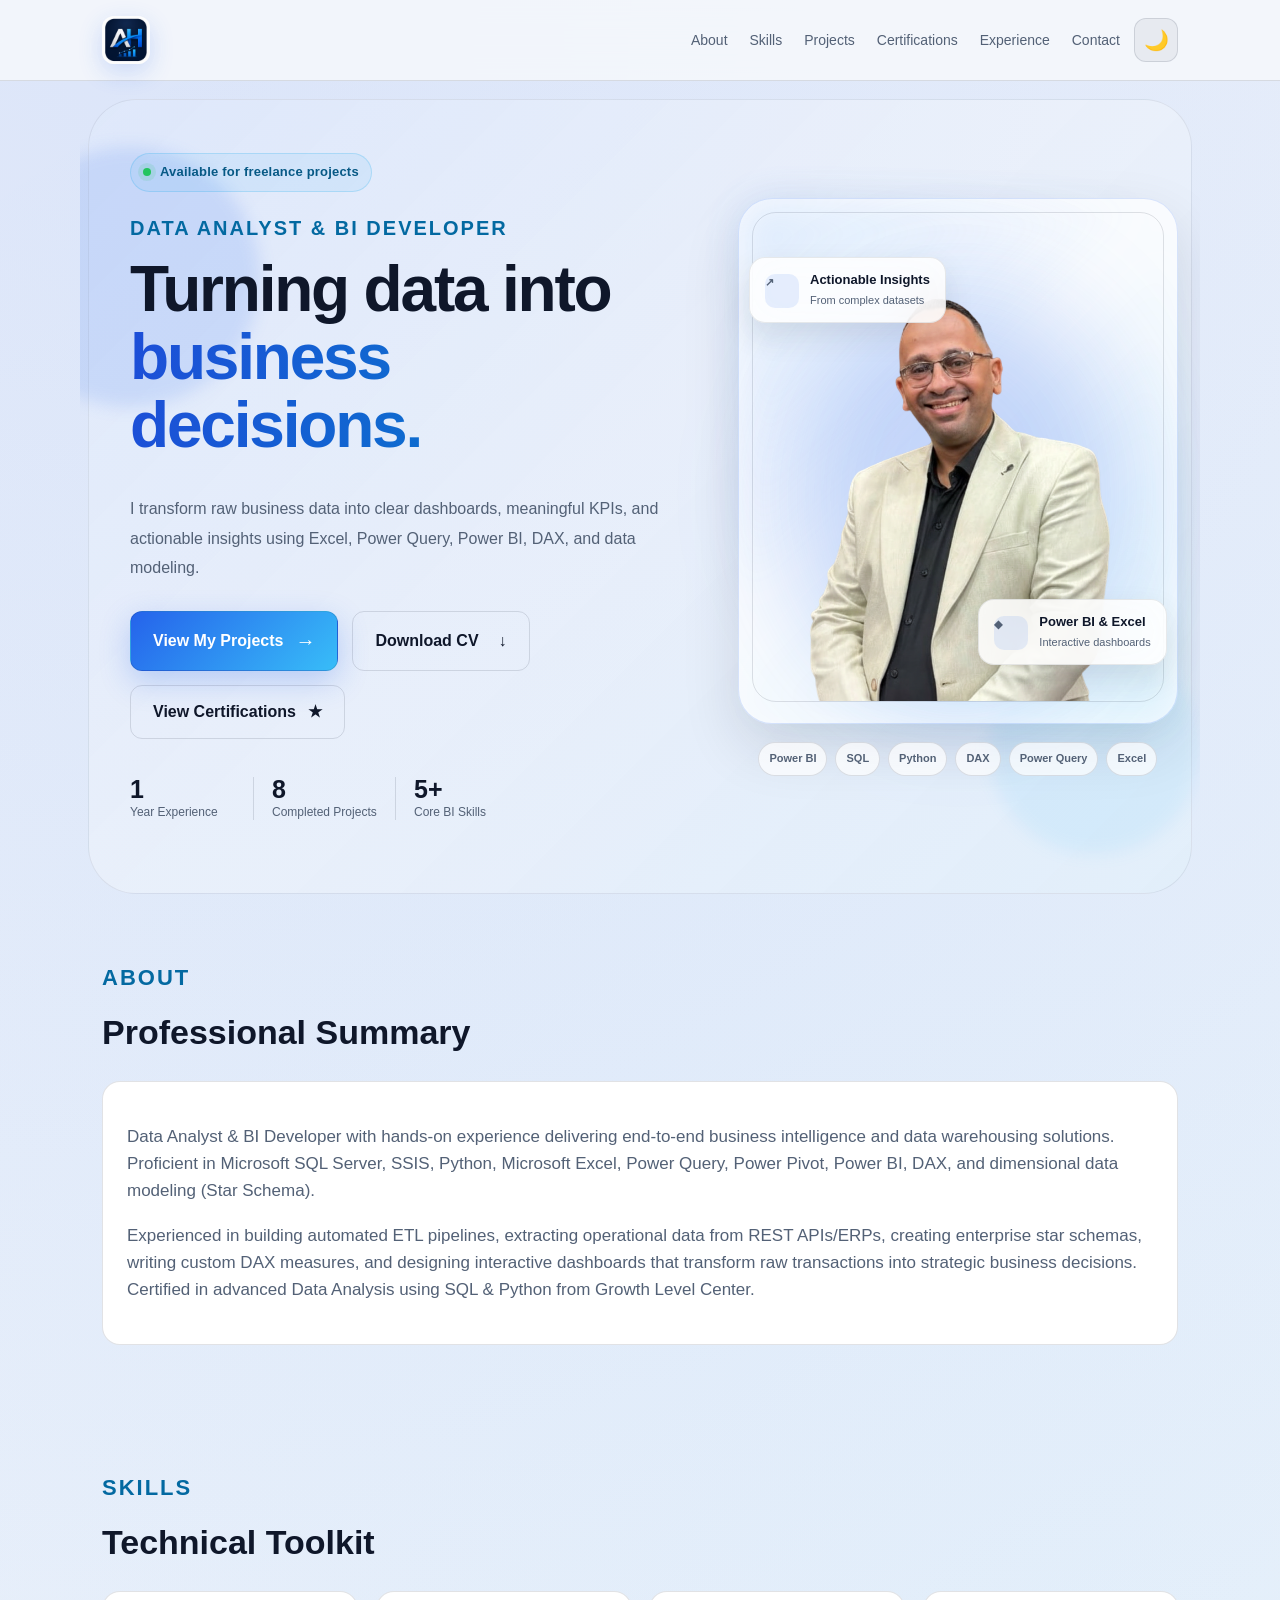
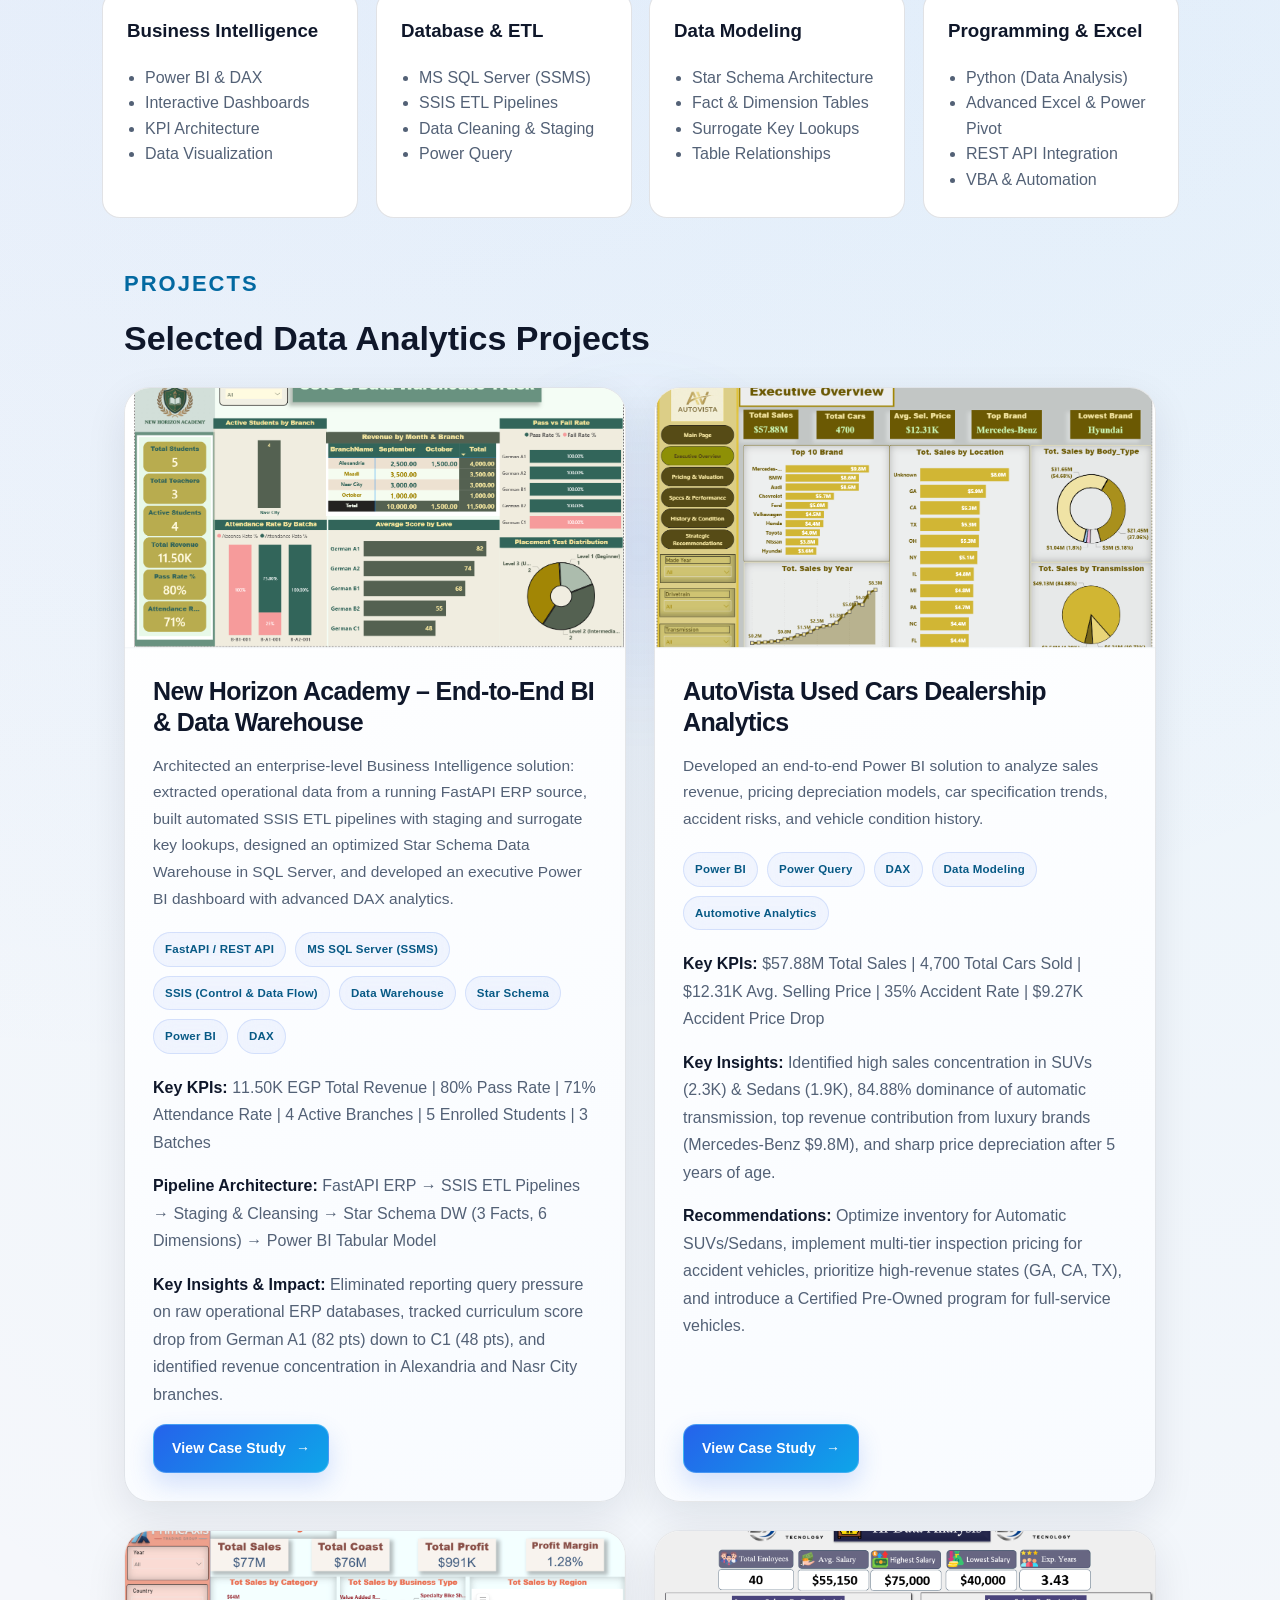
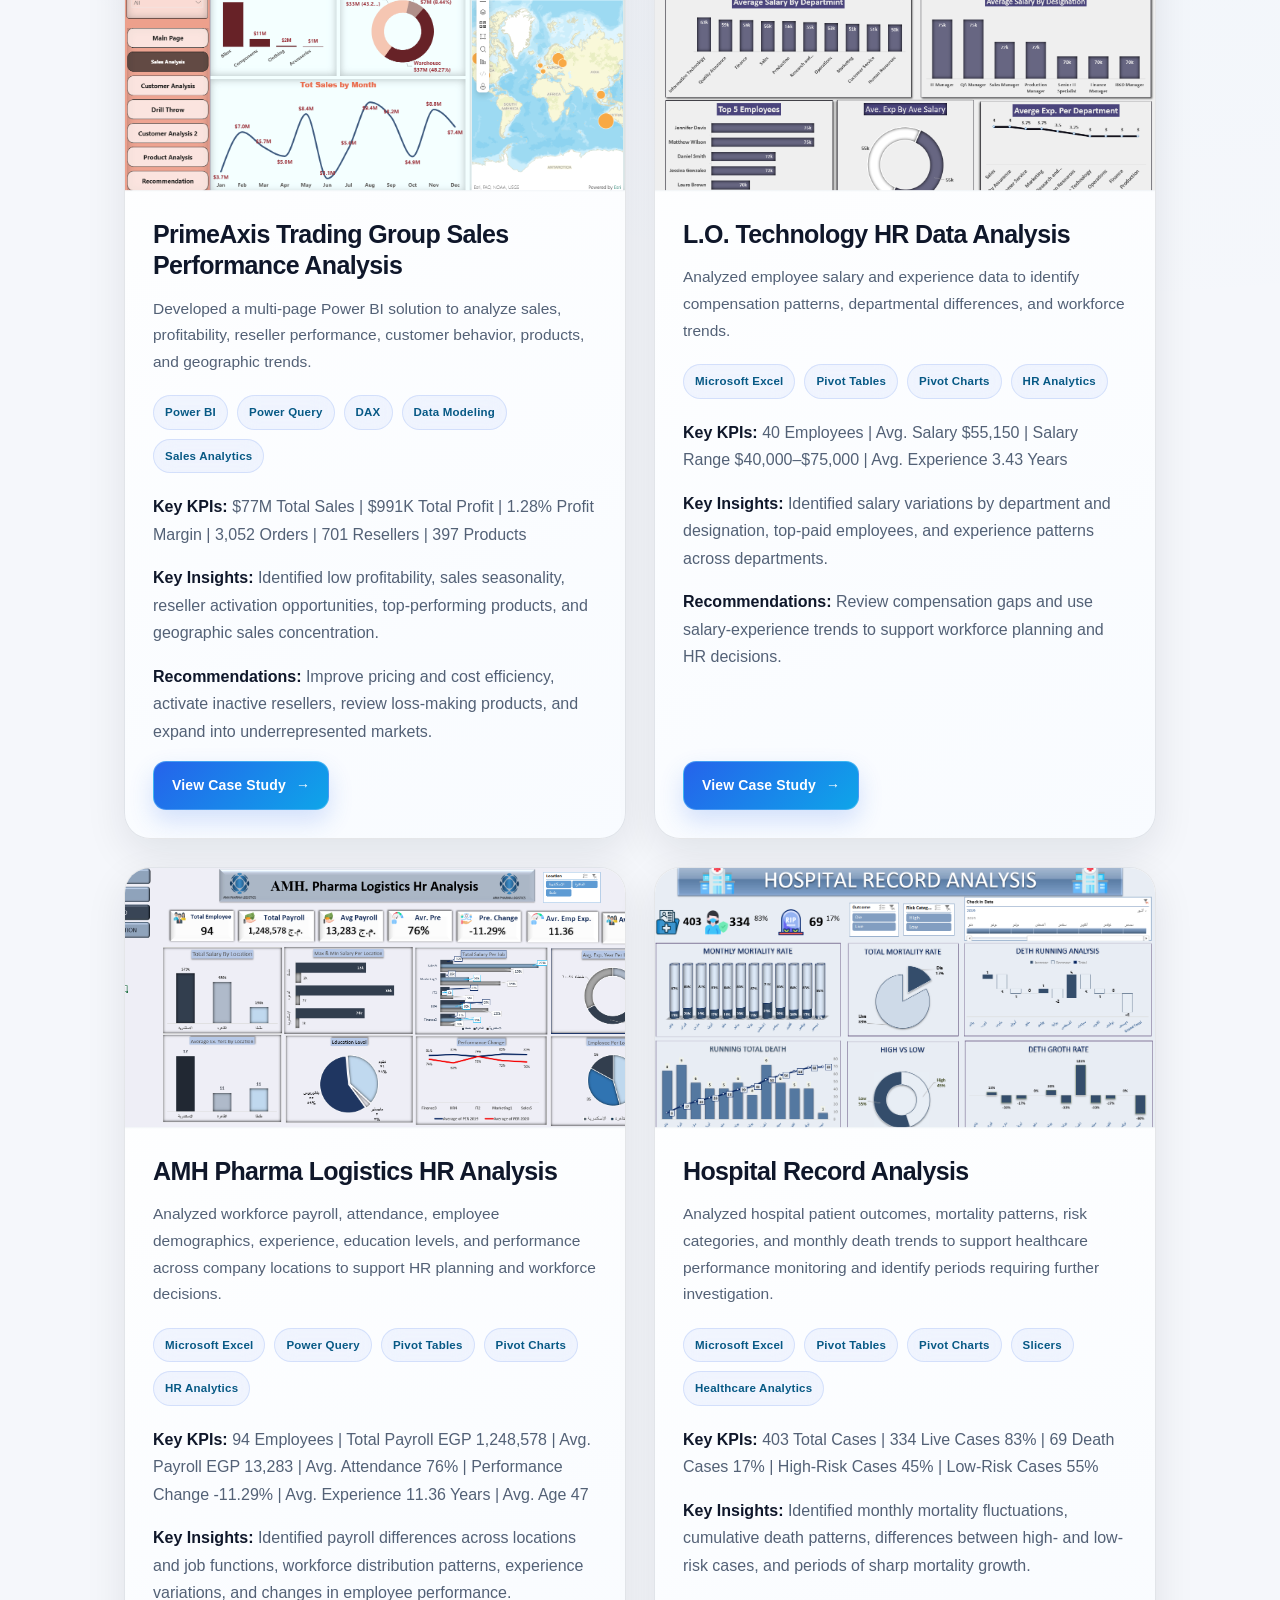
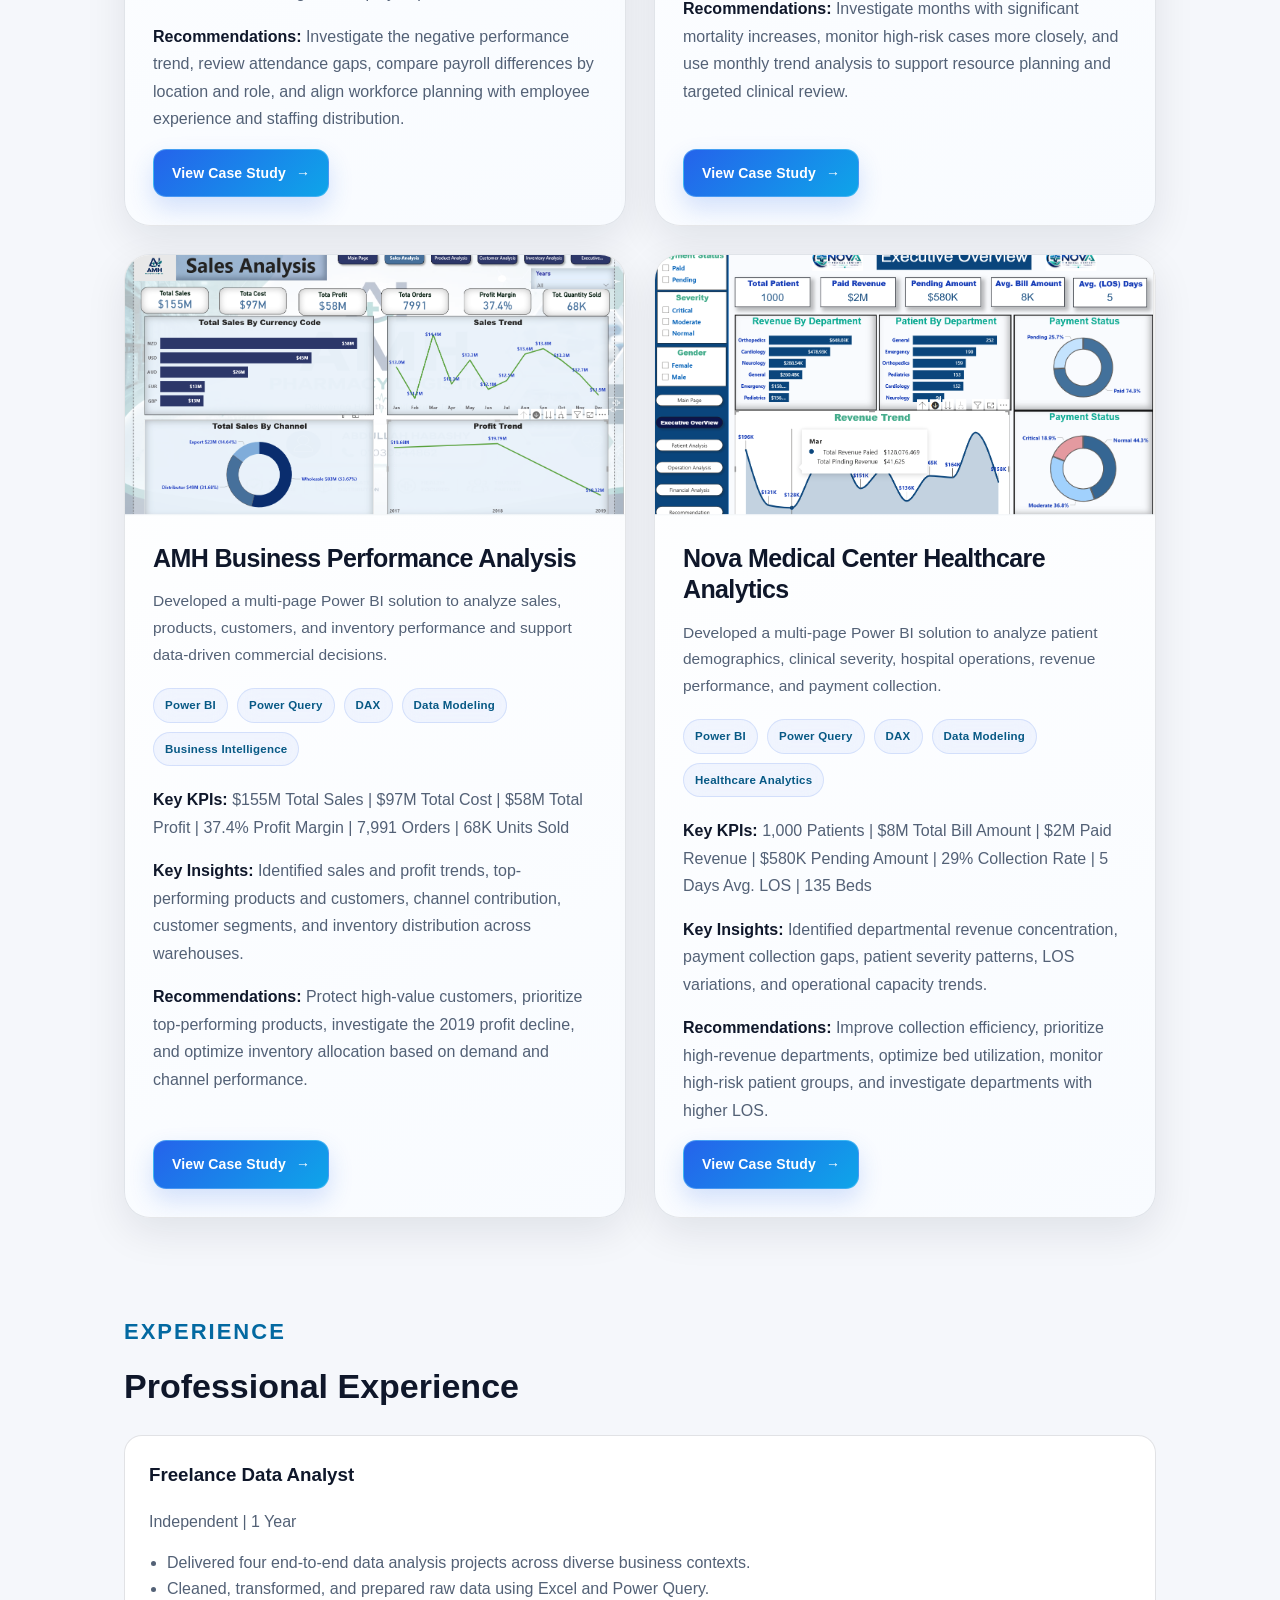
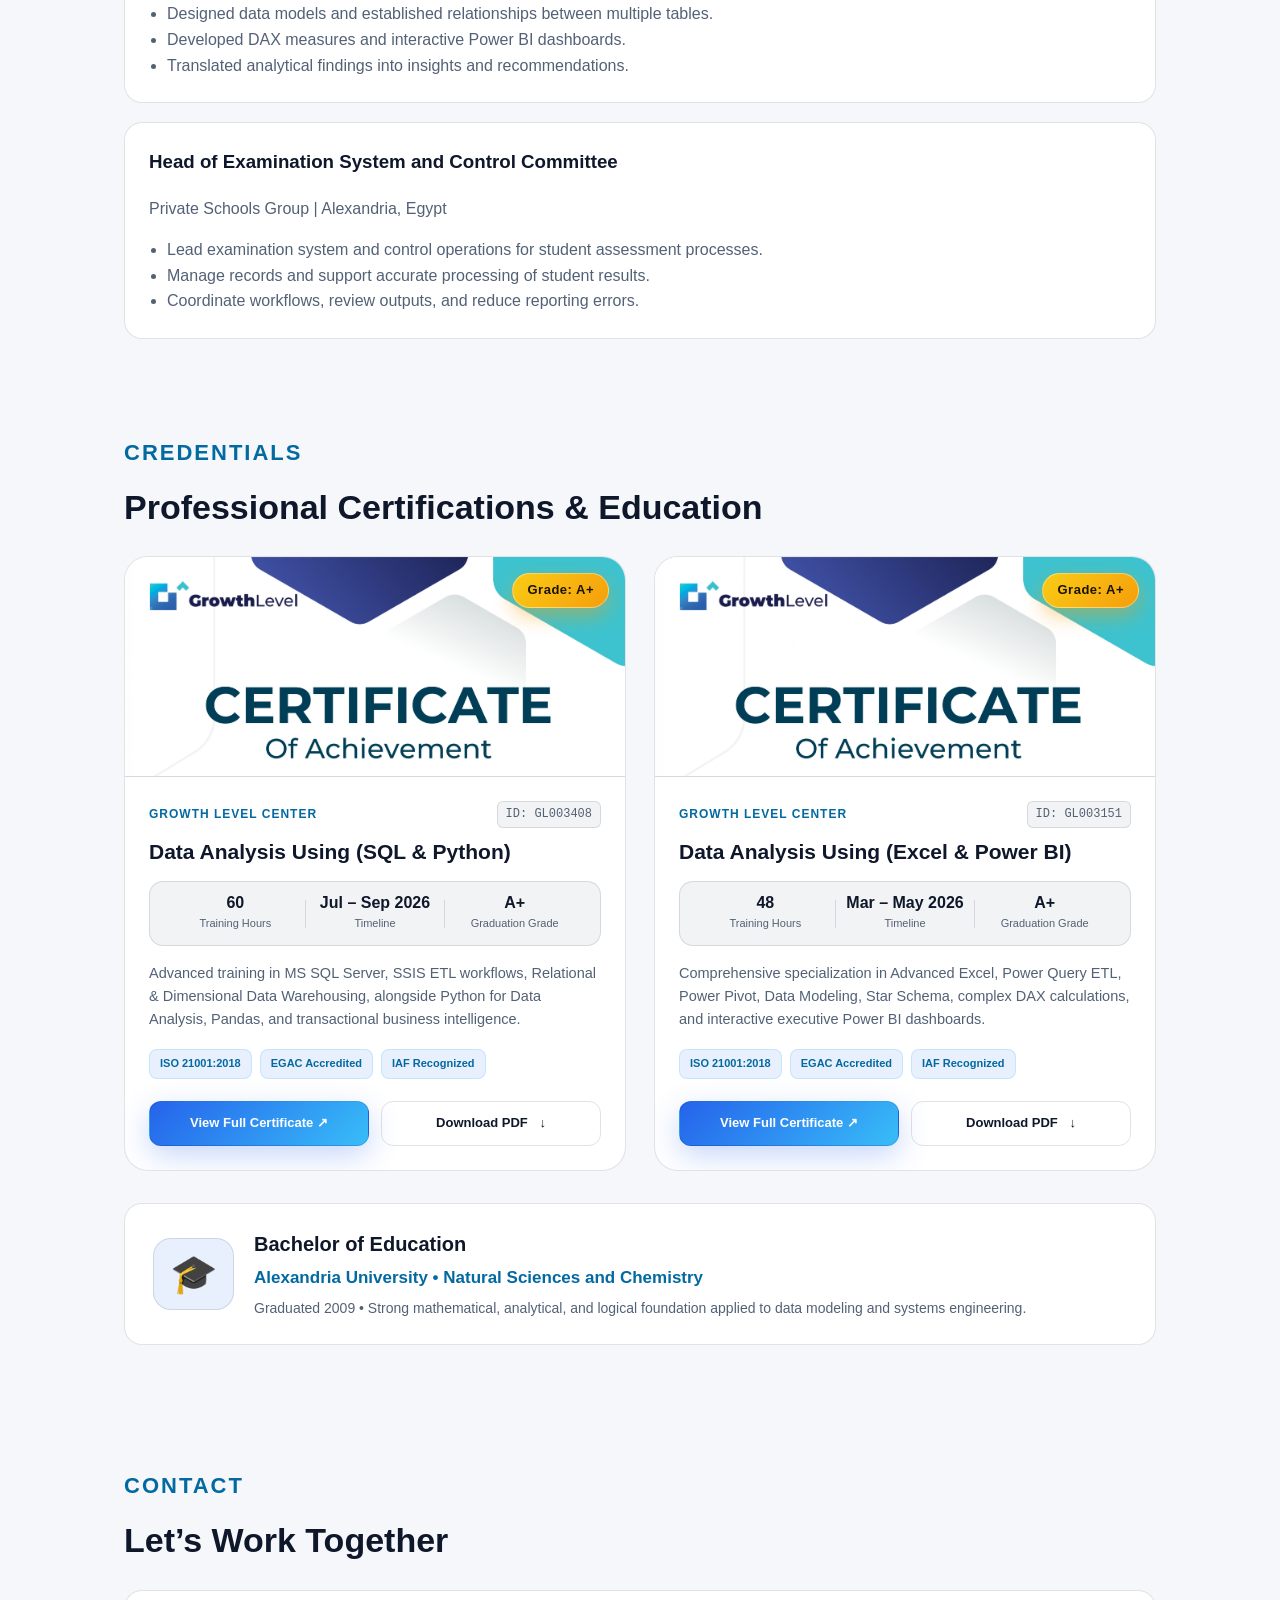
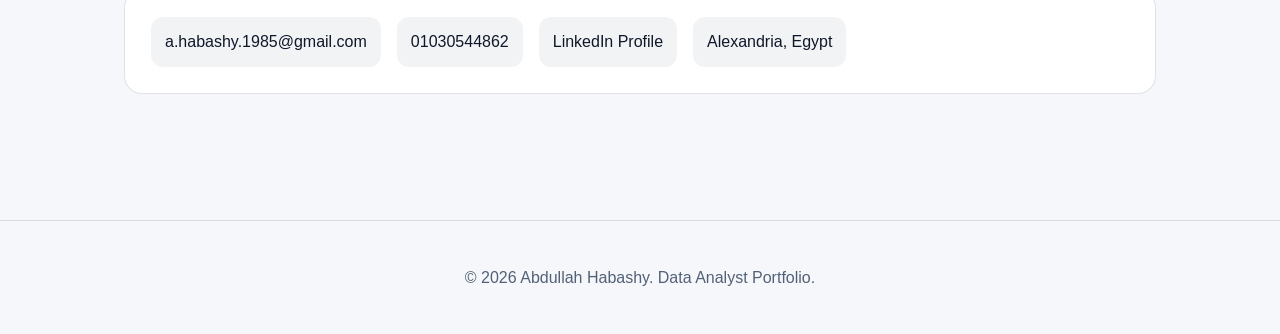
<file: index.html>
<!DOCTYPE html>
<html lang="en">
<head>
    <meta charset="UTF-8" />
    <meta name="viewport" content="width=device-width, initial-scale=1.0" />
    <!-- SEO & Metadata -->
    <title>Abdullah Habashy | Data Analyst &amp; BI Developer</title>
    <meta name="title" content="Abdullah Habashy | Data Analyst &amp; BI Developer" />
    <meta name="description" content="Explore end-to-end Power BI dashboards, SQL Server Data Warehouses, and Excel analytics solutions by Abdullah Habashy." />

    <!-- Open Graph / WhatsApp / LinkedIn / Facebook -->
    <meta property="og:type" content="website" />
    <meta property="og:url" content="https://abdullahhabashy85-creator.github.io/abdullah-portfolio/" />
    <meta property="og:title" content="Abdullah Habashy | Data Analyst &amp; BI Developer" />
    <meta property="og:description" content="Explore end-to-end Power BI dashboards, SQL Server Data Warehouses, and Excel analytics solutions." />
    <meta property="og:image" content="https://abdullahhabashy85-creator.github.io/abdullah-portfolio/profile.png" />
    <meta property="og:image:width" content="1200" />
    <meta property="og:image:height" content="630" />

    <!-- Twitter / X Cards -->
    <meta name="twitter:card" content="summary_large_image" />
    <meta name="twitter:url" content="https://abdullahhabashy85-creator.github.io/abdullah-portfolio/" />
    <meta name="twitter:title" content="Abdullah Habashy | Data Analyst &amp; BI Developer" />
    <meta name="twitter:description" content="Explore end-to-end Power BI dashboards, SQL Server Data Warehouses, and Excel analytics solutions." />
    <meta name="twitter:image" content="https://abdullahhabashy85-creator.github.io/abdullah-portfolio/profile.png" />

    <link rel="stylesheet" href="style.css" />
    <link rel="icon" type="image/png" href="favicon.png">
  </head>
<body>
  <header class="site-header">
    <nav class="nav">
      <a class="logo" href="#home" aria-label="Home">
  <img src="favicon.png" alt="Abdullah Habashy Logo">
</a>
  <div class="nav-links">
        <a href="#about">About</a>
        <a href="#skills">Skills</a>
        <a href="#projects">Projects</a>
        <a href="#certifications">Certifications</a>
        <a href="#experience">Experience</a>
        <a href="#contact">Contact</a>
      </div>
    </nav>
  </header>

  <main>
    <section id="home" class="hero hero-premium">
      <div class="hero-orb hero-orb-one" aria-hidden="true"></div>
      <div class="hero-orb hero-orb-two" aria-hidden="true"></div>

      <div class="hero-content">
        <div class="hero-status">
          <span class="status-dot" aria-hidden="true"></span>
          Available for freelance projects
        </div>

        <p class="eyebrow">Data Analyst &amp; BI Developer</p>
        <h1>
          Turning data into
          <span class="hero-gradient-text">business decisions.</span>
        </h1>

        <p class="hero-text">
          I transform raw business data into clear dashboards, meaningful KPIs,
          and actionable insights using Excel, Power Query, Power BI, DAX,
          and data modeling.
        </p>

        <div class="hero-actions">
          <a class="btn primary hero-primary-btn" href="#projects">
            View My Projects
            <span aria-hidden="true">→</span>
          </a>
          <a class="btn secondary hero-secondary-btn" href="Abdullah_Habashy_Data_Analyst_CV.pdf" download="Abdullah_Habashy_Data_Analyst_CV.pdf">
            Download CV
          </a>
          <a class="btn secondary hero-secondary-btn" href="#certifications">
            View Certifications
            <span aria-hidden="true">★</span>
          </a>
        </div>

        <div class="hero-proof" aria-label="Portfolio highlights">
          <div class="hero-proof-item">
            <strong>1</strong>
            <span>Year Experience</span>
          </div>
          <div class="hero-proof-divider" aria-hidden="true"></div>
          <div class="hero-proof-item">
            <strong id="projects-count">0</strong>
            <span>Completed Projects</span>
          </div>
          <div class="hero-proof-divider" aria-hidden="true"></div>
          <div class="hero-proof-item">
            <strong>5+</strong>
            <span>Core BI Skills</span>
          </div>
        </div>
      </div>

      <div class="hero-card hero-visual">
        <div class="hero-image-shell">
          <div class="hero-image-glow" aria-hidden="true"></div>
          <img src="profile.png" alt="Abdullah Habashy, Data Analyst" class="profile-img" />

          <div class="hero-floating-card hero-floating-card-top">
            <span class="floating-icon" aria-hidden="true">↗</span>
            <div>
              <strong>Actionable Insights</strong>
              <span>From complex datasets</span>
            </div>
          </div>

          <div class="hero-floating-card hero-floating-card-bottom">
            <span class="floating-icon" aria-hidden="true">◆</span>
            <div>
              <strong>Power BI &amp; Excel</strong>
              <span>Interactive dashboards</span>
            </div>
          </div>
        </div>

       <div class="hero-tool-strip" aria-label="Main tools">
          <span>Power BI</span>
          <span>SQL</span>
          <span>Python</span>
          <span>DAX</span>
          <span>Power Query</span>
          <span>Excel</span>
        </div>
      </div>
    </section>

    <section id="about" class="section">
      <div class="section-title">
        <p>About</p>
        <h2>Professional Summary</h2>
      </div>
      <div class="card wide">
        <p>
          Data Analyst &amp; BI Developer with hands-on experience delivering end-to-end business intelligence and data warehousing solutions. Proficient in Microsoft SQL Server, SSIS, Python, Microsoft Excel, Power Query, Power Pivot, Power BI, DAX, and dimensional data modeling (Star Schema).
        </p>
        <p>
          Experienced in building automated ETL pipelines, extracting operational data from REST APIs/ERPs, creating enterprise star schemas, writing custom DAX measures, and designing interactive dashboards that transform raw transactions into strategic business decisions. Certified in advanced Data Analysis using SQL &amp; Python from Growth Level Center.
        </p>
      </div>
    </section>
    
    <section id="skills" class="section">
      <div class="section-title">
        <p>Skills</p>
        <h2>Technical Toolkit</h2>
      </div>

    <div class="grid skills-grid">
        <div class="card">
          <h3>Business Intelligence</h3>
          <ul>
            <li>Power BI &amp; DAX</li>
            <li>Interactive Dashboards</li>
            <li>KPI Architecture</li>
            <li>Data Visualization</li>
          </ul>
        </div>
        <div class="card">
          <h3>Database &amp; ETL</h3>
          <ul>
            <li>MS SQL Server (SSMS)</li>
            <li>SSIS ETL Pipelines</li>
            <li>Data Cleaning &amp; Staging</li>
            <li>Power Query</li>
          </ul>
        </div>
        <div class="card">
          <h3>Data Modeling</h3>
          <ul>
            <li>Star Schema Architecture</li>
            <li>Fact &amp; Dimension Tables</li>
            <li>Surrogate Key Lookups</li>
            <li>Table Relationships</li>
          </ul>
        </div>
        <div class="card">
          <h3>Programming &amp; Excel</h3>
          <ul>
            <li>Python (Data Analysis)</li>
            <li>Advanced Excel &amp; Power Pivot</li>
            <li>REST API Integration</li>
            <li>VBA &amp; Automation</li>
          </ul>
        </div>
      </div>

    <section id="projects" class="section">
      <div class="section-title">
        <p>Projects</p>
        <h2>Selected Data Analytics Projects</h2>
      </div>

      <div class="grid projects-grid">

        <!-- Project 1: New Horizon Academy - End-to-End BI Solution -->
<article class="project-card">
  <img
    class="project-image"
    src="step10-main-dashboard.png"
    alt="New Horizon Academy SSIS & Data Warehouse Analytics Dashboard"
  />

  <div class="project-body">
    <h3>New Horizon Academy – End-to-End BI &amp; Data Warehouse</h3>

    <p>
      Architected an enterprise-level Business Intelligence solution: extracted operational data from a running FastAPI ERP source, built automated SSIS ETL pipelines with staging and surrogate key lookups, designed an optimized Star Schema Data Warehouse in SQL Server, and developed an executive Power BI dashboard with advanced DAX analytics.
    </p>

    <div class="tags">
      <span>FastAPI / REST API</span>
      <span>MS SQL Server (SSMS)</span>
      <span>SSIS (Control &amp; Data Flow)</span>
      <span>Data Warehouse</span>
      <span>Star Schema</span>
      <span>Power BI</span>
      <span>DAX</span>
    </div>

    <p>
      <strong>Key KPIs:</strong>
      11.50K EGP Total Revenue | 80% Pass Rate | 71% Attendance Rate | 4 Active Branches | 5 Enrolled Students | 3 Batches
    </p>

    <p>
      <strong>Pipeline Architecture:</strong>
      FastAPI ERP &rarr; SSIS ETL Pipelines &rarr; Staging &amp; Cleansing &rarr; Star Schema DW (3 Facts, 6 Dimensions) &rarr; Power BI Tabular Model
    </p>

    <p>
      <strong>Key Insights &amp; Impact:</strong>
      Eliminated reporting query pressure on raw operational ERP databases, tracked curriculum score drop from German A1 (82 pts) down to C1 (48 pts), and identified revenue concentration in Alexandria and Nasr City branches.
    </p>

    <a href="project-new-horizon-bi.html" class="project-link">
      View Case Study
    </a>
  </div>
</article>
        <!-- Project 1: AutoVista Dealership Analytics -->
        <article class="project-card">
          <img
            class="project-image"
            src="autovista-executive.png"
            alt="AutoVista Used Cars Dealership Analytics Executive Overview Dashboard"
          />

          <div class="project-body">
            <h3>AutoVista Used Cars Dealership Analytics</h3>

            <p>
              Developed an end-to-end Power BI solution to analyze sales revenue, 
              pricing depreciation models, car specification trends, accident risks, and vehicle condition history.
            </p>

            <div class="tags">
              <span>Power BI</span>
              <span>Power Query</span>
              <span>DAX</span>
              <span>Data Modeling</span>
              <span>Automotive Analytics</span>
            </div>

            <p>
              <strong>Key KPIs:</strong>
              $57.88M Total Sales | 4,700 Total Cars Sold |
              $12.31K Avg. Selling Price | 35% Accident Rate |
              $9.27K Accident Price Drop
            </p>

            <p>
              <strong>Key Insights:</strong>
              Identified high sales concentration in SUVs (2.3K) &amp; Sedans (1.9K), 84.88% dominance of automatic transmission, top revenue contribution from luxury brands (Mercedes-Benz $9.8M), and sharp price depreciation after 5 years of age.
            </p>

            <p>
              <strong>Recommendations:</strong>
              Optimize inventory for Automatic SUVs/Sedans, implement multi-tier inspection pricing for accident vehicles, prioritize high-revenue states (GA, CA, TX), and introduce a Certified Pre-Owned program for full-service vehicles.
            </p>

            <a href="project-autovista-analysis.html" class="project-link">
              View Case Study
            </a>
          </div>
        </article>        <article class="project-card">

  <img
    class="project-image"
    src="primeaxis-sales-analysis.png"
    alt="PrimeAxis Trading Group Sales Performance Dashboard"
  />

  <div class="project-body">

    <h3>PrimeAxis Trading Group Sales Performance Analysis</h3>

    <p>
      Developed a multi-page Power BI solution to analyze
      sales, profitability, reseller performance,
      customer behavior, products, and geographic trends.
    </p>

    <div class="tags">
      <span>Power BI</span>
      <span>Power Query</span>
      <span>DAX</span>
      <span>Data Modeling</span>
      <span>Sales Analytics</span>
    </div>

    <p>
      <strong>Key KPIs:</strong>
      $77M Total Sales | $991K Total Profit |
      1.28% Profit Margin | 3,052 Orders |
      701 Resellers | 397 Products
    </p>

    <p>
      <strong>Key Insights:</strong>
      Identified low profitability, sales seasonality,
      reseller activation opportunities, top-performing products,
      and geographic sales concentration.
    </p>

    <p>
      <strong>Recommendations:</strong>
      Improve pricing and cost efficiency,
      activate inactive resellers,
      review loss-making products,
      and expand into underrepresented markets.
    </p>

    <a
      href="project-primeaxis-sales-performance.html"
      class="project-link"
    >
      View Case Study
    </a>

  </div>

</article>
       <article class="project-card">
  <img
    class="project-image"
    src="lo-technology-hr-dashboard.png"
    alt="L.O. Technology HR Data Analysis Dashboard"
  />

  <div class="project-body">
    <h3>L.O. Technology HR Data Analysis</h3>

    <p>
      Analyzed employee salary and experience data to identify
      compensation patterns, departmental differences, and workforce trends.
    </p>

    <div class="tags">
      <span>Microsoft Excel</span>
      <span>Pivot Tables</span>
      <span>Pivot Charts</span>
      <span>HR Analytics</span>
    </div>

    <p>
      <strong>Key KPIs:</strong>
      40 Employees | Avg. Salary $55,150 |
      Salary Range $40,000–$75,000 |
      Avg. Experience 3.43 Years
    </p>

    <p>
      <strong>Key Insights:</strong>
      Identified salary variations by department and designation,
      top-paid employees, and experience patterns across departments.
    </p>

    <p>
      <strong>Recommendations:</strong>
      Review compensation gaps and use salary-experience trends
      to support workforce planning and HR decisions.
    </p>

    <a href="#" class="project-link">View Case Study</a>
  </div>
</article>

       <article class="project-card">
  <img
    class="project-image"
    src="amh-pharma-hr-dashboard.png"
    alt="AMH Pharma Logistics HR Analysis Dashboard"
  />

  <div class="project-body">
    <h3>AMH Pharma Logistics HR Analysis</h3>

    <p>
      Analyzed workforce payroll, attendance, employee demographics,
      experience, education levels, and performance across company locations
      to support HR planning and workforce decisions.
    </p>

    <div class="tags">
      <span>Microsoft Excel</span>
      <span>Power Query</span>
      <span>Pivot Tables</span>
      <span>Pivot Charts</span>
      <span>HR Analytics</span>
    </div>

    <p>
      <strong>Key KPIs:</strong>
      94 Employees | Total Payroll EGP 1,248,578 |
      Avg. Payroll EGP 13,283 | Avg. Attendance 76% |
      Performance Change -11.29% |
      Avg. Experience 11.36 Years | Avg. Age 47
    </p>

    <p>
      <strong>Key Insights:</strong>
      Identified payroll differences across locations and job functions,
      workforce distribution patterns, experience variations,
      and changes in employee performance.
    </p>

    <p>
      <strong>Recommendations:</strong>
      Investigate the negative performance trend, review attendance gaps,
      compare payroll differences by location and role,
      and align workforce planning with employee experience
      and staffing distribution.
    </p>

    <a href="#" class="project-link">View Case Study</a>
  </div>
</article>

       <article class="project-card">
  <img
    class="project-image"
    src="hospital-record-analysis-dashboard.png"
    alt="Hospital Record Analysis Dashboard"
  />

  <div class="project-body">
    <h3>Hospital Record Analysis</h3>

    <p>
      Analyzed hospital patient outcomes, mortality patterns,
      risk categories, and monthly death trends to support
      healthcare performance monitoring and identify periods
      requiring further investigation.
    </p>

    <div class="tags">
      <span>Microsoft Excel</span>
      <span>Pivot Tables</span>
      <span>Pivot Charts</span>
      <span>Slicers</span>
      <span>Healthcare Analytics</span>
    </div>

    <p>
      <strong>Key KPIs:</strong>
      403 Total Cases | 334 Live Cases 83% |
      69 Death Cases 17% |
      High-Risk Cases 45% |
      Low-Risk Cases 55%
    </p>

    <p>
      <strong>Key Insights:</strong>
      Identified monthly mortality fluctuations,
      cumulative death patterns, differences between
      high- and low-risk cases, and periods of sharp
      mortality growth.
    </p>

    <p>
      <strong>Recommendations:</strong>
      Investigate months with significant mortality increases,
      monitor high-risk cases more closely,
      and use monthly trend analysis to support
      resource planning and targeted clinical review.
    </p>

    <a href="project-hospital-record-analysis.html" class="project-link">
  View Case Study
</a>
  </div>
</article>

        <article class="project-card">
  <img
    class="project-image"
    src="amh-business-sales-dashboard.png"
    alt="AMH Business Performance Analysis Power BI Dashboard"
  />

  <div class="project-body">
    <h3>AMH Business Performance Analysis</h3>

    <p>
      Developed a multi-page Power BI solution to analyze
      sales, products, customers, and inventory performance
      and support data-driven commercial decisions.
    </p>

    <div class="tags">
      <span>Power BI</span>
      <span>Power Query</span>
      <span>DAX</span>
      <span>Data Modeling</span>
      <span>Business Intelligence</span>
    </div>

    <p>
      <strong>Key KPIs:</strong>
      $155M Total Sales | $97M Total Cost |
      $58M Total Profit | 37.4% Profit Margin |
      7,991 Orders | 68K Units Sold
    </p>

    <p>
      <strong>Key Insights:</strong>
      Identified sales and profit trends, top-performing products
      and customers, channel contribution, customer segments,
      and inventory distribution across warehouses.
    </p>

    <p>
      <strong>Recommendations:</strong>
      Protect high-value customers, prioritize top-performing products,
      investigate the 2019 profit decline, and optimize inventory
      allocation based on demand and channel performance.
    </p>

    <a href="project-amh-business-performance.html" class="project-link">
  View Case Study
</a>
  </div>
</article>
        <article class="project-card">
  <img
    class="project-image"
    src="nova-medical-center-dashboard.png"
    alt="Nova Medical Center Healthcare Analytics Power BI Dashboard"
  />

  <div class="project-body">
    <h3>Nova Medical Center Healthcare Analytics</h3>

    <p>
      Developed a multi-page Power BI solution to analyze
      patient demographics, clinical severity, hospital operations,
      revenue performance, and payment collection.
    </p>

    <div class="tags">
      <span>Power BI</span>
      <span>Power Query</span>
      <span>DAX</span>
      <span>Data Modeling</span>
      <span>Healthcare Analytics</span>
    </div>

    <p>
      <strong>Key KPIs:</strong>
      1,000 Patients | $8M Total Bill Amount |
      $2M Paid Revenue | $580K Pending Amount |
      29% Collection Rate | 5 Days Avg. LOS |
      135 Beds
    </p>

    <p>
      <strong>Key Insights:</strong>
      Identified departmental revenue concentration,
      payment collection gaps, patient severity patterns,
      LOS variations, and operational capacity trends.
    </p>

    <p>
      <strong>Recommendations:</strong>
      Improve collection efficiency, prioritize high-revenue departments,
      optimize bed utilization, monitor high-risk patient groups,
      and investigate departments with higher LOS.
    </p>

   <a href="project-nova-medical.html" class="project-link">
  View Case Study
</a>
  </div>
</article>
        
      </div>
    </section>

    <section id="experience" class="section">
      <div class="section-title">
        <p>Experience</p>
        <h2>Professional Experience</h2>
      </div>

      <div class="timeline">
        <div class="timeline-item">
          <h3>Freelance Data Analyst</h3>
          <p class="muted">Independent | 1 Year</p>
          <ul>
            <li>Delivered four end-to-end data analysis projects across diverse business contexts.</li>
            <li>Cleaned, transformed, and prepared raw data using Excel and Power Query.</li>
            <li>Designed data models and established relationships between multiple tables.</li>
            <li>Developed DAX measures and interactive Power BI dashboards.</li>
            <li>Translated analytical findings into insights and recommendations.</li>
          </ul>
        </div>

        <div class="timeline-item">
          <h3>Head of Examination System and Control Committee</h3>
          <p class="muted">Private Schools Group | Alexandria, Egypt</p>
          <ul>
            <li>Lead examination system and control operations for student assessment processes.</li>
            <li>Manage records and support accurate processing of student results.</li>
            <li>Coordinate workflows, review outputs, and reduce reporting errors.</li>
          </ul>
        </div>
      </div>
    </section>

   <!-- Certifications & Education Section -->
    <section id="certifications" class="section">
      <div class="section-title">
        <p>Credentials</p>
        <h2>Professional Certifications &amp; Education</h2>
      </div>

      <!-- Diplomas Grid -->
      <div class="grid two-col cert-grid">
        <!-- Certification 1: SQL & Python -->
        <article class="card cert-card">
          <div class="cert-badge">Grade: A+</div>
          
          <div class="cert-image-shell">
            <img 
              src="cert-sql-python.png" 
              alt="Data Analysis Using SQL &amp; Python Certificate" 
              class="cert-preview-img"
            />
          </div>

          <div class="cert-body">
            <div class="cert-meta">
              <span class="cert-issuer">Growth Level Center</span>
              <span class="cert-id">ID: GL003408</span>
            </div>

            <h3 class="cert-title">Data Analysis Using (SQL &amp; Python)</h3>

            <div class="cert-specs">
              <div class="spec-item">
                <strong>60</strong>
                <span>Training Hours</span>
              </div>
              <div class="spec-divider"></div>
              <div class="spec-item">
                <strong>Jul &ndash; Sep 2026</strong>
                <span>Timeline</span>
              </div>
              <div class="spec-divider"></div>
              <div class="spec-item">
                <strong>A+</strong>
                <span>Graduation Grade</span>
              </div>
            </div>

            <p class="cert-desc">
              Advanced training in MS SQL Server, SSIS ETL workflows, Relational &amp; Dimensional Data Warehousing, alongside Python for Data Analysis, Pandas, and transactional business intelligence.
            </p>

            <div class="cert-accreditations">
              <span>ISO 21001:2018</span>
              <span>EGAC Accredited</span>
              <span>IAF Recognized</span>
            </div>

            <div class="cert-actions">
              <a href="cert-sql-python.png" target="_blank" class="btn primary cert-btn">
                <span>View Full Certificate</span>
                <span aria-hidden="true">&nearr;</span>
              </a>
              <a href="Abdullah Mohamad Habashy - SQL - PYTHON.pdf" download class="btn secondary cert-btn">
                <span>Download PDF</span>
              </a>
            </div>
          </div>
        </article>

        <!-- Certification 2: Excel & Power BI -->
        <article class="card cert-card">
          <div class="cert-badge">Grade: A+</div>

          <div class="cert-image-shell">
            <img 
              src="cert-excel-powerbi.png" 
              alt="Data Analysis Using Excel &amp; Power BI Certificate" 
              class="cert-preview-img"
            />
          </div>

          <div class="cert-body">
            <div class="cert-meta">
              <span class="cert-issuer">Growth Level Center</span>
              <span class="cert-id">ID: GL003151</span>
            </div>

            <h3 class="cert-title">Data Analysis Using (Excel &amp; Power BI)</h3>

            <div class="cert-specs">
              <div class="spec-item">
                <strong>48</strong>
                <span>Training Hours</span>
              </div>
              <div class="spec-divider"></div>
              <div class="spec-item">
                <strong>Mar &ndash; May 2026</strong>
                <span>Timeline</span>
              </div>
              <div class="spec-divider"></div>
              <div class="spec-item">
                <strong>A+</strong>
                <span>Graduation Grade</span>
              </div>
            </div>

            <p class="cert-desc">
              Comprehensive specialization in Advanced Excel, Power Query ETL, Power Pivot, Data Modeling, Star Schema, complex DAX calculations, and interactive executive Power BI dashboards.
            </p>

            <div class="cert-accreditations">
              <span>ISO 21001:2018</span>
              <span>EGAC Accredited</span>
              <span>IAF Recognized</span>
            </div>

            <div class="cert-actions">
              <a href="cert-excel-powerbi.png" target="_blank" class="btn primary cert-btn">
                <span>View Full Certificate</span>
                <span aria-hidden="true">&nearr;</span>
              </a>
              <a href="Abdullah Mohamed Habashy Zaki Excel - Power bi.pdf" download class="btn secondary cert-btn">
                <span>Download PDF</span>
              </a>
            </div>
          </div>
        </article>
      </div>

      <!-- Formal Academic Education Row -->
      <div class="card wide academic-card" style="margin-top: 32px;">
        <div class="academic-icon" aria-hidden="true">&#127891;</div>
        <div>
          <h3 style="margin: 0 0 4px; font-size: 20px;">Bachelor of Education</h3>
          <p style="margin: 0; color: var(--accent-2); font-weight: 700;">Alexandria University &bull; Natural Sciences and Chemistry</p>
          <p style="margin: 6px 0 0; color: var(--muted); font-size: 14px;">Graduated 2009 &bull; Strong mathematical, analytical, and logical foundation applied to data modeling and systems engineering.</p>
        </div>
      </div>
    </section>

    <section id="contact" class="section contact-section">
      <div class="section-title">
        <p>Contact</p>
        <h2>Let’s Work Together</h2>
      </div>

      <div class="contact-card">
        <a href="mailto:a.habashy.1985@gmail.com">a.habashy.1985@gmail.com</a>
        <a href="tel:01030544862">01030544862</a>
        <a href="https://www.linkedin.com/in/abdullah-habashy-0a3ab7418/" target="_blank">LinkedIn Profile</a>
        <p>Alexandria, Egypt</p>
      </div>
    </section>
  </main>

  <footer>
    <p>© 2026 Abdullah Habashy. Data Analyst Portfolio.</p>
  </footer>

  <script src="script.js"></script>
    <script>
      const shareBtn = document.getElementById('share-portfolio-btn');
      if (shareBtn) {
        shareBtn.addEventListener('click', async () => {
          const shareData = {
            title: 'Abdullah Habashy | Data Analyst & BI Developer',
            text: 'Check out the data analytics and BI portfolio of Abdullah Habashy:',
            url: window.location.href,
          };

          if (navigator.share) {
            try {
              await navigator.share(shareData);
            } catch (err) {
              // إلغاء المشاركة
            }
          } else {
            navigator.clipboard.writeText(window.location.href).then(() => {
              const originalText = shareBtn.innerHTML;
              shareBtn.innerHTML = '<span>Link Copied! &#10003;</span>';
              setTimeout(() => {
                shareBtn.innerHTML = originalText;
              }, 2000);
            });
          }
        });
      }
    </script>
  </body>
</html>
    
</body>
</html>
</file>
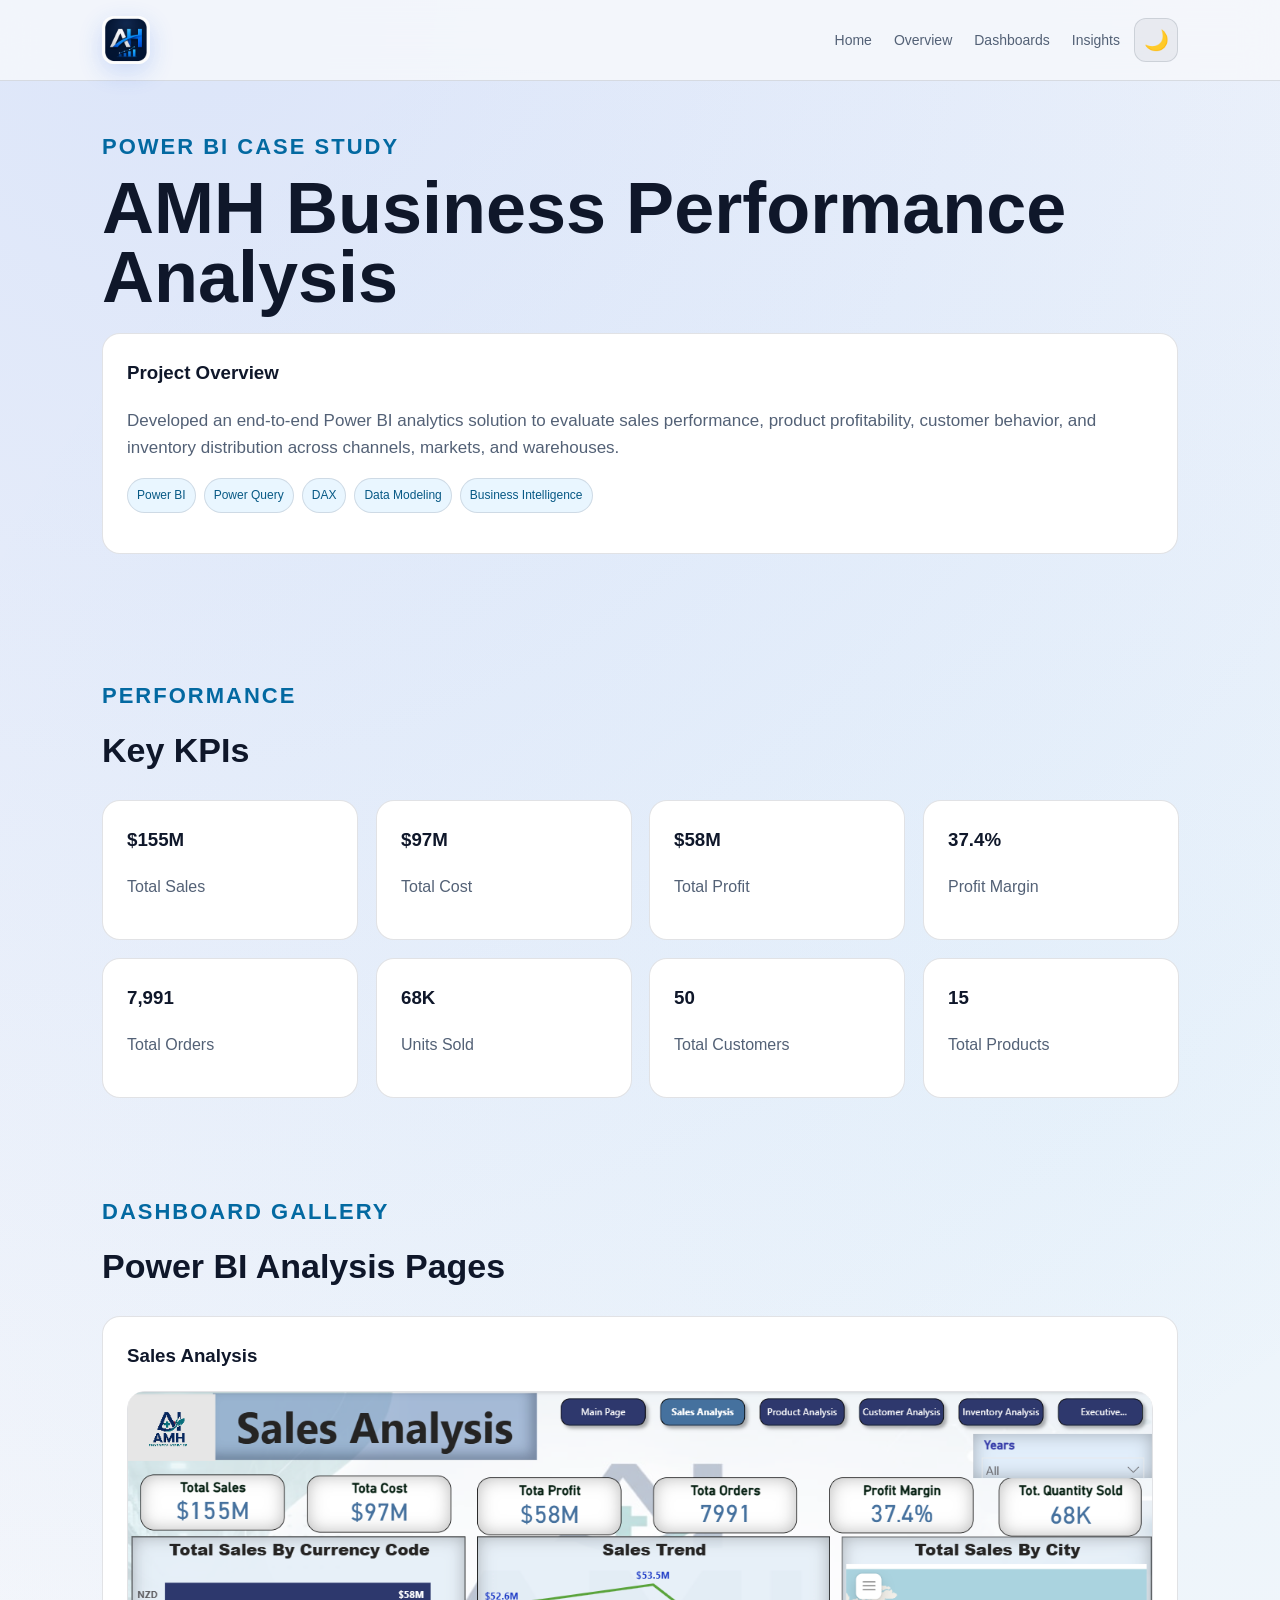
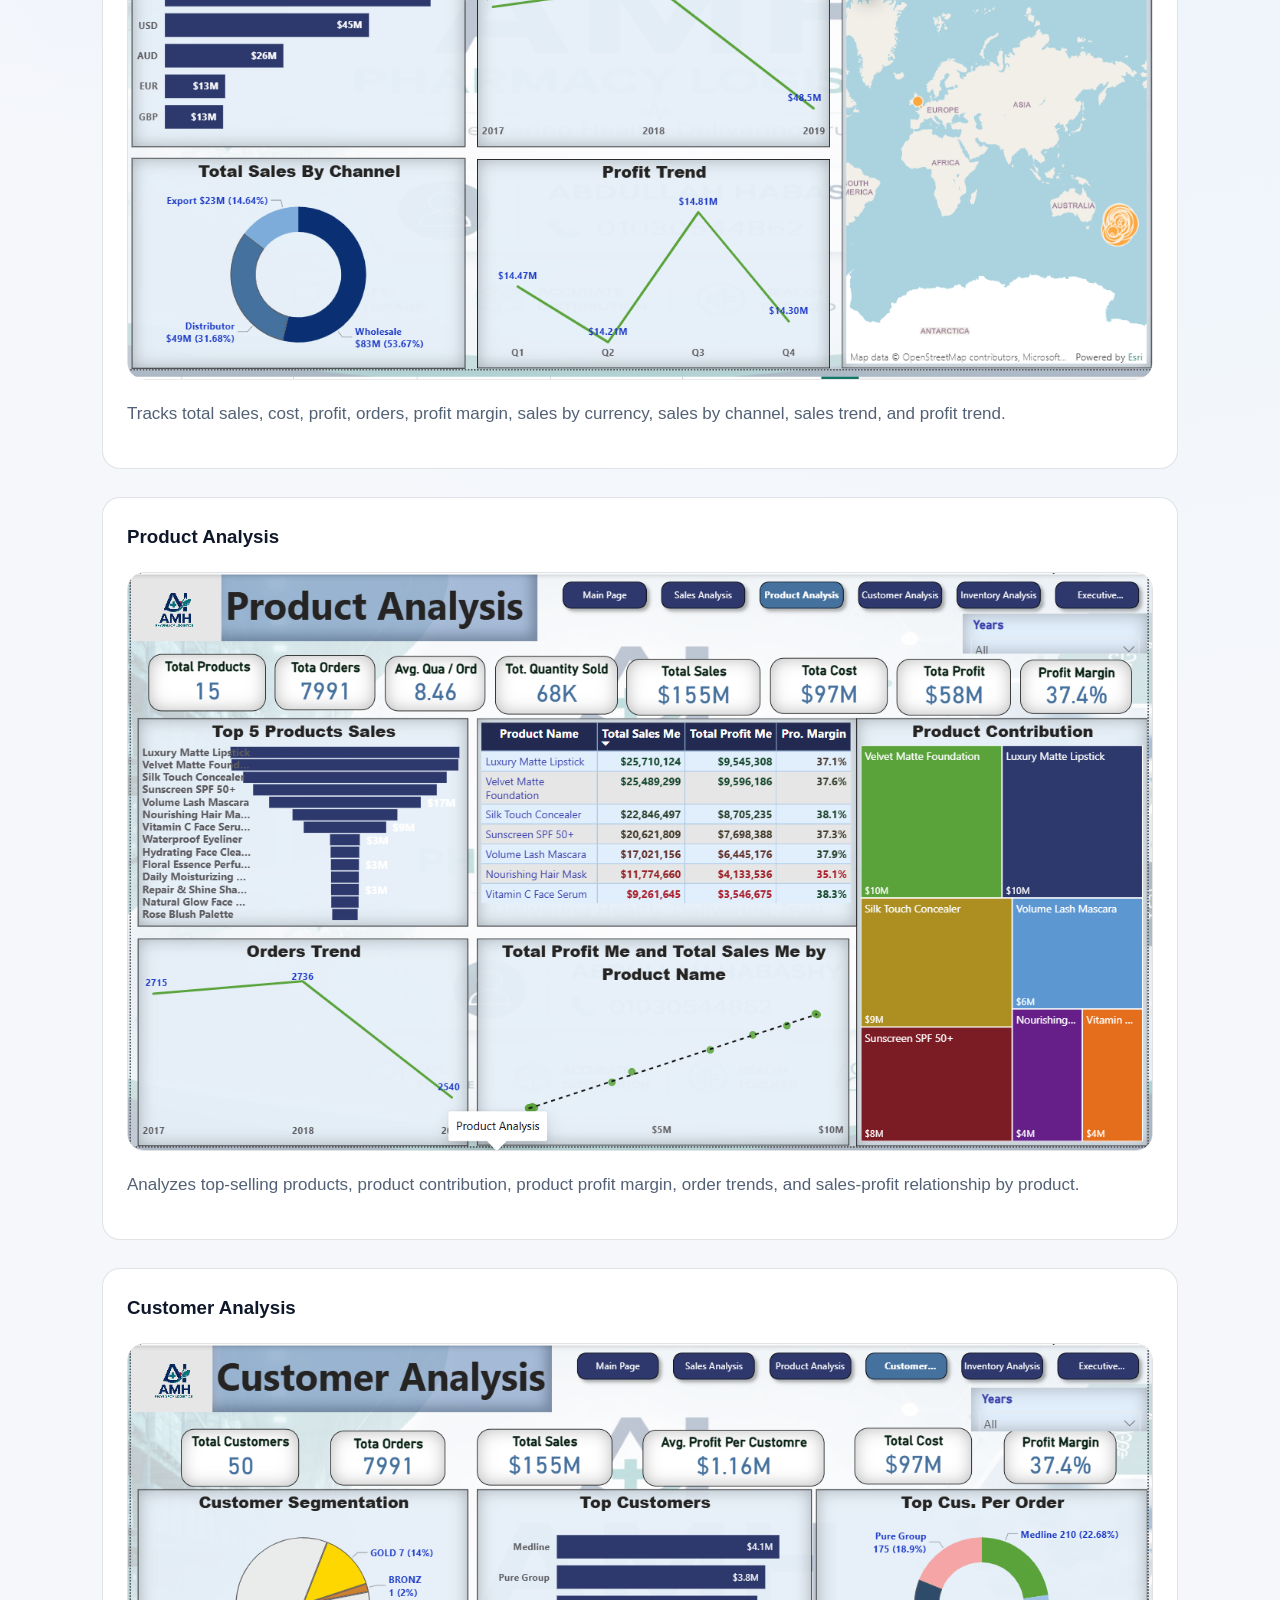
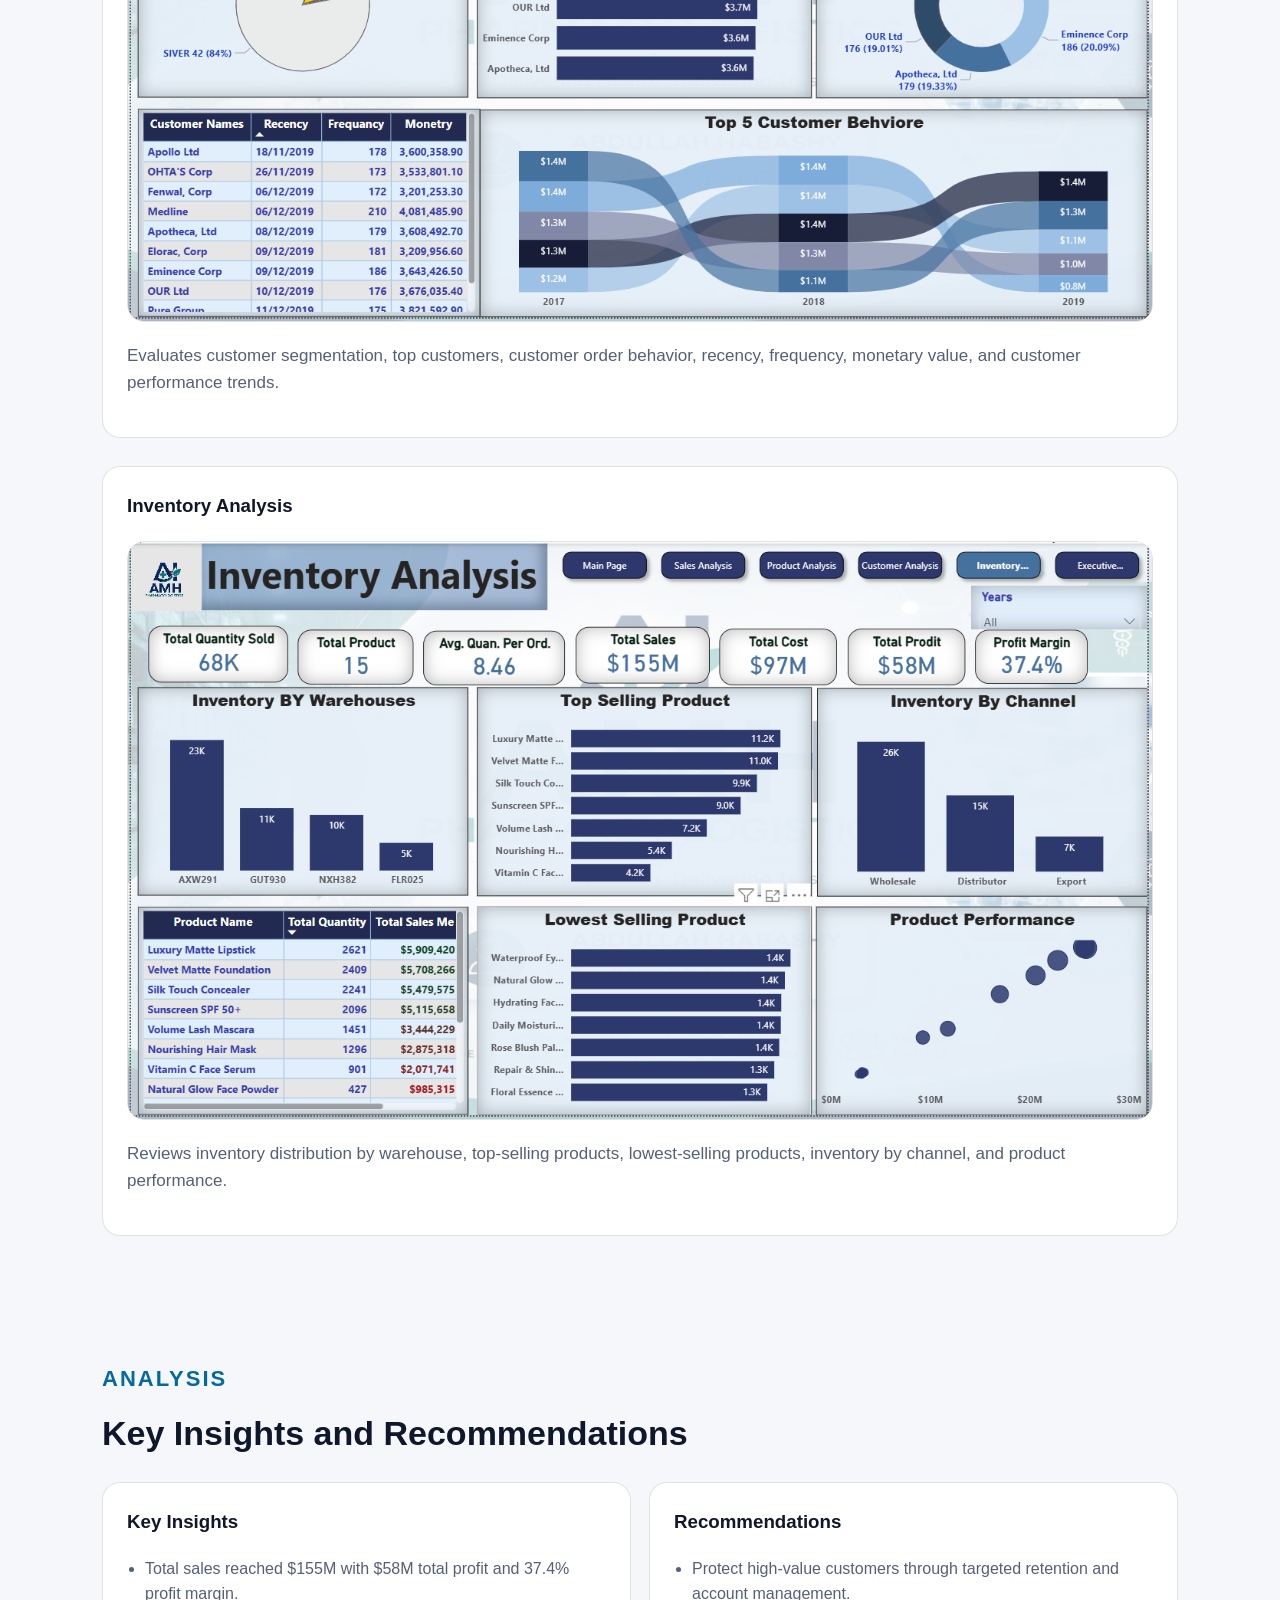
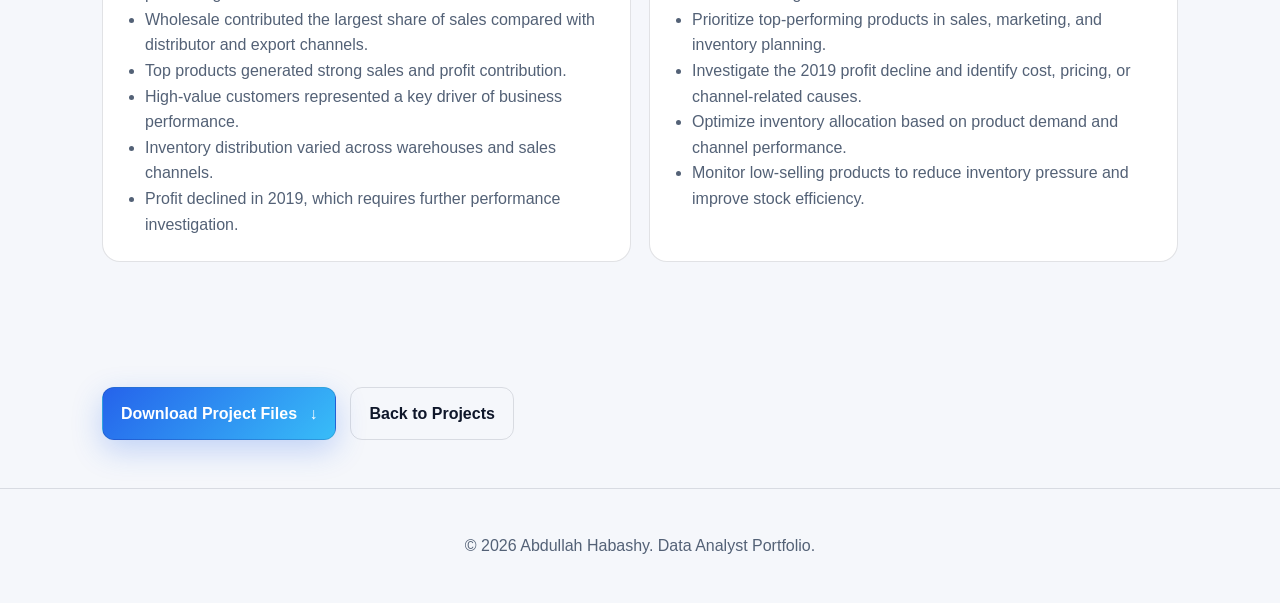
<file: project-amh-business-performance.html>
<!DOCTYPE html>
<html lang="en">
<head>
  <meta charset="UTF-8" />
  <meta name="viewport" content="width=device-width, initial-scale=1.0" />

  <title>AMH Business Performance Analysis | Abdullah Habashy</title>

  <meta
    name="description"
    content="AMH Business Performance Analysis Power BI case study by Abdullah Habashy."
  />

  <link rel="icon" type="image/png" href="favicon.png" />
  <link rel="stylesheet" href="style.css" />
</head>

<body>

  <header class="site-header">
    <nav class="nav">

      <a class="logo" href="index.html" aria-label="Home">
        <img src="favicon.png" alt="Abdullah Habashy Logo" />
      </a>

      <div class="nav-links">
        <a href="index.html">Home</a>
        <a href="#overview">Overview</a>
        <a href="#dashboards">Dashboards</a>
        <a href="#insights">Insights</a>
      </div>

    </nav>
  </header>


  <main>

    <section class="section" id="overview">
      <div class="section-title">
        <p>Power BI Case Study</p>
        <h1>AMH Business Performance Analysis</h1>
      </div>

      <div class="card wide">
        <h3>Project Overview</h3>

        <p>
          Developed an end-to-end Power BI analytics solution
          to evaluate sales performance, product profitability,
          customer behavior, and inventory distribution across
          channels, markets, and warehouses.
        </p>

        <div class="tags">
          <span>Power BI</span>
          <span>Power Query</span>
          <span>DAX</span>
          <span>Data Modeling</span>
          <span>Business Intelligence</span>
        </div>
      </div>
    </section>


    <section class="section">
      <div class="section-title">
        <p>Performance</p>
        <h2>Key KPIs</h2>
      </div>

      <div class="grid skills-grid">
        <div class="card">
          <h3>$155M</h3>
          <p>Total Sales</p>
        </div>

        <div class="card">
          <h3>$97M</h3>
          <p>Total Cost</p>
        </div>

        <div class="card">
          <h3>$58M</h3>
          <p>Total Profit</p>
        </div>

        <div class="card">
          <h3>37.4%</h3>
          <p>Profit Margin</p>
        </div>

        <div class="card">
          <h3>7,991</h3>
          <p>Total Orders</p>
        </div>

        <div class="card">
          <h3>68K</h3>
          <p>Units Sold</p>
        </div>

        <div class="card">
          <h3>50</h3>
          <p>Total Customers</p>
        </div>

        <div class="card">
          <h3>15</h3>
          <p>Total Products</p>
        </div>
      </div>
    </section>


    <section class="section" id="dashboards">
      <div class="section-title">
        <p>Dashboard Gallery</p>
        <h2>Power BI Analysis Pages</h2>
      </div>

      <div class="card wide">
        <h3>Sales Analysis</h3>

        <img
          class="case-study-image"
          src="amh-sales-analysis.png"
          alt="AMH Sales Analysis Dashboard"
        />

        <p>
          Tracks total sales, cost, profit, orders, profit margin,
          sales by currency, sales by channel, sales trend,
          and profit trend.
        </p>
      </div>


      <div class="card wide">
        <h3>Product Analysis</h3>

        <img
          class="case-study-image"
          src="amh-product-analysis.png"
          alt="AMH Product Analysis Dashboard"
        />

        <p>
          Analyzes top-selling products, product contribution,
          product profit margin, order trends, and sales-profit
          relationship by product.
        </p>
      </div>


      <div class="card wide">
        <h3>Customer Analysis</h3>

        <img
          class="case-study-image"
          src="amh-customer-analysis.png"
          alt="AMH Customer Analysis Dashboard"
        />

        <p>
          Evaluates customer segmentation, top customers,
          customer order behavior, recency, frequency,
          monetary value, and customer performance trends.
        </p>
      </div>


      <div class="card wide">
        <h3>Inventory Analysis</h3>

        <img
          class="case-study-image"
          src="amh-inventory-analysis.png"
          alt="AMH Inventory Analysis Dashboard"
        />

        <p>
          Reviews inventory distribution by warehouse,
          top-selling products, lowest-selling products,
          inventory by channel, and product performance.
        </p>
      </div>
    </section>


    <section class="section" id="insights">
      <div class="section-title">
        <p>Analysis</p>
        <h2>Key Insights and Recommendations</h2>
      </div>

      <div class="grid two-col">

        <div class="card">
          <h3>Key Insights</h3>

          <ul>
            <li>
              Total sales reached $155M with $58M total profit
              and 37.4% profit margin.
            </li>

            <li>
              Wholesale contributed the largest share of sales
              compared with distributor and export channels.
            </li>

            <li>
              Top products generated strong sales and profit
              contribution.
            </li>

            <li>
              High-value customers represented a key driver
              of business performance.
            </li>

            <li>
              Inventory distribution varied across warehouses
              and sales channels.
            </li>

            <li>
              Profit declined in 2019, which requires further
              performance investigation.
            </li>
          </ul>
        </div>


        <div class="card">
          <h3>Recommendations</h3>

          <ul>
            <li>
              Protect high-value customers through targeted
              retention and account management.
            </li>

            <li>
              Prioritize top-performing products in sales,
              marketing, and inventory planning.
            </li>

            <li>
              Investigate the 2019 profit decline and identify
              cost, pricing, or channel-related causes.
            </li>

            <li>
              Optimize inventory allocation based on product
              demand and channel performance.
            </li>

            <li>
              Monitor low-selling products to reduce inventory
              pressure and improve stock efficiency.
            </li>
          </ul>
        </div>

      </div>
    </section>


    <section class="section">
      <div class="hero-actions">

        <a
          class="btn primary"
          href="projects/amh-business/AMH-Business-Performance-Project.zip"
          download
        >
          Download Project Files
        </a>

        <a
          class="btn secondary"
          href="index.html#projects"
        >
          Back to Projects
        </a>

      </div>
    </section>

  </main>


  <footer>
    <p>
      © 2026 Abdullah Habashy. Data Analyst Portfolio.
    </p>
  </footer>

   <script src="script.js"></script>
</body>
</html>
</file>
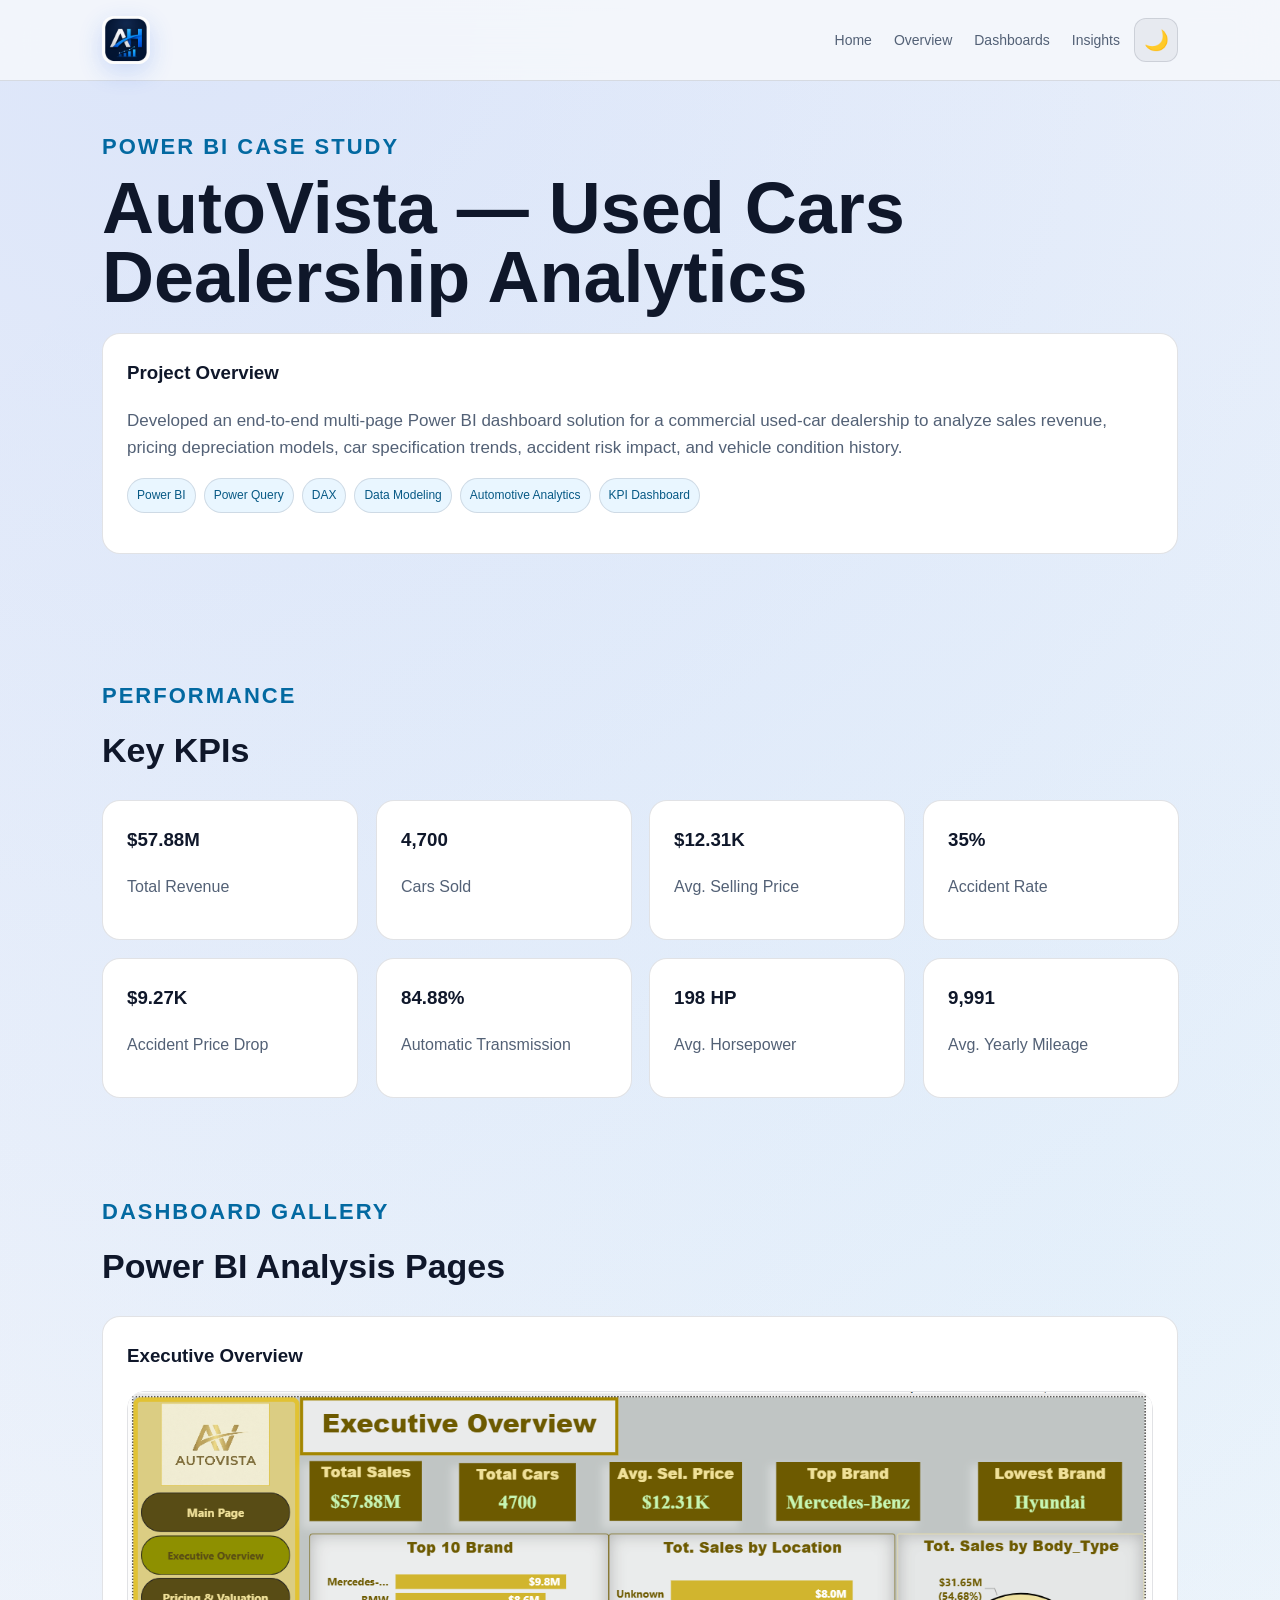
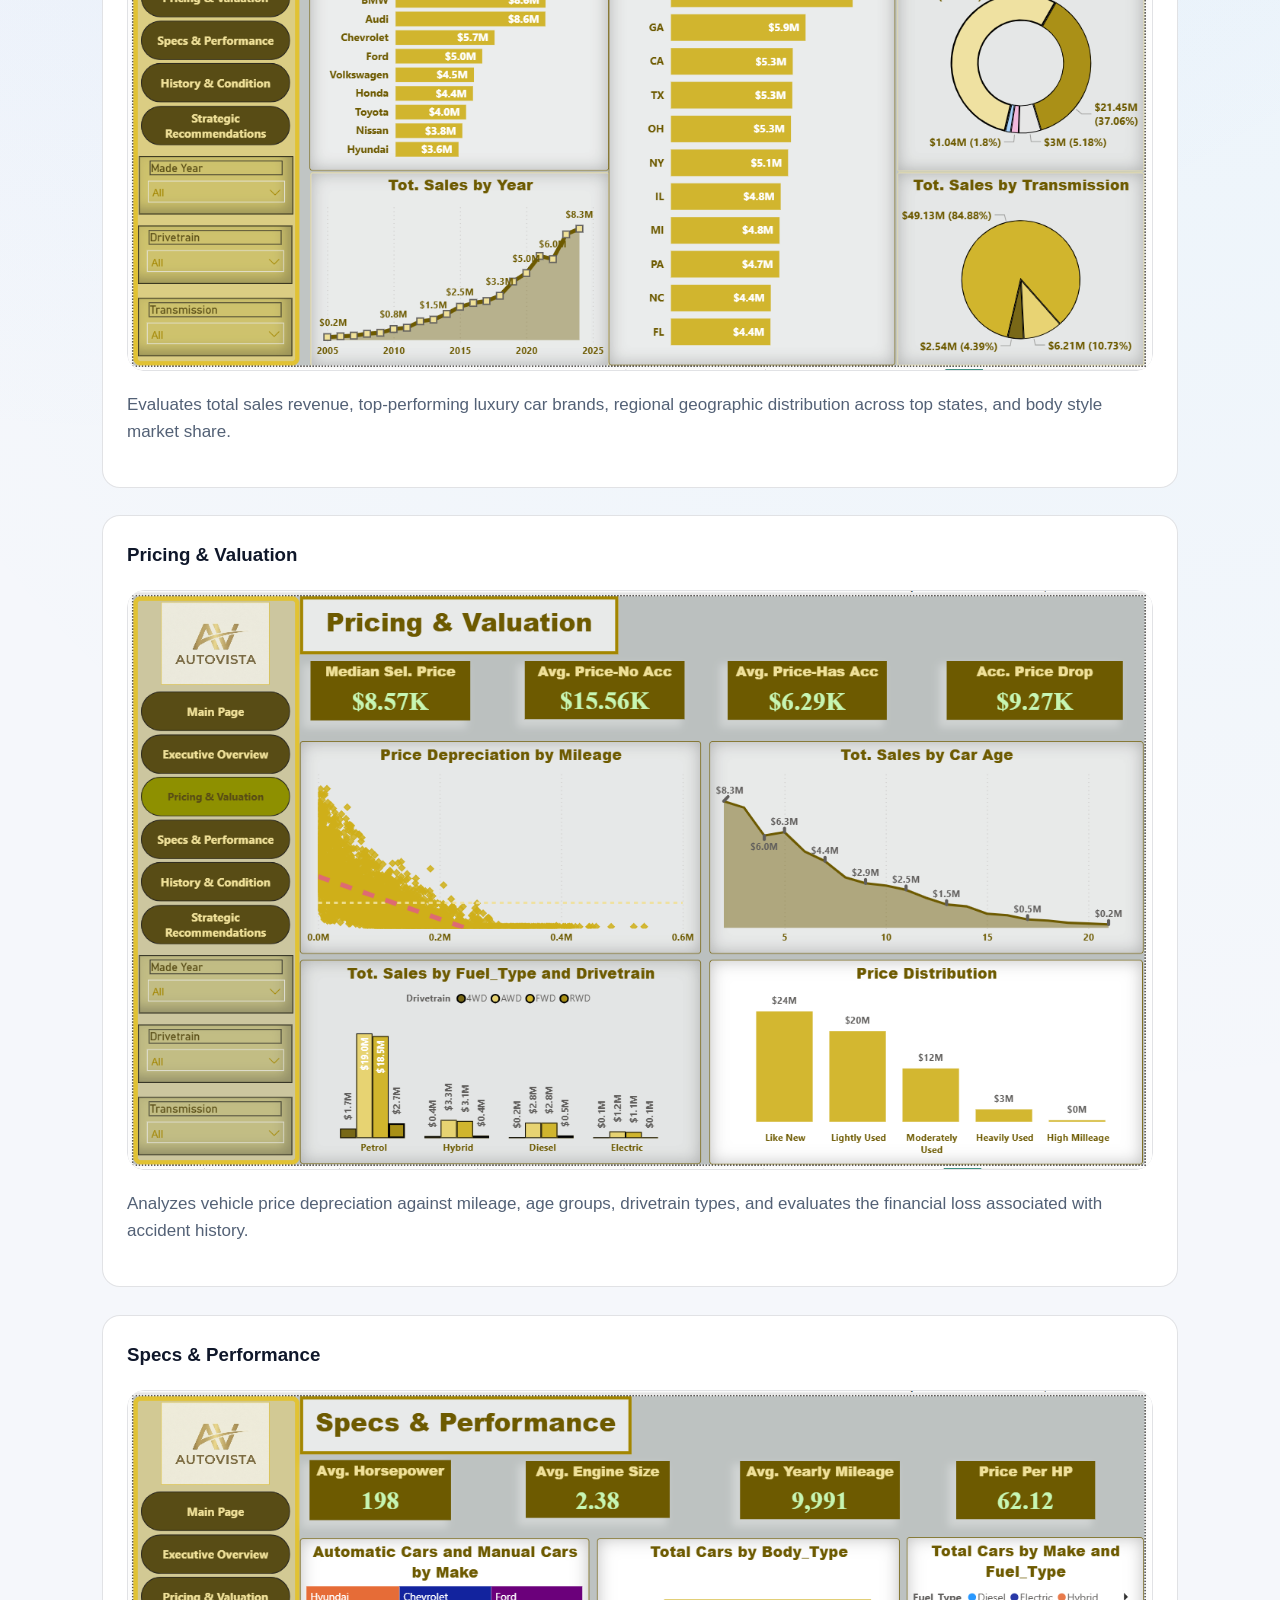
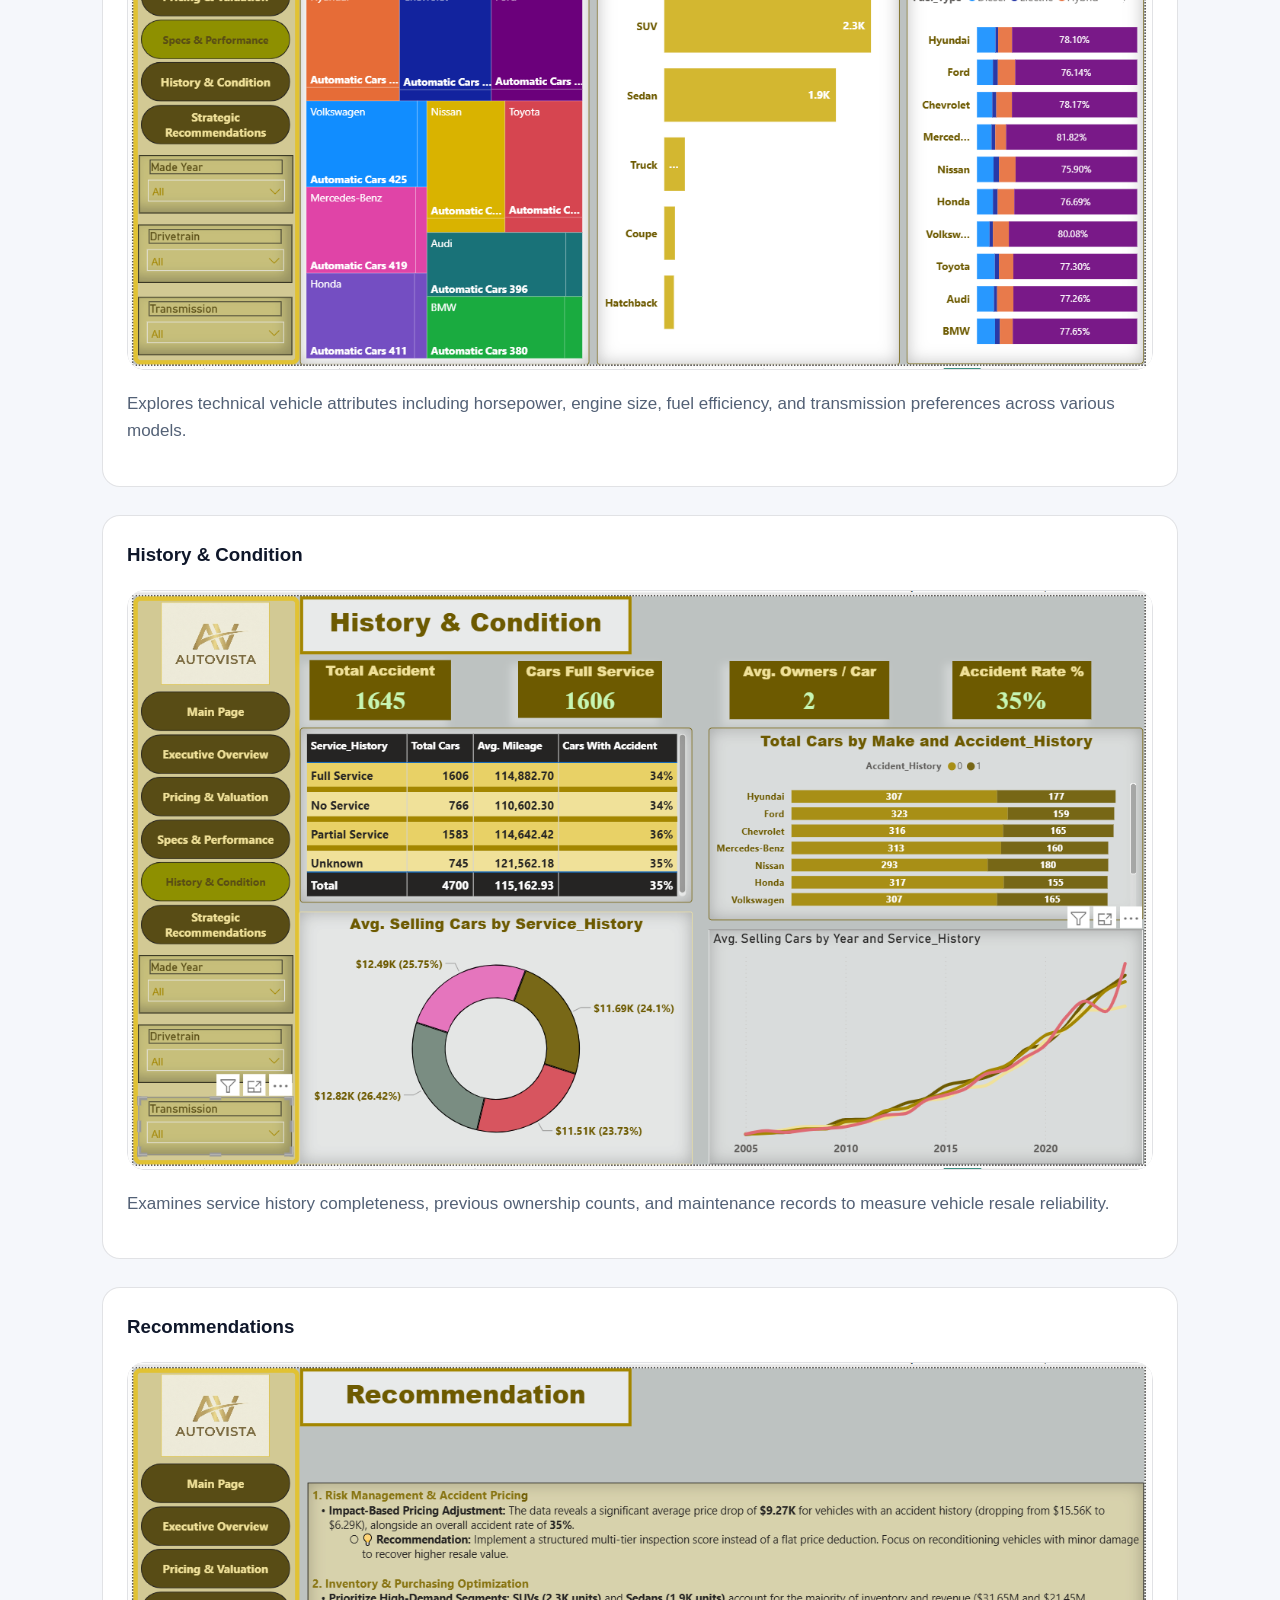
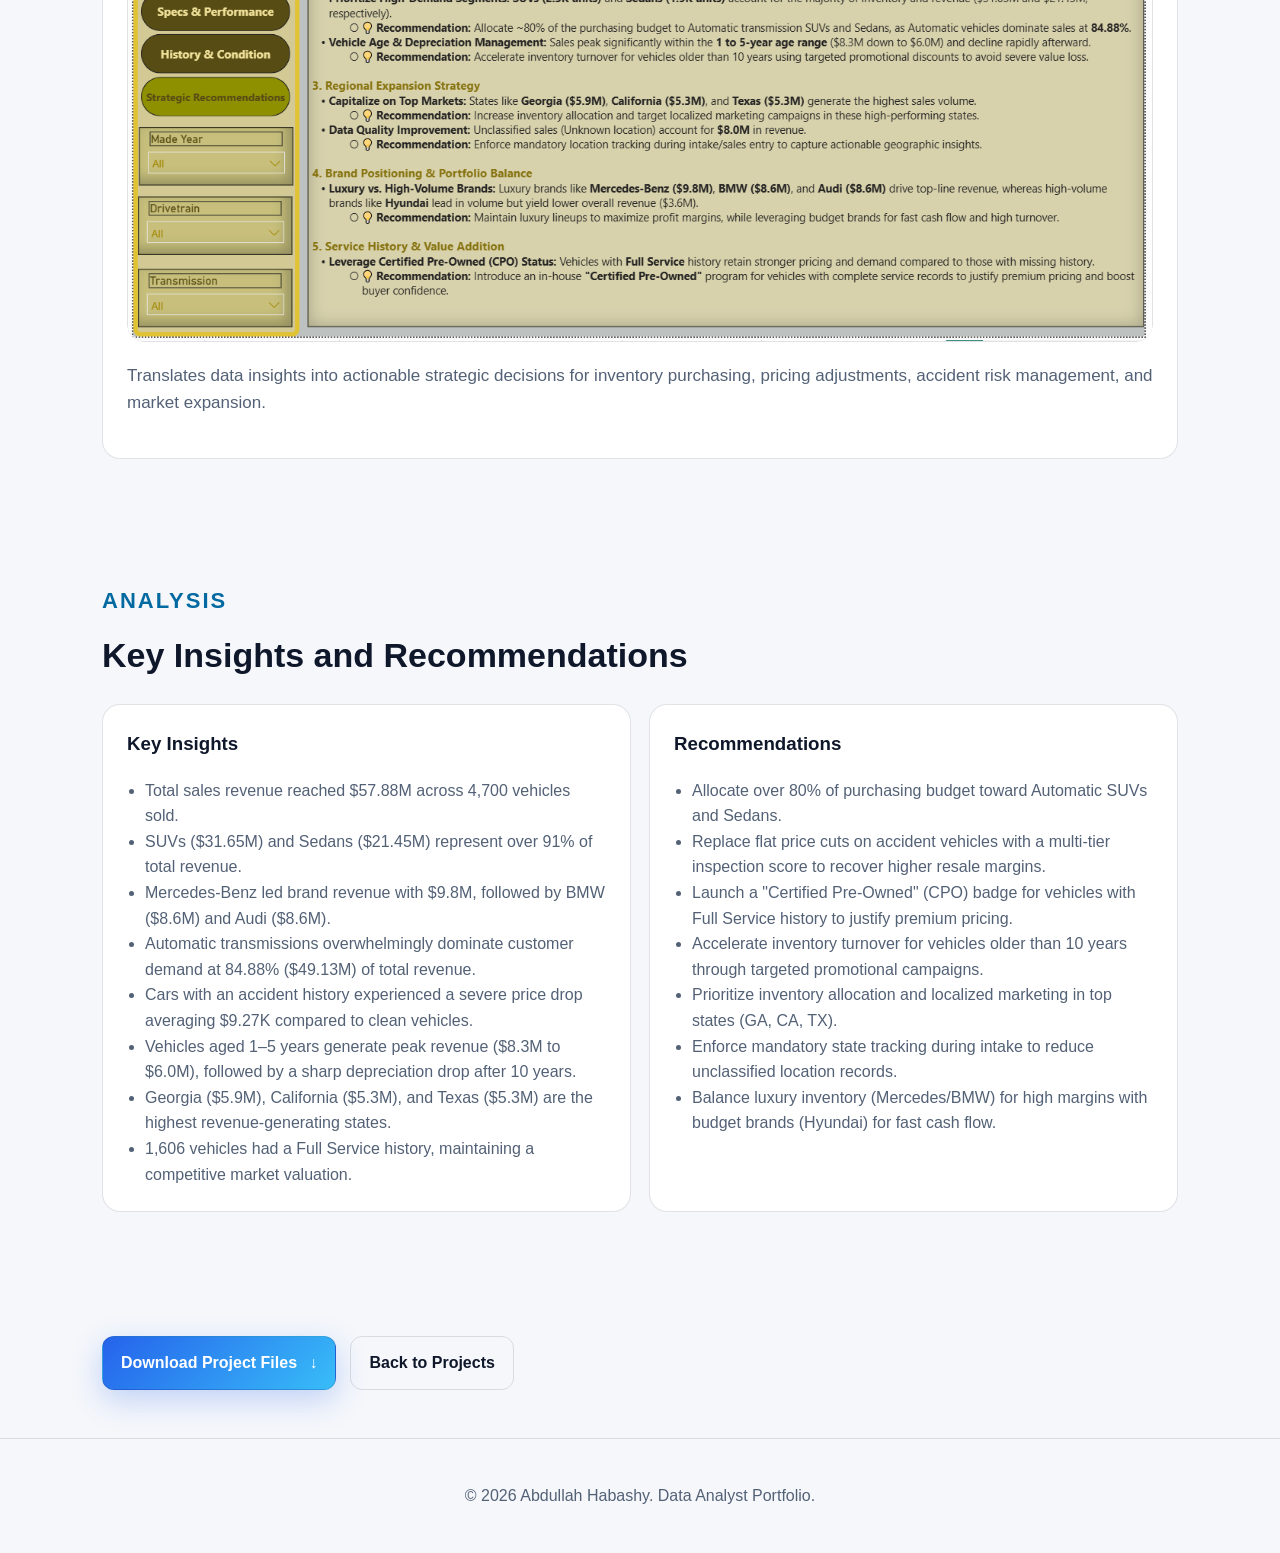
<file: project-autovista-analysis.html>
<!DOCTYPE html>
<html lang="en">
<head>
  <meta charset="UTF-8" />
  <meta name="viewport" content="width=device-width, initial-scale=1.0" />

  <title>AutoVista Dealership Analytics | Abdullah Habashy</title>

  <meta
    name="description"
    content="AutoVista Used Cars Dealership Analytics Power BI case study by Abdullah Habashy."
  />

  <link rel="icon" type="image/png" href="favicon.png" />
  <link rel="stylesheet" href="style.css" />
</head>

<body>

  <header class="site-header">
    <nav class="nav">

      <a class="logo" href="index.html" aria-label="Home">
        <img src="favicon.png" alt="Abdullah Habashy Logo" />
      </a>

      <div class="nav-links">
        <a href="index.html">Home</a>
        <a href="#overview">Overview</a>
        <a href="#dashboards">Dashboards</a>
        <a href="#insights">Insights</a>
      </div>

    </nav>
  </header>


  <main>

    <section class="section" id="overview">

      <div class="section-title">
        <p>Power BI Case Study</p>
        <h1>AutoVista — Used Cars Dealership Analytics</h1>
      </div>

      <div class="card wide">

        <h3>Project Overview</h3>

        <p>
          Developed an end-to-end multi-page Power BI dashboard solution for a commercial 
          used-car dealership to analyze sales revenue, pricing depreciation models, 
          car specification trends, accident risk impact, and vehicle condition history.
        </p>

        <div class="tags">
          <span>Power BI</span>
          <span>Power Query</span>
          <span>DAX</span>
          <span>Data Modeling</span>
          <span>Automotive Analytics</span>
          <span>KPI Dashboard</span>
        </div>

      </div>

    </section>


    <section class="section">

      <div class="section-title">
        <p>Performance</p>
        <h2>Key KPIs</h2>
      </div>

      <div class="grid skills-grid">

        <div class="card">
          <h3>$57.88M</h3>
          <p>Total Revenue</p>
        </div>

        <div class="card">
          <h3>4,700</h3>
          <p>Cars Sold</p>
        </div>

        <div class="card">
          <h3>$12.31K</h3>
          <p>Avg. Selling Price</p>
        </div>

        <div class="card">
          <h3>35%</h3>
          <p>Accident Rate</p>
        </div>

        <div class="card">
          <h3>$9.27K</h3>
          <p>Accident Price Drop</p>
        </div>

        <div class="card">
          <h3>84.88%</h3>
          <p>Automatic Transmission</p>
        </div>

        <div class="card">
          <h3>198 HP</h3>
          <p>Avg. Horsepower</p>
        </div>

        <div class="card">
          <h3>9,991</h3>
          <p>Avg. Yearly Mileage</p>
        </div>

      </div>

    </section>


    <section class="section" id="dashboards">

      <div class="section-title">
        <p>Dashboard Gallery</p>
        <h2>Power BI Analysis Pages</h2>
      </div>


      <div class="card wide">

        <h3>Executive Overview</h3>

        <img
        class="case-study-image"
          src="autovista-executive.png"
          alt="AutoVista Executive Overview Dashboard"
        />

        <p>
          Evaluates total sales revenue, top-performing luxury car brands, 
          regional geographic distribution across top states, and body style market share.
        </p>

      </div>


      <div class="card wide">

        <h3>Pricing & Valuation</h3>

        <img
          class="case-study-image"
          src="autovista-pricing.png"
          alt="AutoVista Pricing & Valuation Dashboard"
        />

        <p>
          Analyzes vehicle price depreciation against mileage, age groups, 
          drivetrain types, and evaluates the financial loss associated with accident history.
        </p>

      </div>


      <div class="card wide">

        <h3>Specs & Performance</h3>

        <img
          class="case-study-image"
          src="autovista-specs.png"
          alt="AutoVista Specs & Performance Dashboard"
        />

        <p>
          Explores technical vehicle attributes including horsepower, engine size, 
          fuel efficiency, and transmission preferences across various models.
        </p>

      </div>


      <div class="card wide">

        <h3>History & Condition</h3>

        <img
          class="case-study-image"
          src="autovista-history.png"
          alt="AutoVista History & Condition Dashboard"
        />

        <p>
          Examines service history completeness, previous ownership counts, 
          and maintenance records to measure vehicle resale reliability.
        </p>

      </div>


      <div class="card wide">

        <h3>Recommendations</h3>

        <img
          class="case-study-image"
          src="autovista-recommendations.png"
          alt="AutoVista Recommendations Dashboard"
        />

        <p>
          Translates data insights into actionable strategic decisions for inventory purchasing, 
          pricing adjustments, accident risk management, and market expansion.
        </p>

      </div>

    </section>


    <section class="section" id="insights">

      <div class="section-title">
        <p>Analysis</p>
        <h2>Key Insights and Recommendations</h2>
      </div>

      <div class="grid two-col">

        <div class="card">

          <h3>Key Insights</h3>

          <ul>
            <li>
              Total sales revenue reached $57.88M across 4,700 vehicles sold.
            </li>

            <li>
              SUVs ($31.65M) and Sedans ($21.45M) represent over 91% of total revenue.
            </li>

            <li>
              Mercedes-Benz led brand revenue with $9.8M, followed by BMW ($8.6M) and Audi ($8.6M).
            </li>

            <li>
              Automatic transmissions overwhelmingly dominate customer demand at 84.88% ($49.13M) of total revenue.
            </li>

            <li>
              Cars with an accident history experienced a severe price drop averaging $9.27K compared to clean vehicles.
            </li>

            <li>
              Vehicles aged 1–5 years generate peak revenue ($8.3M to $6.0M), followed by a sharp depreciation drop after 10 years.
            </li>

            <li>
              Georgia ($5.9M), California ($5.3M), and Texas ($5.3M) are the highest revenue-generating states.
            </li>

            <li>
              1,606 vehicles had a Full Service history, maintaining a competitive market valuation.
            </li>
          </ul>

        </div>


        <div class="card">

          <h3>Recommendations</h3>

          <ul>
            <li>
              Allocate over 80% of purchasing budget toward Automatic SUVs and Sedans.
            </li>

            <li>
              Replace flat price cuts on accident vehicles with a multi-tier inspection score to recover higher resale margins.
            </li>

            <li>
              Launch a "Certified Pre-Owned" (CPO) badge for vehicles with Full Service history to justify premium pricing.
            </li>

            <li>
              Accelerate inventory turnover for vehicles older than 10 years through targeted promotional campaigns.
            </li>

            <li>
              Prioritize inventory allocation and localized marketing in top states (GA, CA, TX).
            </li>

            <li>
              Enforce mandatory state tracking during intake to reduce unclassified location records.
            </li>

            <li>
              Balance luxury inventory (Mercedes/BMW) for high margins with budget brands (Hyundai) for fast cash flow.
            </li>
          </ul>

        </div>

      </div>

    </section>


    <section class="section">

      <div class="hero-actions">

        <a
          class="btn primary"
          href="projects/autovista/AutoVista-Project.zip"
          download
        >
          Download Project Files
        </a>

        <a
          class="btn secondary"
          href="index.html#projects"
        >
          Back to Projects
        </a>

      </div>

    </section>

  </main>


  <footer>
    <p>
      © 2026 Abdullah Habashy. Data Analyst Portfolio.
    </p>
  </footer>
  
 <script src="script.js"></script>
</body>
</html>
</file>
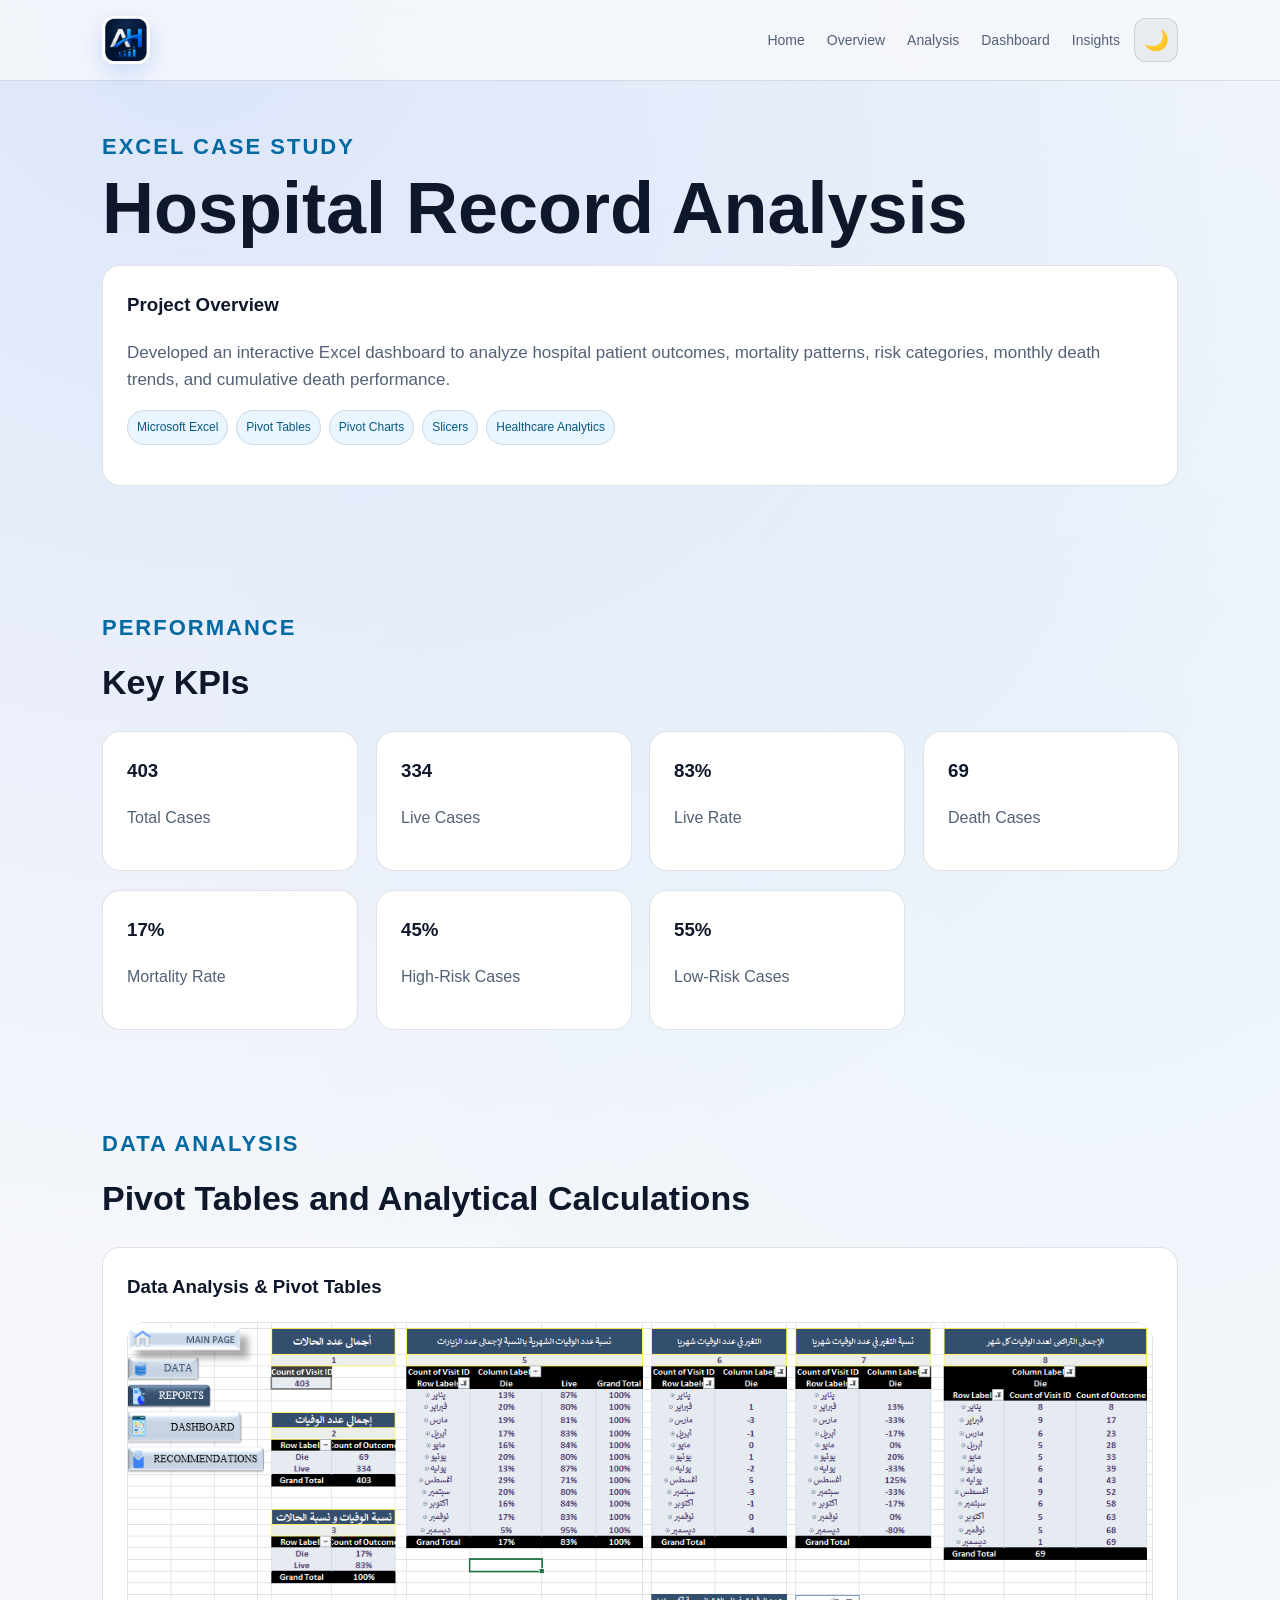
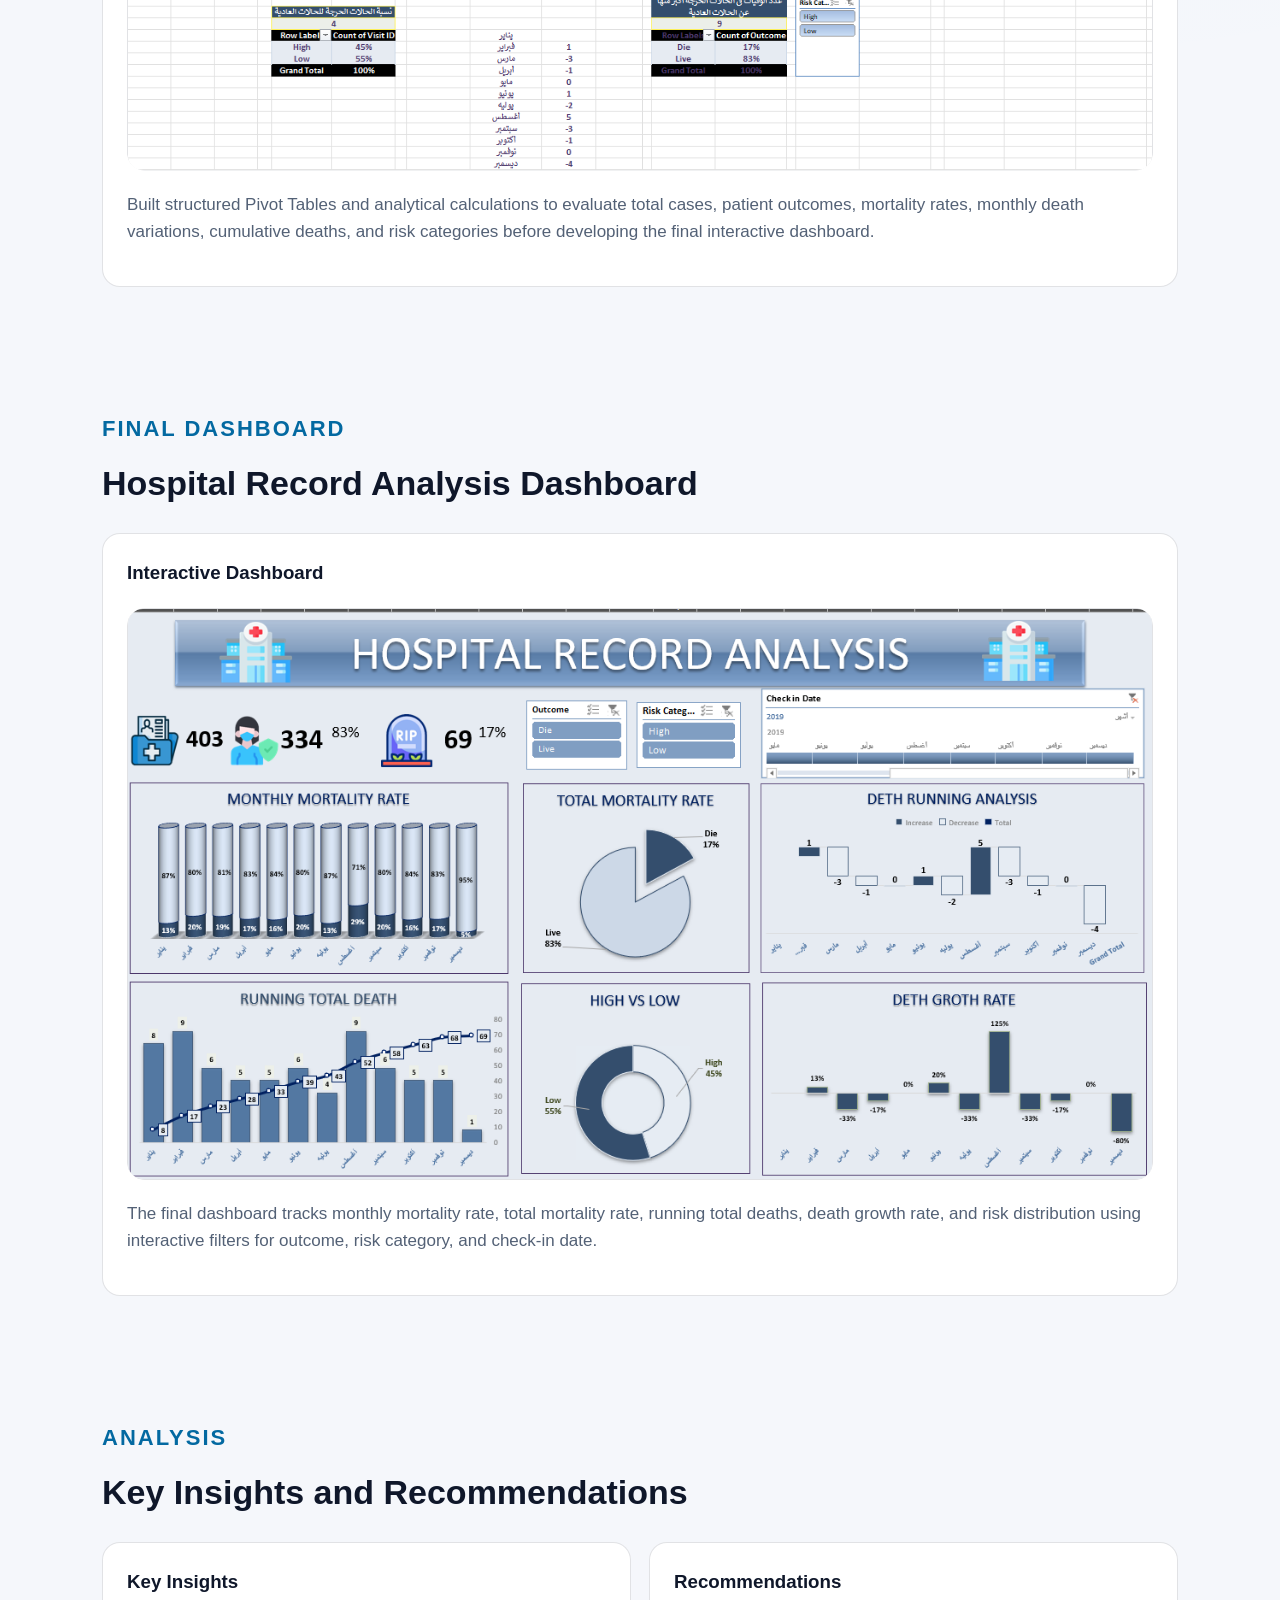
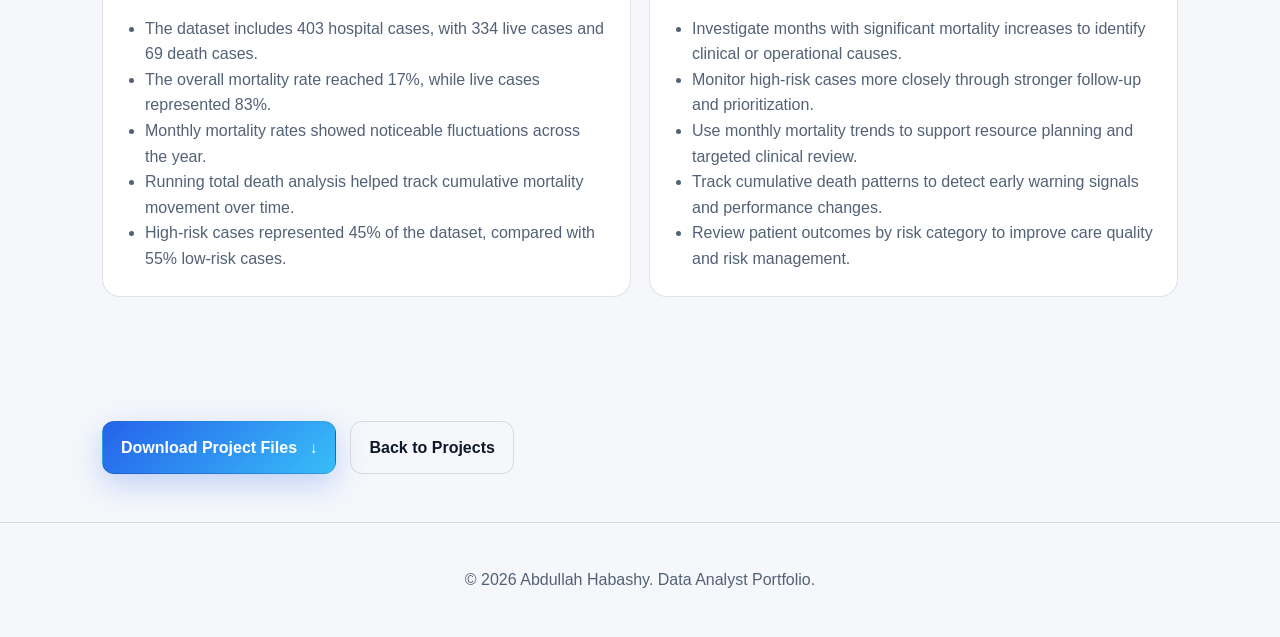
<file: project-hospital-record-analysis.html>
<!DOCTYPE html>
<html lang="en">
<head>
  <meta charset="UTF-8" />
  <meta name="viewport" content="width=device-width, initial-scale=1.0" />

  <title>Hospital Record Analysis | Abdullah Habashy</title>

  <meta
    name="description"
    content="Hospital Record Analysis Excel dashboard case study by Abdullah Habashy."
  />

  <link rel="icon" type="image/png" href="favicon.png" />
  <link rel="stylesheet" href="style.css" />
</head>

<body>

  <header class="site-header">
    <nav class="nav">

      <a class="logo" href="index.html" aria-label="Home">
        <img src="favicon.png" alt="Abdullah Habashy Logo" />
      </a>

      <div class="nav-links">
        <a href="index.html">Home</a>
        <a href="#overview">Overview</a>
        <a href="#analysis">Analysis</a>
        <a href="#dashboard">Dashboard</a>
        <a href="#insights">Insights</a>
      </div>

    </nav>
  </header>


  <main>

    <section class="section" id="overview">
      <div class="section-title">
        <p>Excel Case Study</p>
        <h1>Hospital Record Analysis</h1>
      </div>

      <div class="card wide">
        <h3>Project Overview</h3>

        <p>
          Developed an interactive Excel dashboard to analyze
          hospital patient outcomes, mortality patterns, risk categories,
          monthly death trends, and cumulative death performance.
        </p>

        <div class="tags">
          <span>Microsoft Excel</span>
          <span>Pivot Tables</span>
          <span>Pivot Charts</span>
          <span>Slicers</span>
          <span>Healthcare Analytics</span>
        </div>
      </div>
    </section>


    <section class="section">
      <div class="section-title">
        <p>Performance</p>
        <h2>Key KPIs</h2>
      </div>

      <div class="grid skills-grid">
        <div class="card">
          <h3>403</h3>
          <p>Total Cases</p>
        </div>

        <div class="card">
          <h3>334</h3>
          <p>Live Cases</p>
        </div>

        <div class="card">
          <h3>83%</h3>
          <p>Live Rate</p>
        </div>

        <div class="card">
          <h3>69</h3>
          <p>Death Cases</p>
        </div>

        <div class="card">
          <h3>17%</h3>
          <p>Mortality Rate</p>
        </div>

        <div class="card">
          <h3>45%</h3>
          <p>High-Risk Cases</p>
        </div>

        <div class="card">
          <h3>55%</h3>
          <p>Low-Risk Cases</p>
        </div>
      </div>
    </section>


    <section class="section" id="analysis">
      <div class="section-title">
        <p>Data Analysis</p>
        <h2>Pivot Tables and Analytical Calculations</h2>
      </div>

      <div class="card wide">
        <h3>Data Analysis & Pivot Tables</h3>

        <img
          class="case-study-image"
          src="hospital-pivot-analysis.png"
          alt="Hospital Record Analysis Pivot Tables"
        />

        <p>
          Built structured Pivot Tables and analytical calculations
          to evaluate total cases, patient outcomes, mortality rates,
          monthly death variations, cumulative deaths, and risk categories
          before developing the final interactive dashboard.
        </p>
      </div>
    </section>


    <section class="section" id="dashboard">
      <div class="section-title">
        <p>Final Dashboard</p>
        <h2>Hospital Record Analysis Dashboard</h2>
      </div>

      <div class="card wide">
        <h3>Interactive Dashboard</h3>

        <img
          class="case-study-image"
          src="hospital-record-analysis-dashboard.png"
          alt="Hospital Record Analysis Dashboard"
        />

        <p>
          The final dashboard tracks monthly mortality rate,
          total mortality rate, running total deaths,
          death growth rate, and risk distribution
          using interactive filters for outcome, risk category,
          and check-in date.
        </p>
      </div>
    </section>


    <section class="section" id="insights">
      <div class="section-title">
        <p>Analysis</p>
        <h2>Key Insights and Recommendations</h2>
      </div>

      <div class="grid two-col">

        <div class="card">
          <h3>Key Insights</h3>

          <ul>
            <li>
              The dataset includes 403 hospital cases,
              with 334 live cases and 69 death cases.
            </li>

            <li>
              The overall mortality rate reached 17%,
              while live cases represented 83%.
            </li>

            <li>
              Monthly mortality rates showed noticeable fluctuations
              across the year.
            </li>

            <li>
              Running total death analysis helped track cumulative
              mortality movement over time.
            </li>

            <li>
              High-risk cases represented 45% of the dataset,
              compared with 55% low-risk cases.
            </li>
          </ul>
        </div>


        <div class="card">
          <h3>Recommendations</h3>

          <ul>
            <li>
              Investigate months with significant mortality increases
              to identify clinical or operational causes.
            </li>

            <li>
              Monitor high-risk cases more closely through
              stronger follow-up and prioritization.
            </li>

            <li>
              Use monthly mortality trends to support resource planning
              and targeted clinical review.
            </li>

            <li>
              Track cumulative death patterns to detect early warning
              signals and performance changes.
            </li>

            <li>
              Review patient outcomes by risk category
              to improve care quality and risk management.
            </li>
          </ul>
        </div>

      </div>
    </section>


    <section class="section">
      <div class="hero-actions">

        <a
          class="btn primary"
          href="projects/hospital-record/Hospital-Record-Analysis-Project.zip"
          download
        >
          Download Project Files
        </a>

        <a
          class="btn secondary"
          href="index.html#projects"
        >
          Back to Projects
        </a>

      </div>
    </section>

  </main>


  <footer>
    <p>
      © 2026 Abdullah Habashy. Data Analyst Portfolio.
    </p>
  </footer>
  
 <script src="script.js"></script>
</body>
</html>
</file>
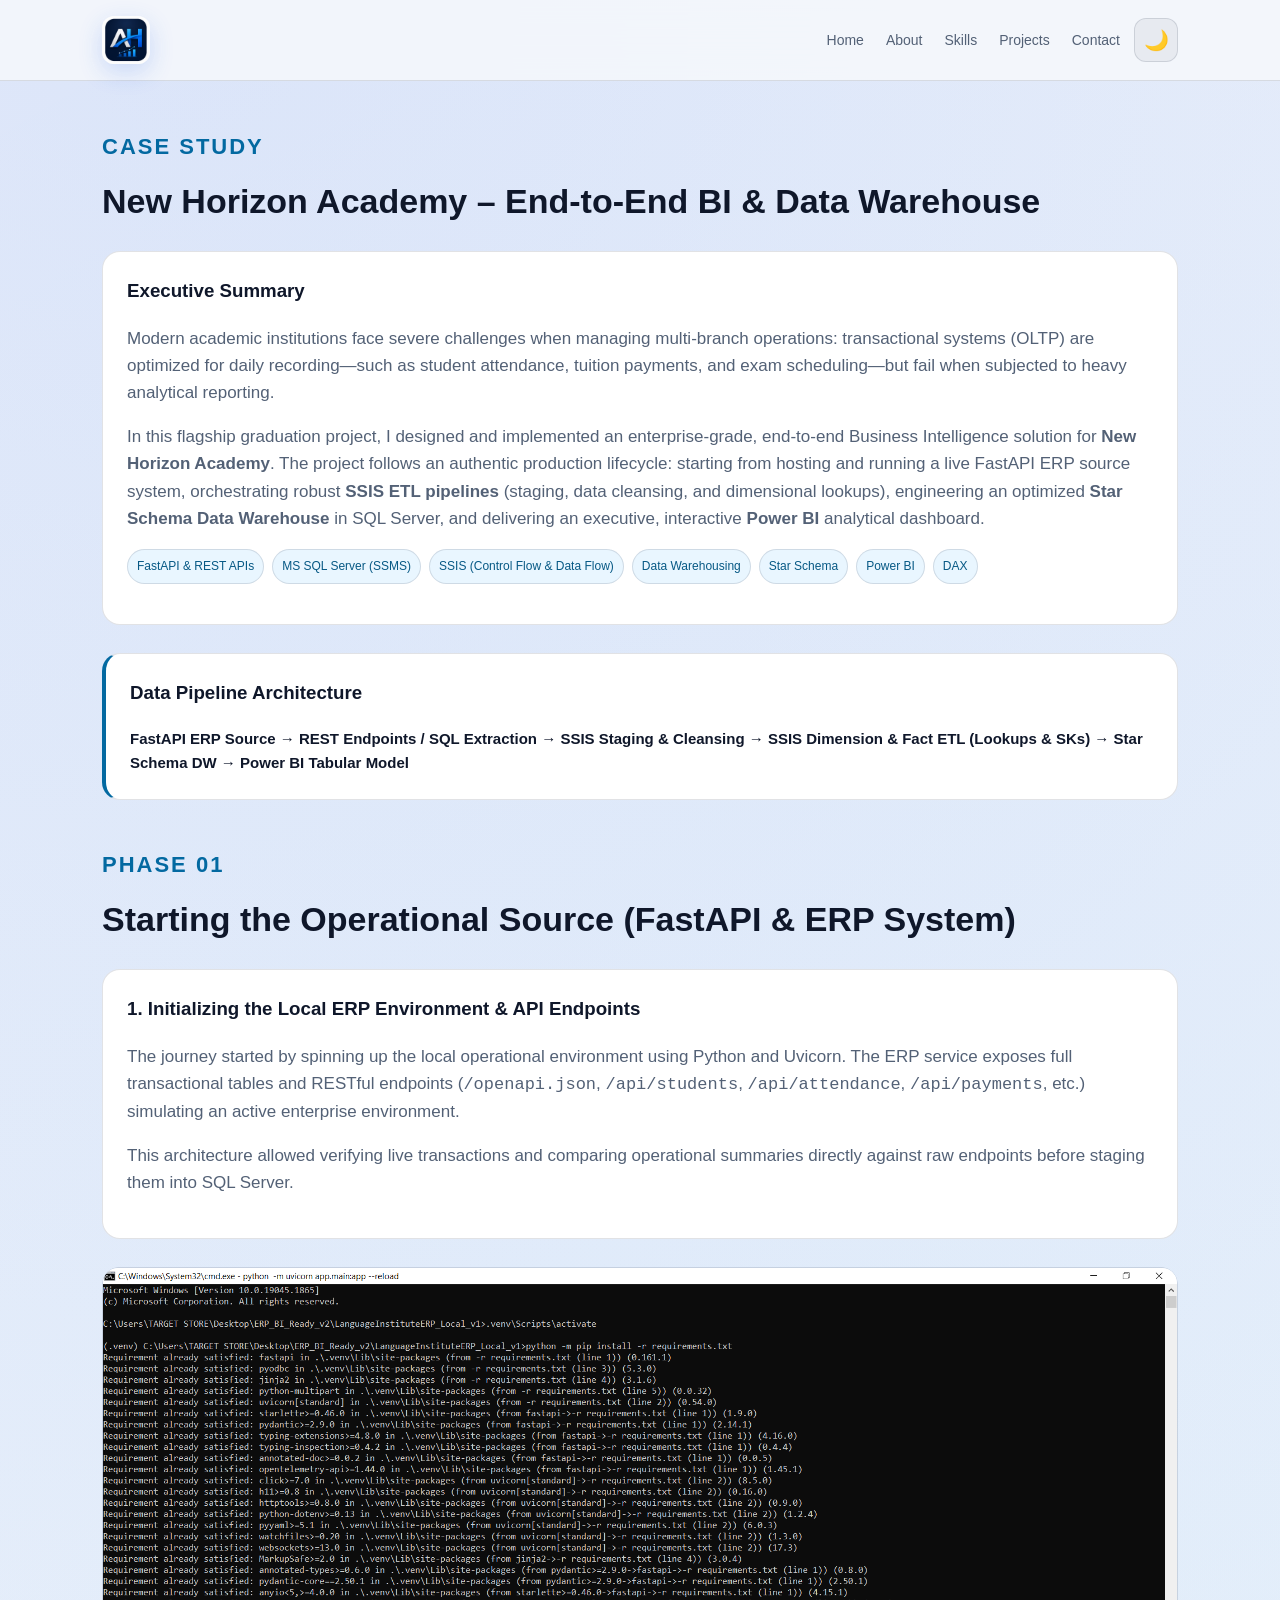
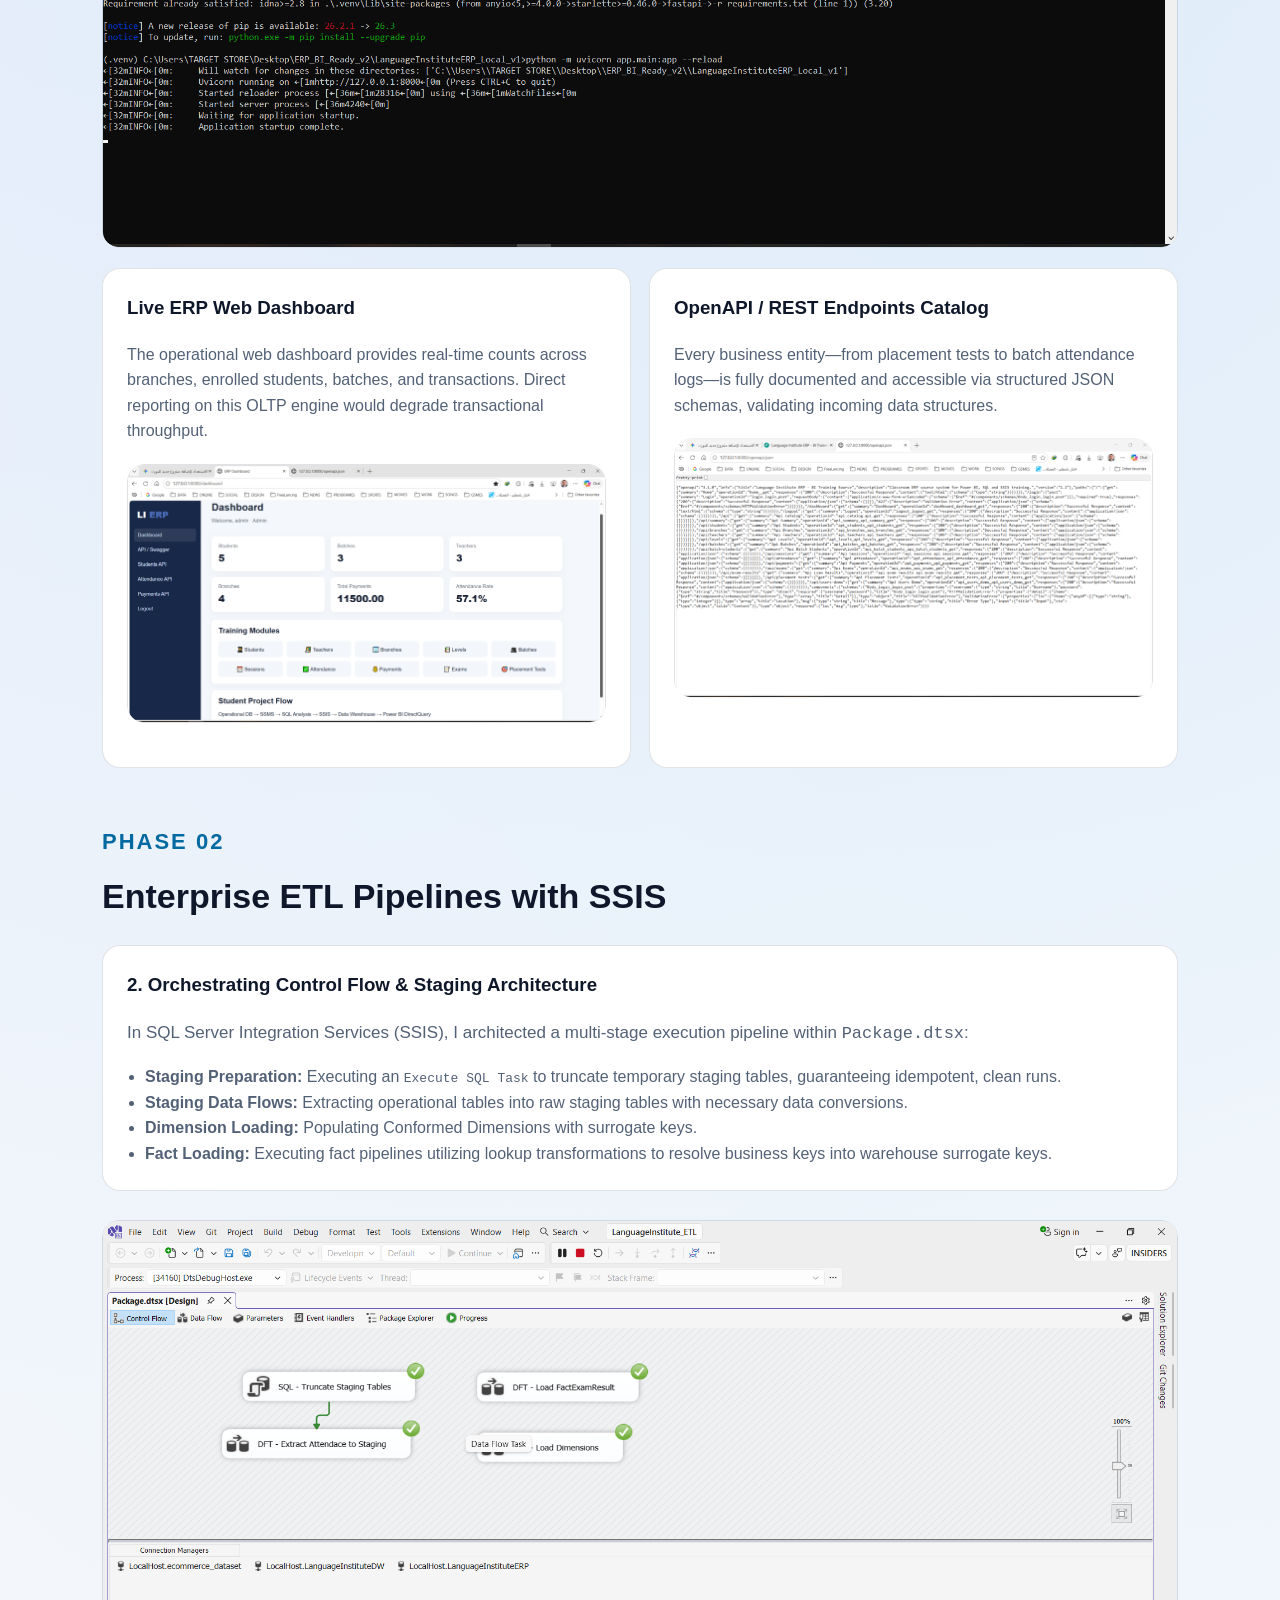
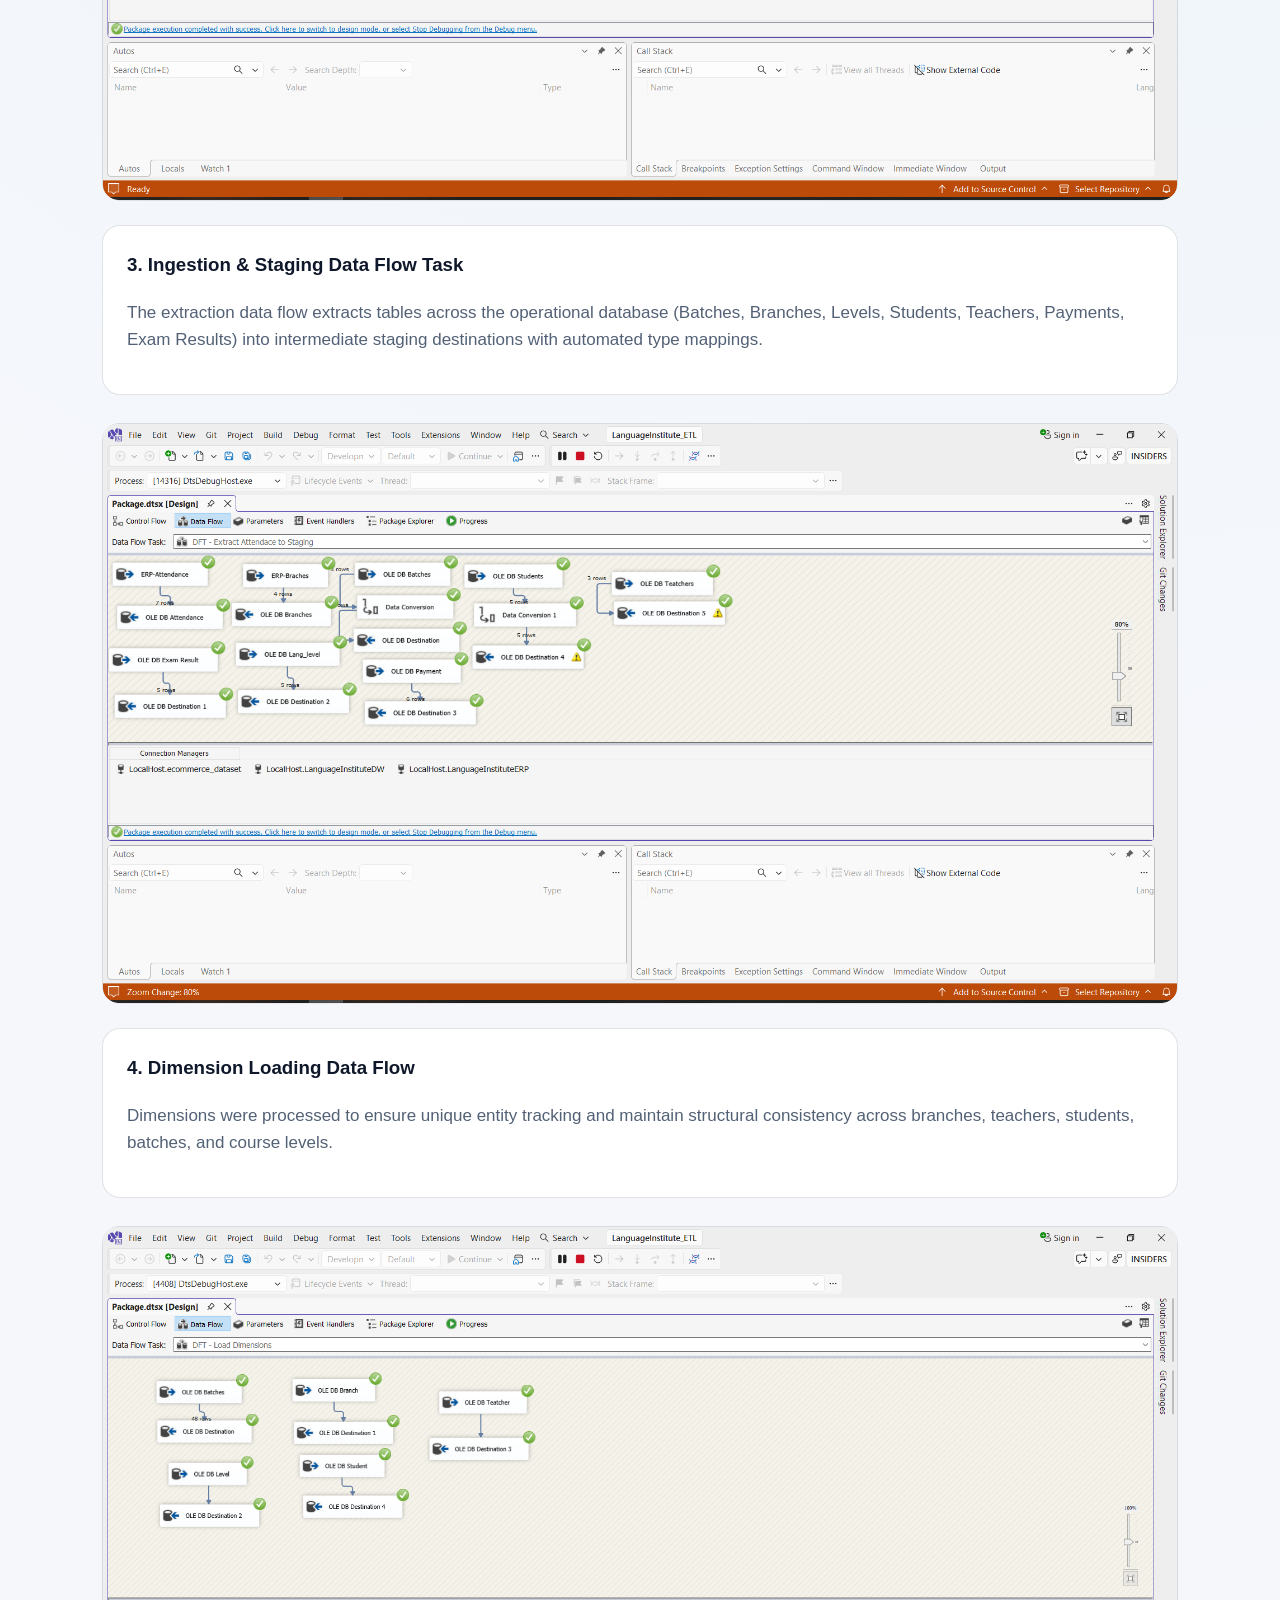
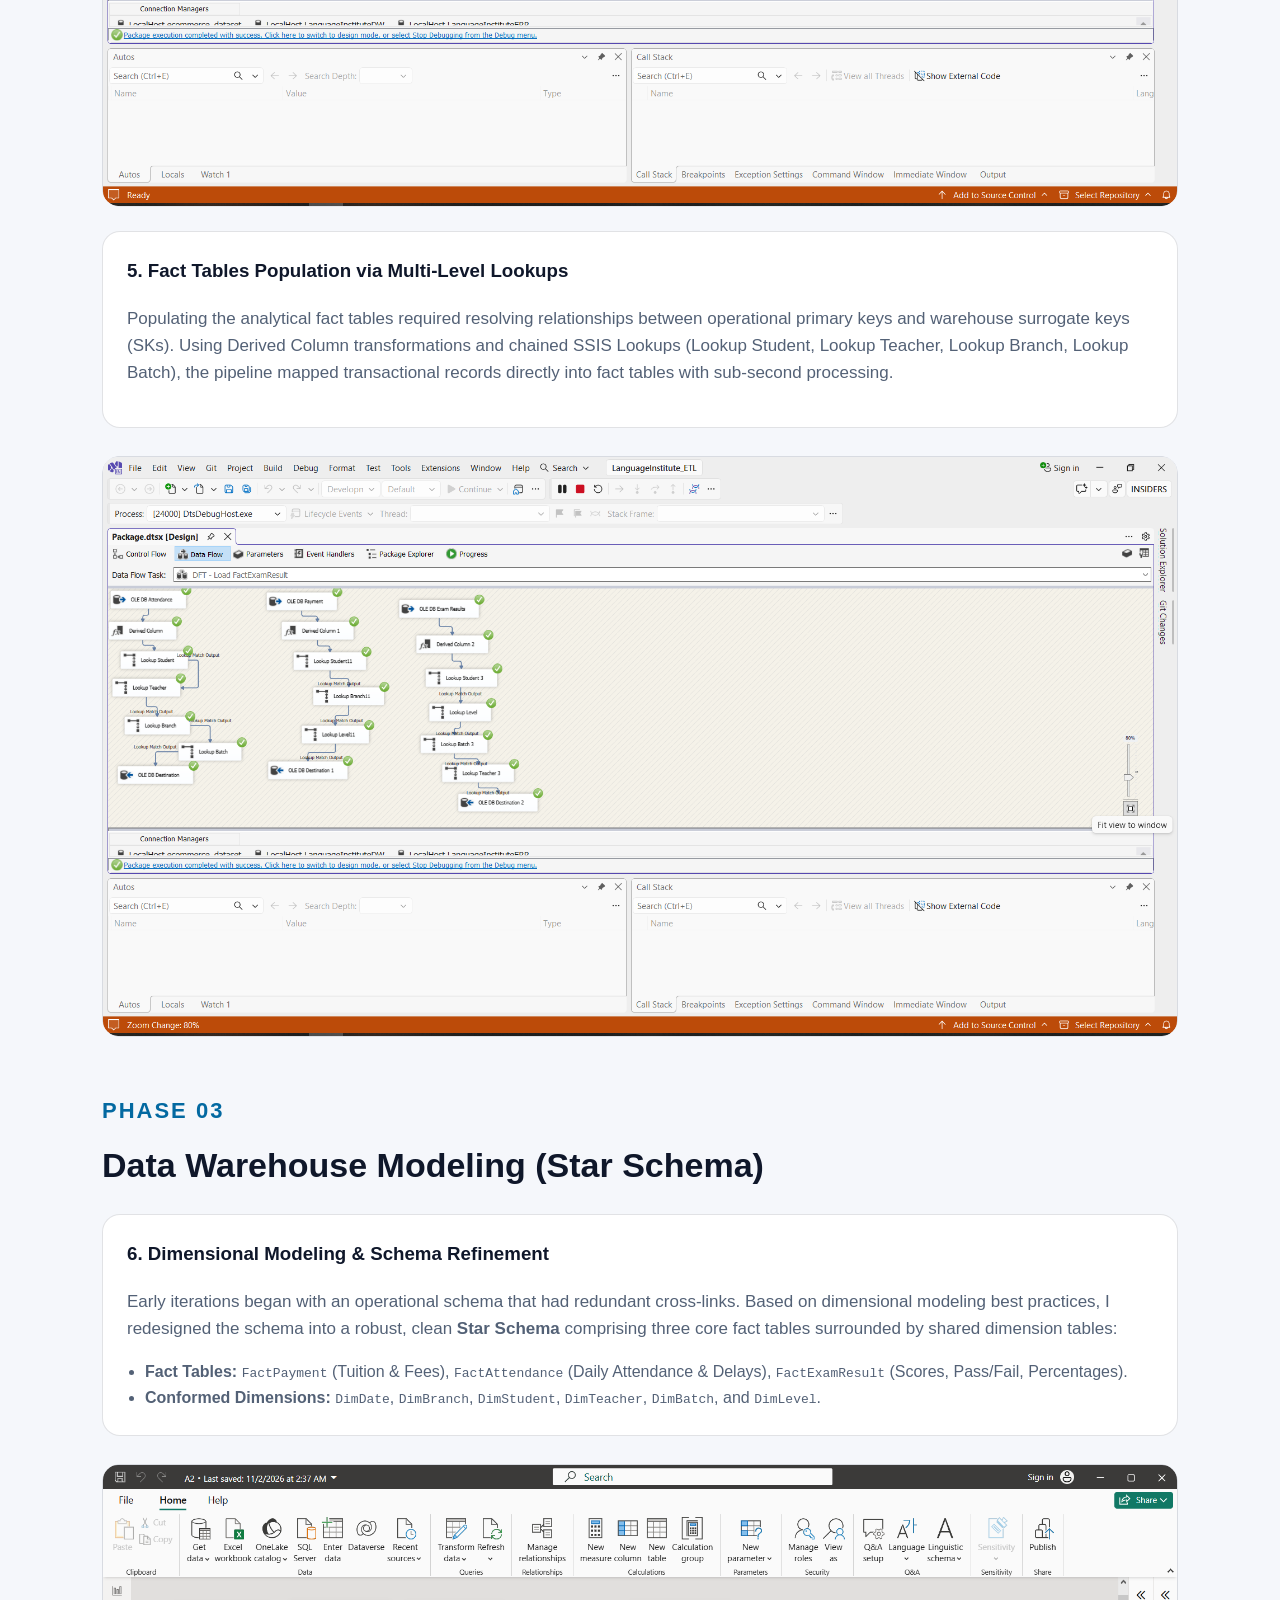
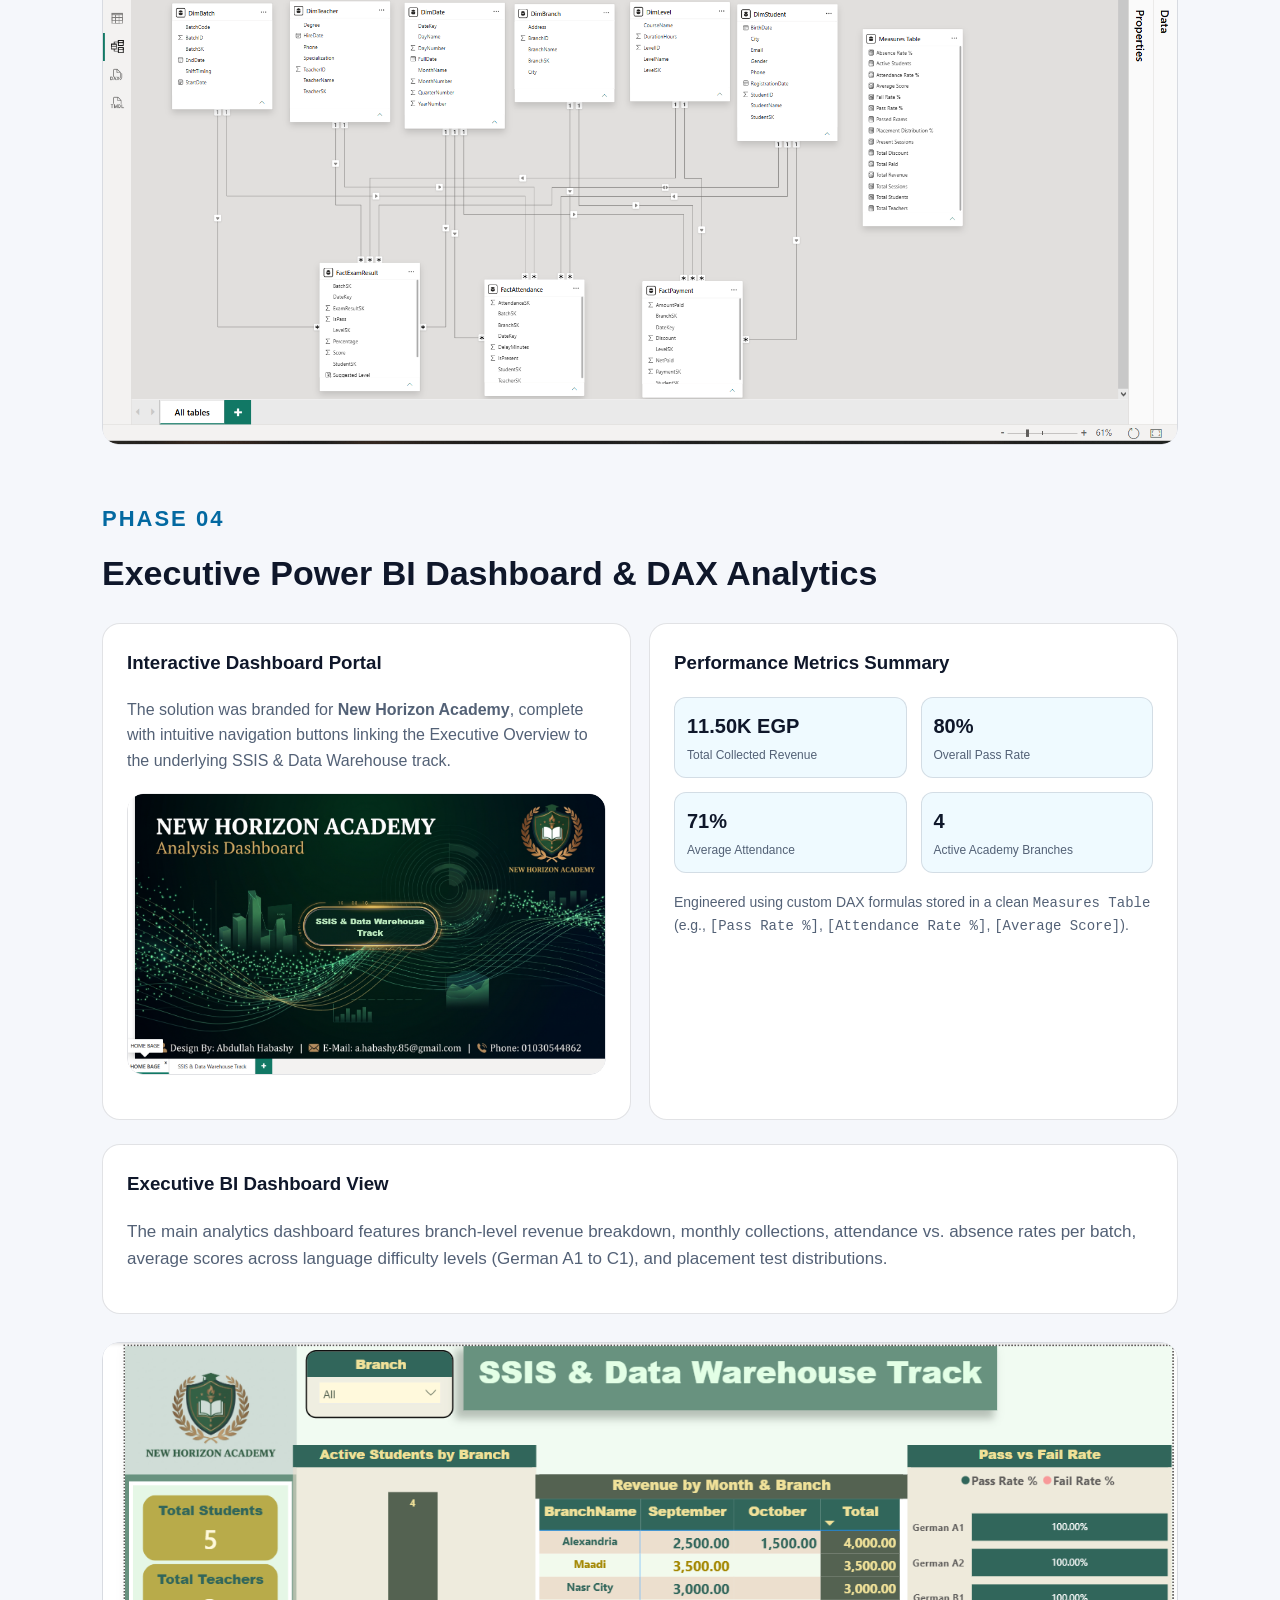
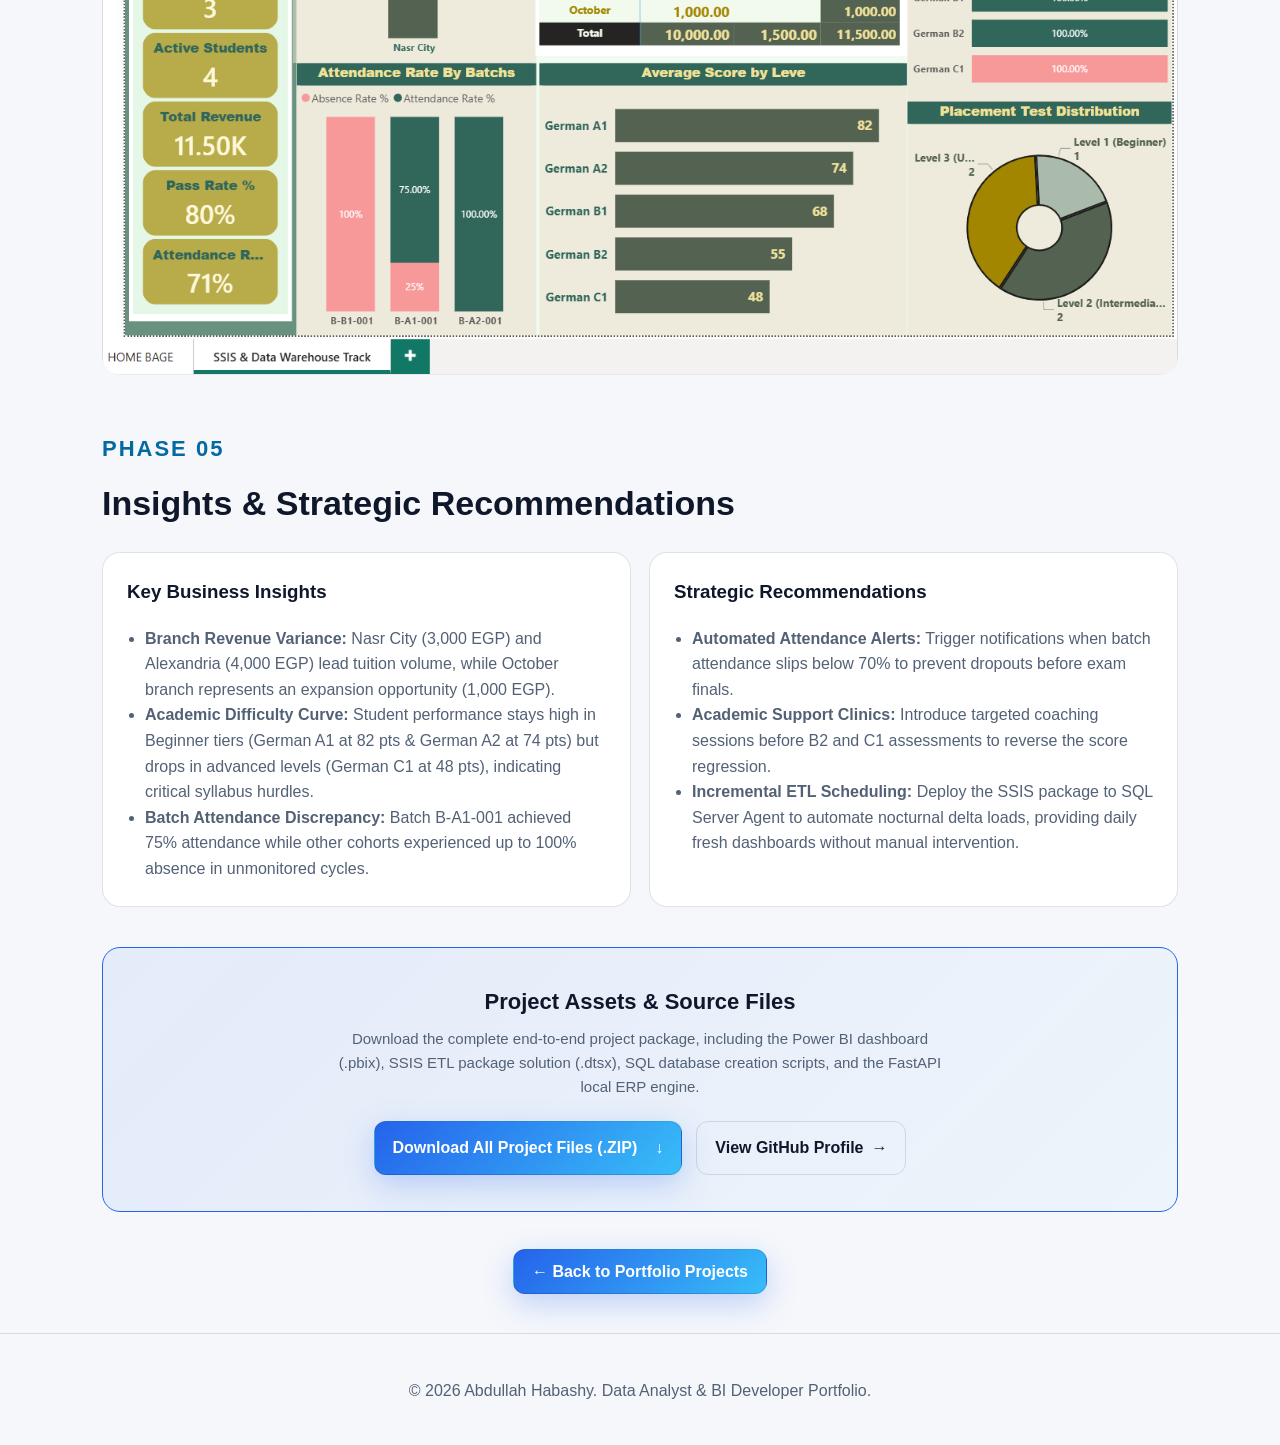
<file: project-new-horizon-bi.html>
<!DOCTYPE html>
<html lang="en">
<head>
  <meta charset="UTF-8" />
  <meta name="viewport" content="width=device-width, initial-scale=1.0" />
  <title>New Horizon Academy – End-to-End BI &amp; Data Warehouse Case Study | Abdullah Habashy</title>
  <meta name="description" content="End-to-End Business Intelligence and Data Warehouse architecture for New Horizon Academy using FastAPI, SQL Server, SSIS ETL Pipelines, Star Schema, and Power BI." />
  <link rel="stylesheet" href="style.css" />
  <link rel="icon" type="image/png" href="favicon.png">
</head>
<body>
  <header class="site-header">
    <nav class="nav">
      <a class="logo" href="index.html#home" aria-label="Home">
        <img src="favicon.png" alt="Abdullah Habashy Logo">
      </a>
      <div class="nav-links">
        <a href="index.html#home">Home</a>
        <a href="index.html#about">About</a>
        <a href="index.html#skills">Skills</a>
        <a href="index.html#projects">Projects</a>
        <a href="index.html#contact">Contact</a>
      </div>
    </nav>
  </header>

  <main class="section">
    <div class="section-title">
      <p>Case Study</p>
      <h2>New Horizon Academy – End-to-End BI &amp; Data Warehouse</h2>
    </div>

    <!-- Executive Overview Card -->
    <article class="card wide">
      <h3>Executive Summary</h3>
      <p>
        Modern academic institutions face severe challenges when managing multi-branch operations: transactional systems (OLTP) are optimized for daily recording—such as student attendance, tuition payments, and exam scheduling—but fail when subjected to heavy analytical reporting.
      </p>
      <p>
        In this flagship graduation project, I designed and implemented an enterprise-grade, end-to-end Business Intelligence solution for <strong>New Horizon Academy</strong>. The project follows an authentic production lifecycle: starting from hosting and running a live FastAPI ERP source system, orchestrating robust <strong>SSIS ETL pipelines</strong> (staging, data cleansing, and dimensional lookups), engineering an optimized <strong>Star Schema Data Warehouse</strong> in SQL Server, and delivering an executive, interactive <strong>Power BI</strong> analytical dashboard.
      </p>
      <div class="tags">
        <span>FastAPI &amp; REST APIs</span>
        <span>MS SQL Server (SSMS)</span>
        <span>SSIS (Control Flow &amp; Data Flow)</span>
        <span>Data Warehousing</span>
        <span>Star Schema</span>
        <span>Power BI</span>
        <span>DAX</span>
      </div>
    </article>

    <!-- Project High-level Architecture Flow -->
    <article class="card wide" style="margin-top: 24px; border-left: 4px solid var(--accent-2);">
      <h3>Data Pipeline Architecture</h3>
      <p style="margin: 0; font-size: 15px; color: var(--text);">
        <strong>FastAPI ERP Source</strong> &rarr; <strong>REST Endpoints / SQL Extraction</strong> &rarr; <strong>SSIS Staging &amp; Cleansing</strong> &rarr; <strong>SSIS Dimension &amp; Fact ETL (Lookups &amp; SKs)</strong> &rarr; <strong>Star Schema DW</strong> &rarr; <strong>Power BI Tabular Model</strong>
      </p>
    </article>

    <!-- CHAPTER 1 -->
    <div class="section-title" style="margin-top: 48px;">
      <p>Phase 01</p>
      <h2>Starting the Operational Source (FastAPI &amp; ERP System)</h2>
    </div>

    <article class="card wide">
      <h3>1. Initializing the Local ERP Environment &amp; API Endpoints</h3>
      <p>
        The journey started by spinning up the local operational environment using Python and Uvicorn. The ERP service exposes full transactional tables and RESTful endpoints (<code>/openapi.json</code>, <code>/api/students</code>, <code>/api/attendance</code>, <code>/api/payments</code>, etc.) simulating an active enterprise environment.
      </p>
      <p>
        This architecture allowed verifying live transactions and comparing operational summaries directly against raw endpoints before staging them into SQL Server.
      </p>
    </article>

    <img
      src="step1-cmd-fastapi.png"
      alt="FastAPI Uvicorn Local Server Running via Command Prompt"
      class="case-study-image"
    />

    <div class="grid two-col" style="margin-top: 20px;">
      <article class="card">
        <h3>Live ERP Web Dashboard</h3>
        <p>
          The operational web dashboard provides real-time counts across branches, enrolled students, batches, and transactions. Direct reporting on this OLTP engine would degrade transactional throughput.
        </p>
        <img
          src="step2-erp-dashboard.png"
          alt="Language Institute ERP Web Dashboard Interface"
          class="case-study-image"
        />
      </article>

      <article class="card">
        <h3>OpenAPI / REST Endpoints Catalog</h3>
        <p>
          Every business entity—from placement tests to batch attendance logs—is fully documented and accessible via structured JSON schemas, validating incoming data structures.
        </p>
        <img
          src="step3-erp-openapi.png"
          alt="ERP OpenAPI JSON Catalog Schema"
          class="case-study-image"
        />
      </article>
    </div>

    <!-- CHAPTER 2 -->
    <div class="section-title" style="margin-top: 56px;">
      <p>Phase 02</p>
      <h2>Enterprise ETL Pipelines with SSIS</h2>
    </div>

    <article class="card wide">
      <h3>2. Orchestrating Control Flow &amp; Staging Architecture</h3>
      <p>
        In SQL Server Integration Services (SSIS), I architected a multi-stage execution pipeline within <code>Package.dtsx</code>:
      </p>
      <ul>
        <li><strong>Staging Preparation:</strong> Executing an <code>Execute SQL Task</code> to truncate temporary staging tables, guaranteeing idempotent, clean runs.</li>
        <li><strong>Staging Data Flows:</strong> Extracting operational tables into raw staging tables with necessary data conversions.</li>
        <li><strong>Dimension Loading:</strong> Populating Conformed Dimensions with surrogate keys.</li>
        <li><strong>Fact Loading:</strong> Executing fact pipelines utilizing lookup transformations to resolve business keys into warehouse surrogate keys.</li>
      </ul>
    </article>

    <img
      src="step4-ssis-control-flow.png"
      alt="SSIS Package Control Flow with Truncate, Staging, and Fact Loads"
      class="case-study-image"
    />

    <article class="card wide" style="margin-top: 24px;">
      <h3>3. Ingestion &amp; Staging Data Flow Task</h3>
      <p>
        The extraction data flow extracts tables across the operational database (Batches, Branches, Levels, Students, Teachers, Payments, Exam Results) into intermediate staging destinations with automated type mappings.
      </p>
    </article>

    <img
      src="step5-ssis-data-flow-staging.png"
      alt="SSIS Data Flow Extracting ERP Tables to Staging"
      class="case-study-image"
    />

    <article class="card wide" style="margin-top: 24px;">
      <h3>4. Dimension Loading Data Flow</h3>
      <p>
        Dimensions were processed to ensure unique entity tracking and maintain structural consistency across branches, teachers, students, batches, and course levels.
      </p>
    </article>

    <img
      src="step6-ssis-load-dimensions.png"
      alt="SSIS Data Flow Loading Dimensional Tables"
      class="case-study-image"
    />

    <article class="card wide" style="margin-top: 24px;">
      <h3>5. Fact Tables Population via Multi-Level Lookups</h3>
      <p>
        Populating the analytical fact tables required resolving relationships between operational primary keys and warehouse surrogate keys (SKs). Using Derived Column transformations and chained SSIS Lookups (Lookup Student, Lookup Teacher, Lookup Branch, Lookup Batch), the pipeline mapped transactional records directly into fact tables with sub-second processing.
      </p>
    </article>

    <img
      src="step7-ssis-lookups-fact.png"
      alt="SSIS Multi-Lookup Pipeline for FactExamResult, FactAttendance, and FactPayment"
      class="case-study-image"
    />

    <!-- CHAPTER 3 -->
    <div class="section-title" style="margin-top: 56px;">
      <p>Phase 03</p>
      <h2>Data Warehouse Modeling (Star Schema)</h2>
    </div>

    <article class="card wide">
      <h3>6. Dimensional Modeling &amp; Schema Refinement</h3>
      <p>
        Early iterations began with an operational schema that had redundant cross-links. Based on dimensional modeling best practices, I redesigned the schema into a robust, clean <strong>Star Schema</strong> comprising three core fact tables surrounded by shared dimension tables:
      </p>
      <ul>
        <li><strong>Fact Tables:</strong> <code>FactPayment</code> (Tuition &amp; Fees), <code>FactAttendance</code> (Daily Attendance &amp; Delays), <code>FactExamResult</code> (Scores, Pass/Fail, Percentages).</li>
        <li><strong>Conformed Dimensions:</strong> <code>DimDate</code>, <code>DimBranch</code>, <code>DimStudent</code>, <code>DimTeacher</code>, <code>DimBatch</code>, and <code>DimLevel</code>.</li>
      </ul>
    </article>

    <img
      src="step8-dw-star-schema.png"
      alt="Optimized Star Schema Data Warehouse Model in Power BI"
      class="case-study-image"
    />

    <!-- CHAPTER 4 -->
    <div class="section-title" style="margin-top: 56px;">
      <p>Phase 04</p>
      <h2>Executive Power BI Dashboard &amp; DAX Analytics</h2>
    </div>

    <!-- Dashboard Cover / Intro Page -->
    <div class="grid two-col">
      <article class="card">
        <h3>Interactive Dashboard Portal</h3>
        <p>
          The solution was branded for <strong>New Horizon Academy</strong>, complete with intuitive navigation buttons linking the Executive Overview to the underlying SSIS &amp; Data Warehouse track.
        </p>
        <img
          src="step9-dashboard-cover.png"
          alt="New Horizon Academy Analysis Dashboard Cover Page"
          class="case-study-image"
        />
      </article>

      <article class="card">
        <h3>Performance Metrics Summary</h3>
        <div style="display: grid; grid-template-columns: 1fr 1fr; gap: 14px; margin-top: 10px;">
          <div style="padding: 12px; background: rgba(56, 189, 248, 0.08); border-radius: 12px; border: 1px solid var(--line);">
            <strong style="font-size: 20px; color: var(--text);">11.50K EGP</strong>
            <p style="margin: 4px 0 0; font-size: 12px;">Total Collected Revenue</p>
          </div>
          <div style="padding: 12px; background: rgba(56, 189, 248, 0.08); border-radius: 12px; border: 1px solid var(--line);">
            <strong style="font-size: 20px; color: var(--text);">80%</strong>
            <p style="margin: 4px 0 0; font-size: 12px;">Overall Pass Rate</p>
          </div>
          <div style="padding: 12px; background: rgba(56, 189, 248, 0.08); border-radius: 12px; border: 1px solid var(--line);">
            <strong style="font-size: 20px; color: var(--text);">71%</strong>
            <p style="margin: 4px 0 0; font-size: 12px;">Average Attendance</p>
          </div>
          <div style="padding: 12px; background: rgba(56, 189, 248, 0.08); border-radius: 12px; border: 1px solid var(--line);">
            <strong style="font-size: 20px; color: var(--text);">4</strong>
            <p style="margin: 4px 0 0; font-size: 12px;">Active Academy Branches</p>
          </div>
        </div>
        <p style="margin-top: 18px; font-size: 14px; color: var(--muted);">
          Engineered using custom DAX formulas stored in a clean <code>Measures Table</code> (e.g., <code>[Pass Rate %]</code>, <code>[Attendance Rate %]</code>, <code>[Average Score]</code>).
        </p>
      </article>
    </div>

    <!-- Main Dashboard Screenshot -->
    <article class="card wide" style="margin-top: 24px;">
      <h3>Executive BI Dashboard View</h3>
      <p>
        The main analytics dashboard features branch-level revenue breakdown, monthly collections, attendance vs. absence rates per batch, average scores across language difficulty levels (German A1 to C1), and placement test distributions.
      </p>
    </article>

    <img
      src="step10-main-dashboard.png"
      alt="New Horizon Academy Power BI Analytics Executive Dashboard"
      class="case-study-image"
    />

    <!-- CHAPTER 5 -->
    <div class="section-title" style="margin-top: 56px;">
      <p>Phase 05</p>
      <h2>Insights &amp; Strategic Recommendations</h2>
    </div>

    <div class="grid two-col">
      <article class="card">
        <h3>Key Business Insights</h3>
        <ul>
          <li><strong>Branch Revenue Variance:</strong> Nasr City (3,000 EGP) and Alexandria (4,000 EGP) lead tuition volume, while October branch represents an expansion opportunity (1,000 EGP).</li>
          <li><strong>Academic Difficulty Curve:</strong> Student performance stays high in Beginner tiers (German A1 at 82 pts &amp; German A2 at 74 pts) but drops in advanced levels (German C1 at 48 pts), indicating critical syllabus hurdles.</li>
          <li><strong>Batch Attendance Discrepancy:</strong> Batch B-A1-001 achieved 75% attendance while other cohorts experienced up to 100% absence in unmonitored cycles.</li>
        </ul>
      </article>

      <article class="card">
        <h3>Strategic Recommendations</h3>
        <ul>
          <li><strong>Automated Attendance Alerts:</strong> Trigger notifications when batch attendance slips below 70% to prevent dropouts before exam finals.</li>
          <li><strong>Academic Support Clinics:</strong> Introduce targeted coaching sessions before B2 and C1 assessments to reverse the score regression.</li>
          <li><strong>Incremental ETL Scheduling:</strong> Deploy the SSIS package to SQL Server Agent to automate nocturnal delta loads, providing daily fresh dashboards without manual intervention.</li>
        </ul>
      </article>
    </div>

    <!-- Project Downloads Card -->
    <article class="card wide" style="margin-top: 40px; text-align: center; border: 1px solid var(--accent); background: linear-gradient(135deg, rgba(37, 99, 235, 0.08), rgba(56, 189, 248, 0.04)); padding: 36px 20px;">
      <h3 style="font-size: 22px; margin-bottom: 8px;">Project Assets &amp; Source Files</h3>
      <p style="max-width: 620px; margin: 0 auto 22px; color: var(--muted); font-size: 15px;">
        Download the complete end-to-end project package, including the Power BI dashboard (.pbix), SSIS ETL package solution (.dtsx), SQL database creation scripts, and the FastAPI local ERP engine.
      </p>

      <div style="display: flex; gap: 14px; justify-content: center; flex-wrap: wrap;">
        <a 
          href="projects/new-horizon/New_Horizon_Academy_BI_Project.zip" 
          download="New_Horizon_Academy_BI_Project.zip" 
          class="btn primary"
          style="min-height: 48px; display: inline-flex; align-items: center; gap: 10px; font-weight: 700;"
        >
          <span>Download All Project Files (.ZIP)</span>
        </a>

        <a 
          href="https://github.com/abdullahhabashy85-creator" 
          target="_blank" 
          rel="noopener noreferrer" 
          class="btn secondary"
          style="min-height: 48px; display: inline-flex; align-items: center; gap: 8px;"
        >
          <span>View GitHub Profile</span>
          <span aria-hidden="true">&rarr;</span>
        </a>
      </div>
    </article>
    
    <!-- Navigation Footer -->
    <div style="margin-top: 48px; text-align: center;">
      <a href="index.html#projects" class="btn primary">
        &larr; Back to Portfolio Projects
      </a>
    </div>
  </main>

  <footer>
    <p>&copy; 2026 Abdullah Habashy. Data Analyst &amp; BI Developer Portfolio.</p>
  </footer>

  <script src="script.js"></script>
</body>
</html>
</file>
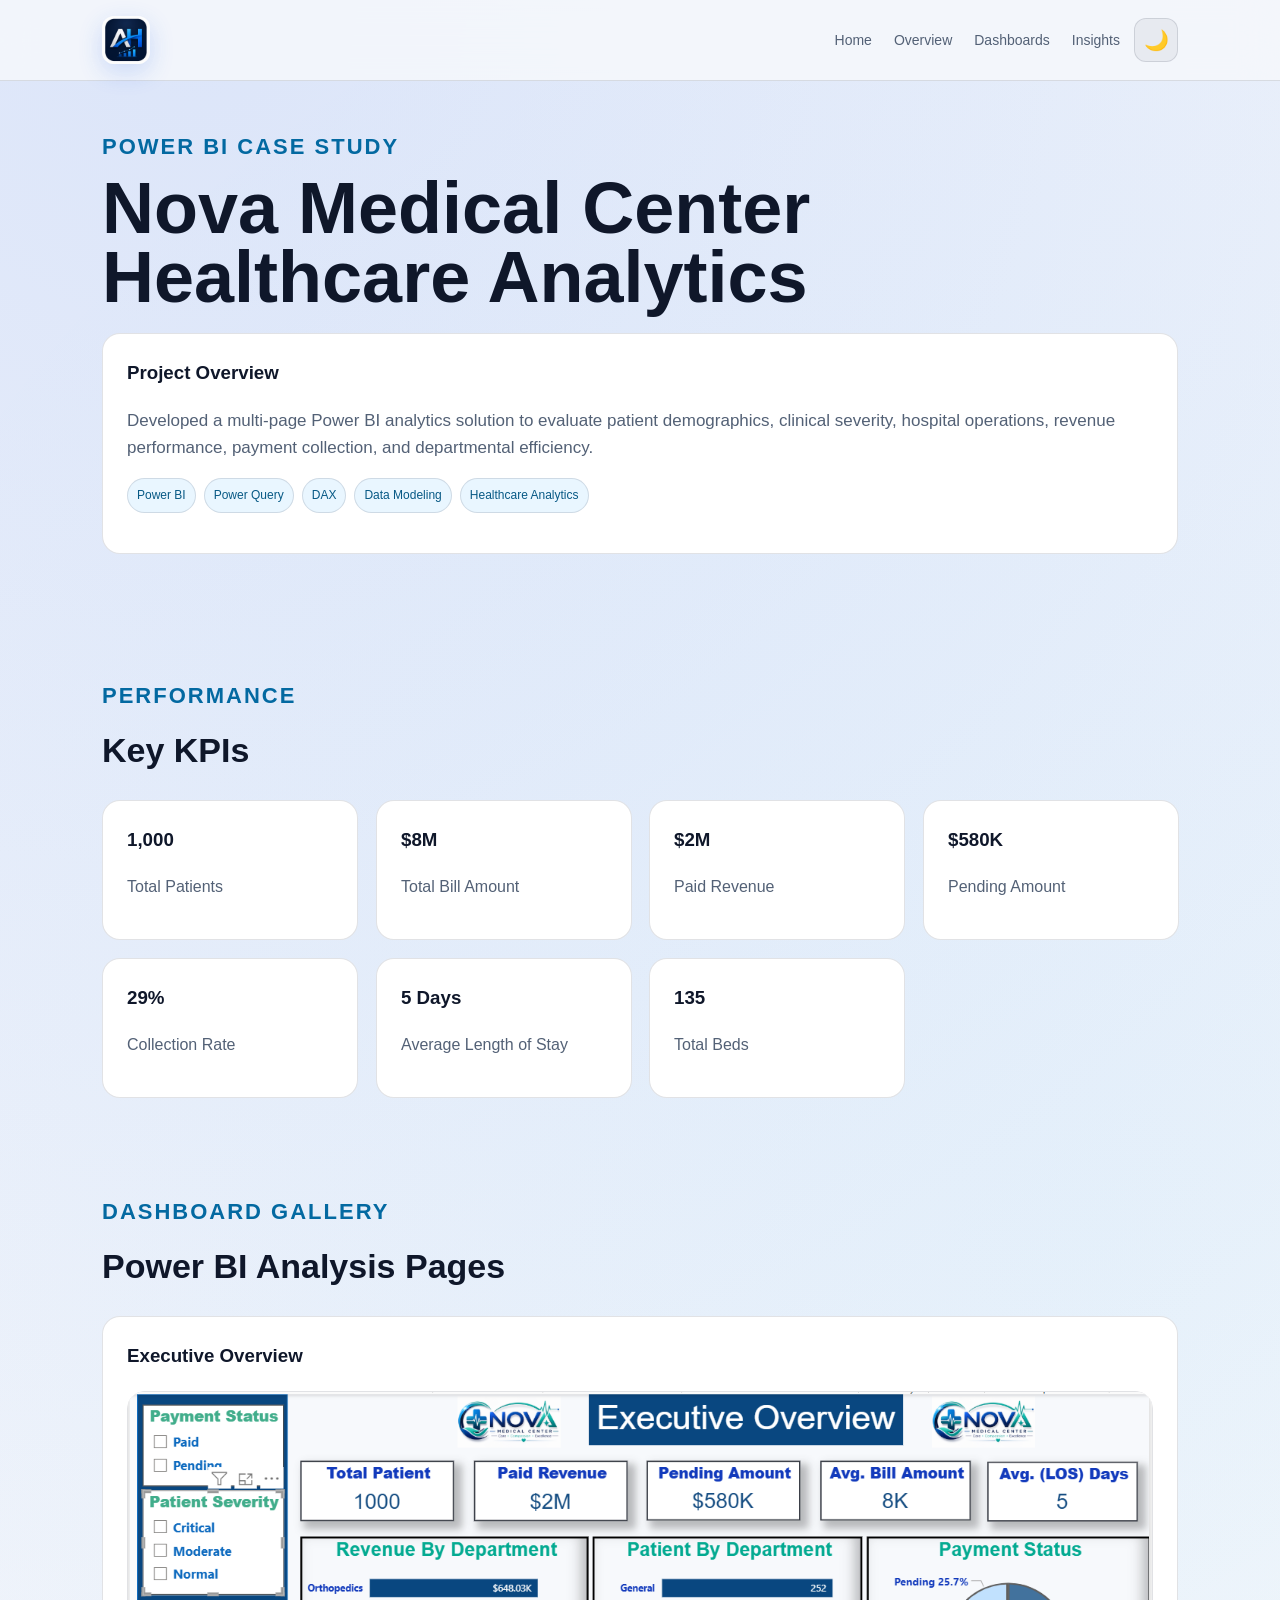
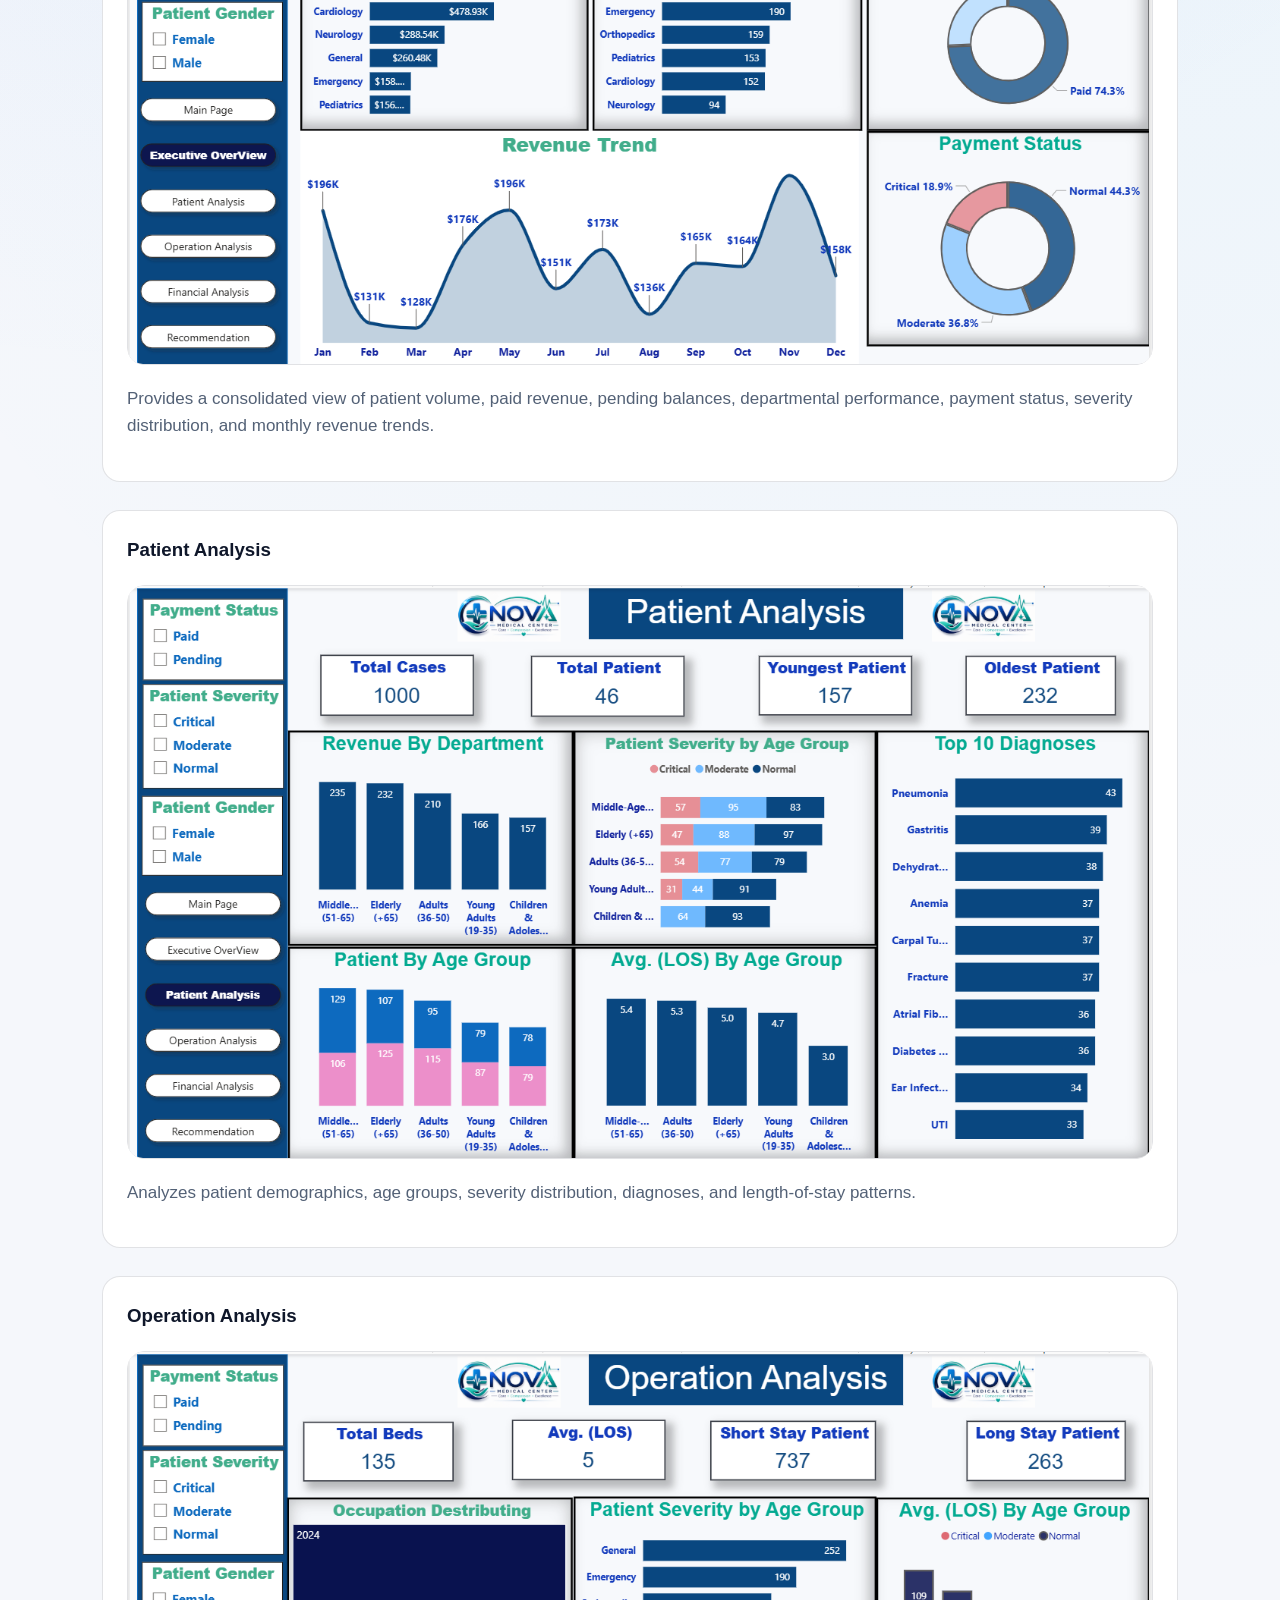
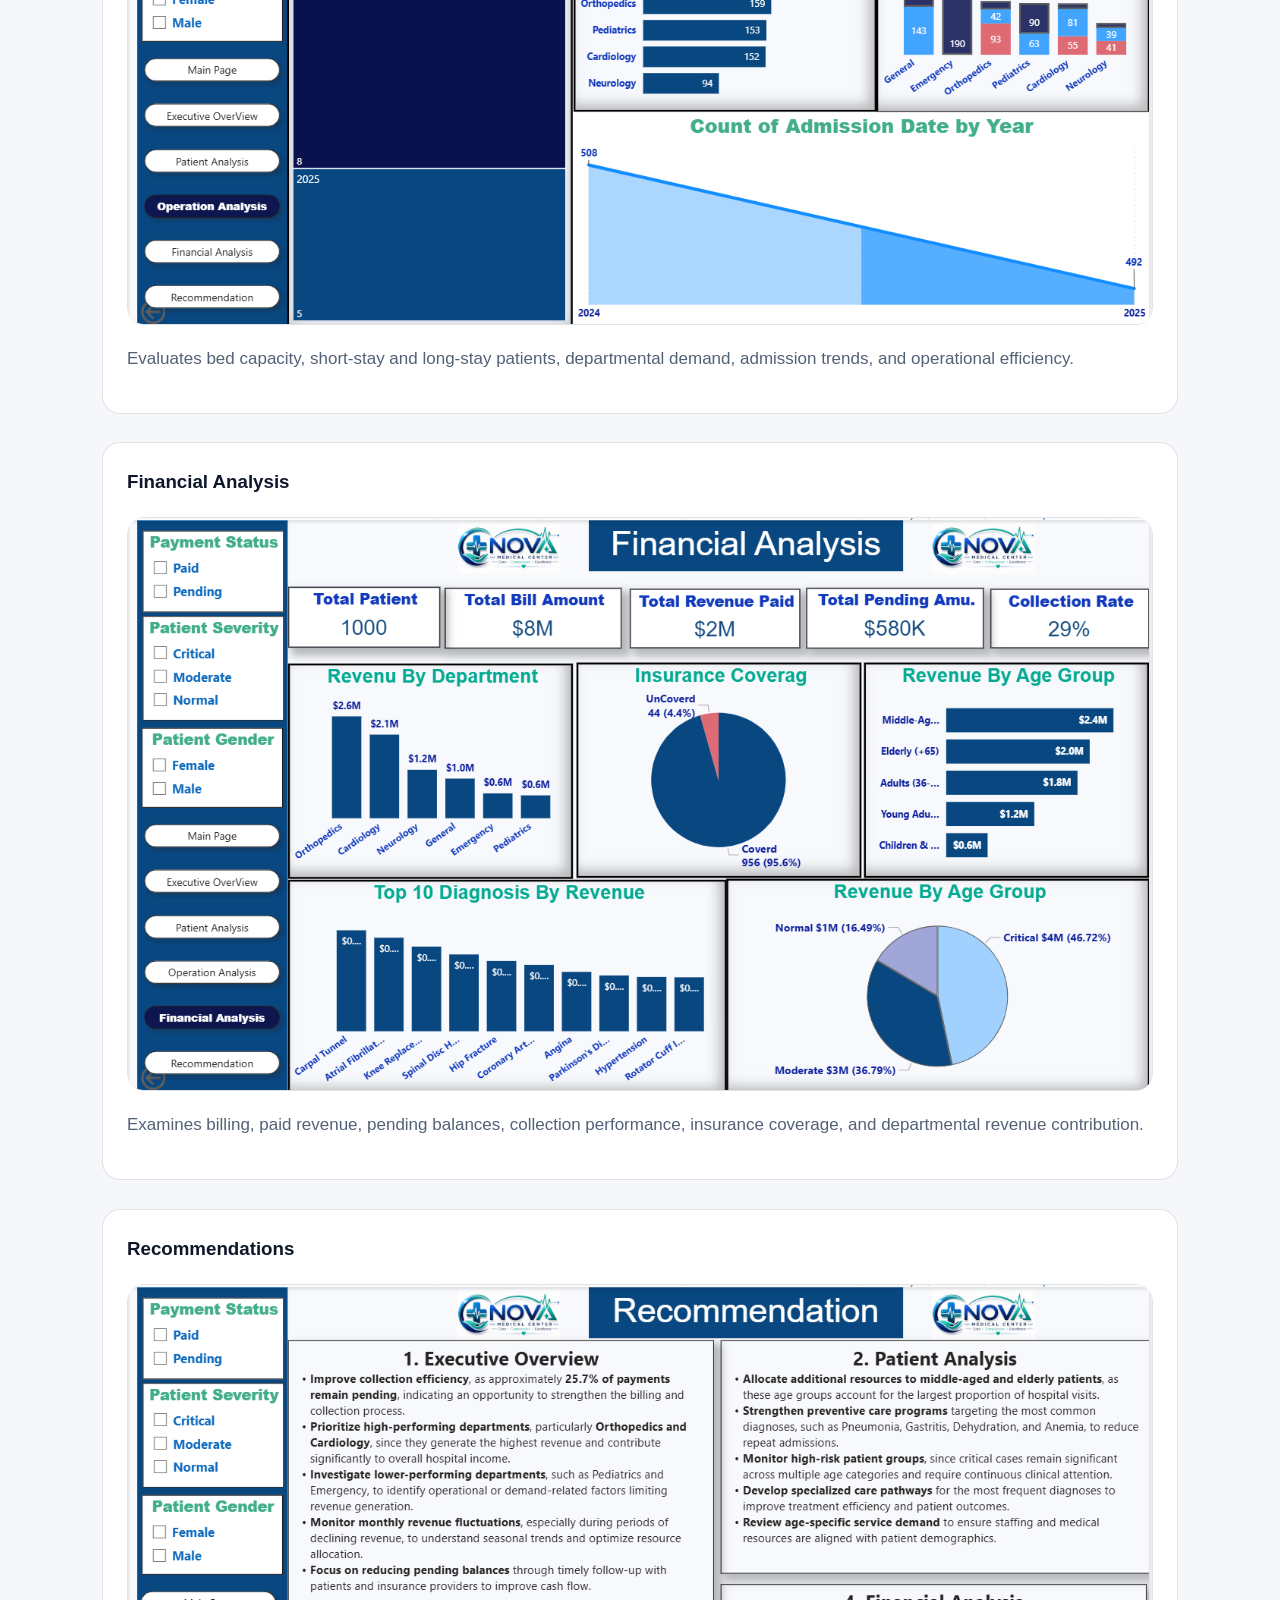
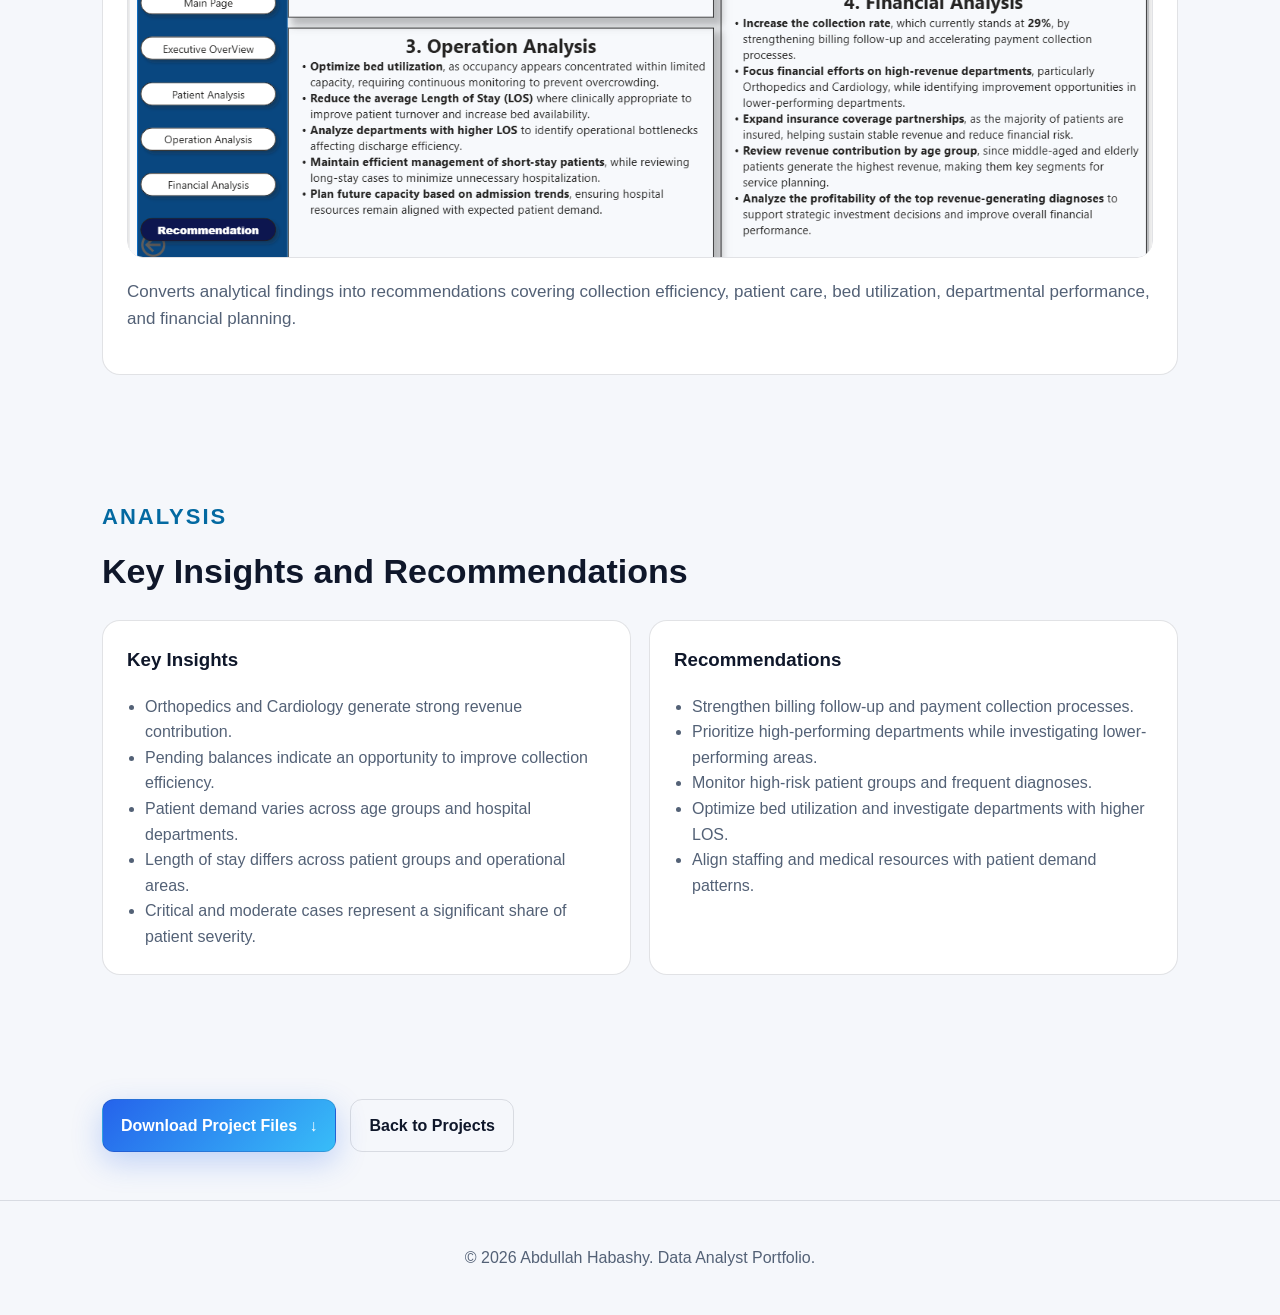
<file: project-nova-medical.html>
<!DOCTYPE html>
<html lang="en">
<head>
  <meta charset="UTF-8" />
  <meta name="viewport" content="width=device-width, initial-scale=1.0" />

  <title>Nova Medical Center Analytics | Abdullah Habashy</title>

  <meta
    name="description"
    content="Nova Medical Center Healthcare Analytics case study by Abdullah Habashy."
  />

  <link rel="icon" type="image/png" href="favicon.png" />
  <link rel="stylesheet" href="style.css" />
</head>

<body>

  <header class="site-header">
    <nav class="nav">

      <a class="logo" href="index.html" aria-label="Home">
        <img src="favicon.png" alt="Abdullah Habashy Logo" />
      </a>

      <div class="nav-links">
        <a href="index.html">Home</a>
        <a href="#overview">Overview</a>
        <a href="#dashboards">Dashboards</a>
        <a href="#insights">Insights</a>
      </div>

    </nav>
  </header>


  <main>

    <section class="section" id="overview">

      <div class="section-title">
        <p>Power BI Case Study</p>
        <h1>Nova Medical Center Healthcare Analytics</h1>
      </div>

      <div class="card wide">

        <h3>Project Overview</h3>

        <p>
          Developed a multi-page Power BI analytics solution
          to evaluate patient demographics, clinical severity,
          hospital operations, revenue performance,
          payment collection, and departmental efficiency.
        </p>

        <div class="tags">
          <span>Power BI</span>
          <span>Power Query</span>
          <span>DAX</span>
          <span>Data Modeling</span>
          <span>Healthcare Analytics</span>
        </div>

      </div>

    </section>


    <section class="section">

      <div class="section-title">
        <p>Performance</p>
        <h2>Key KPIs</h2>
      </div>

      <div class="grid skills-grid">

        <div class="card">
          <h3>1,000</h3>
          <p>Total Patients</p>
        </div>

        <div class="card">
          <h3>$8M</h3>
          <p>Total Bill Amount</p>
        </div>

        <div class="card">
          <h3>$2M</h3>
          <p>Paid Revenue</p>
        </div>

        <div class="card">
          <h3>$580K</h3>
          <p>Pending Amount</p>
        </div>

        <div class="card">
          <h3>29%</h3>
          <p>Collection Rate</p>
        </div>

        <div class="card">
          <h3>5 Days</h3>
          <p>Average Length of Stay</p>
        </div>

        <div class="card">
          <h3>135</h3>
          <p>Total Beds</p>
        </div>

      </div>

    </section>


    <section class="section" id="dashboards">

      <div class="section-title">
        <p>Dashboard Gallery</p>
        <h2>Power BI Analysis Pages</h2>
      </div>


      <div class="card wide">

        <h3>Executive Overview</h3>

        <img
          class="case-study-image"
          src="nova-executive-overview.png"
          alt="Nova Medical Center Executive Overview Dashboard"
        />

        <p>
          Provides a consolidated view of patient volume,
          paid revenue, pending balances, departmental performance,
          payment status, severity distribution, and monthly revenue trends.
        </p>

      </div>


      <div class="card wide">

        <h3>Patient Analysis</h3>

        <img
          class="case-study-image"
          src="nova-patient-analysis.png"
          alt="Nova Medical Center Patient Analysis Dashboard"
        />

        <p>
          Analyzes patient demographics, age groups,
          severity distribution, diagnoses,
          and length-of-stay patterns.
        </p>

      </div>


      <div class="card wide">

        <h3>Operation Analysis</h3>

        <img
          class="case-study-image"
          src="nova-operation-analysis.png"
          alt="Nova Medical Center Operation Analysis Dashboard"
        />

        <p>
          Evaluates bed capacity, short-stay and long-stay patients,
          departmental demand, admission trends,
          and operational efficiency.
        </p>

      </div>


      <div class="card wide">

        <h3>Financial Analysis</h3>

        <img
          class="case-study-image"
          src="nova-financial-analysis.png"
          alt="Nova Medical Center Financial Analysis Dashboard"
        />

        <p>
          Examines billing, paid revenue, pending balances,
          collection performance, insurance coverage,
          and departmental revenue contribution.
        </p>

      </div>


      <div class="card wide">

        <h3>Recommendations</h3>

        <img
          class="case-study-image"
          src="nova-recommendations.png"
          alt="Nova Medical Center Recommendations Dashboard"
        />

        <p>
          Converts analytical findings into recommendations
          covering collection efficiency, patient care,
          bed utilization, departmental performance,
          and financial planning.
        </p>

      </div>

    </section>


    <section class="section" id="insights">

      <div class="section-title">
        <p>Analysis</p>
        <h2>Key Insights and Recommendations</h2>
      </div>

      <div class="grid two-col">

        <div class="card">

          <h3>Key Insights</h3>

          <ul>
            <li>
              Orthopedics and Cardiology generate strong revenue contribution.
            </li>

            <li>
              Pending balances indicate an opportunity
              to improve collection efficiency.
            </li>

            <li>
              Patient demand varies across age groups
              and hospital departments.
            </li>

            <li>
              Length of stay differs across patient groups
              and operational areas.
            </li>

            <li>
              Critical and moderate cases represent
              a significant share of patient severity.
            </li>
          </ul>

        </div>


        <div class="card">

          <h3>Recommendations</h3>

          <ul>
            <li>
              Strengthen billing follow-up
              and payment collection processes.
            </li>

            <li>
              Prioritize high-performing departments
              while investigating lower-performing areas.
            </li>

            <li>
              Monitor high-risk patient groups
              and frequent diagnoses.
            </li>

            <li>
              Optimize bed utilization
              and investigate departments with higher LOS.
            </li>

            <li>
              Align staffing and medical resources
              with patient demand patterns.
            </li>
          </ul>

        </div>

      </div>

    </section>


    <section class="section">

  <div class="hero-actions">

    <a
      class="btn primary"
      href="projects/nova/Nova-Medical-Center-Project-v2.zip"
      download
    >
      Download Project Files
    </a>

    <a
      class="btn secondary"
      href="index.html#projects"
    >
      Back to Projects
    </a>

  </div>

</section>

  </main>


  <footer>
    <p>
      © 2026 Abdullah Habashy. Data Analyst Portfolio.
    </p>
  </footer>

   <script src="script.js"></script>
</body>
</html>
</file>
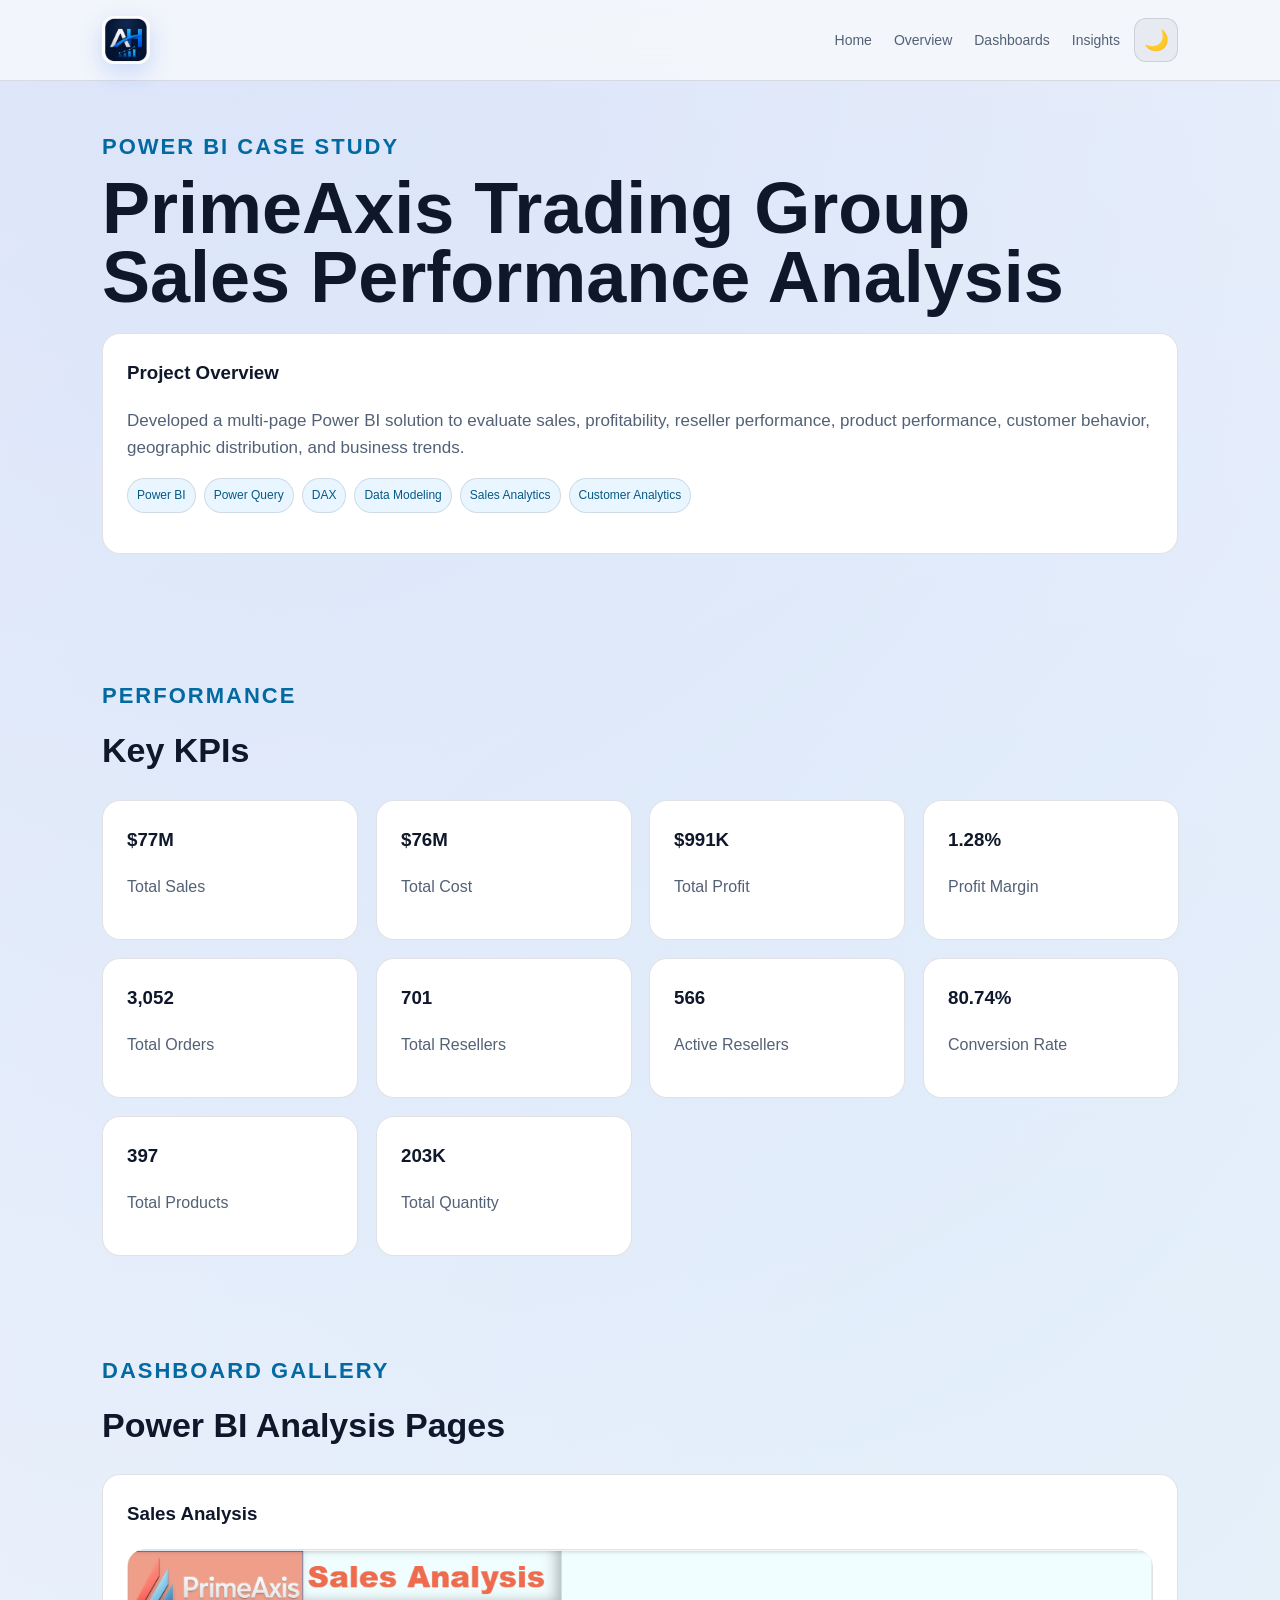
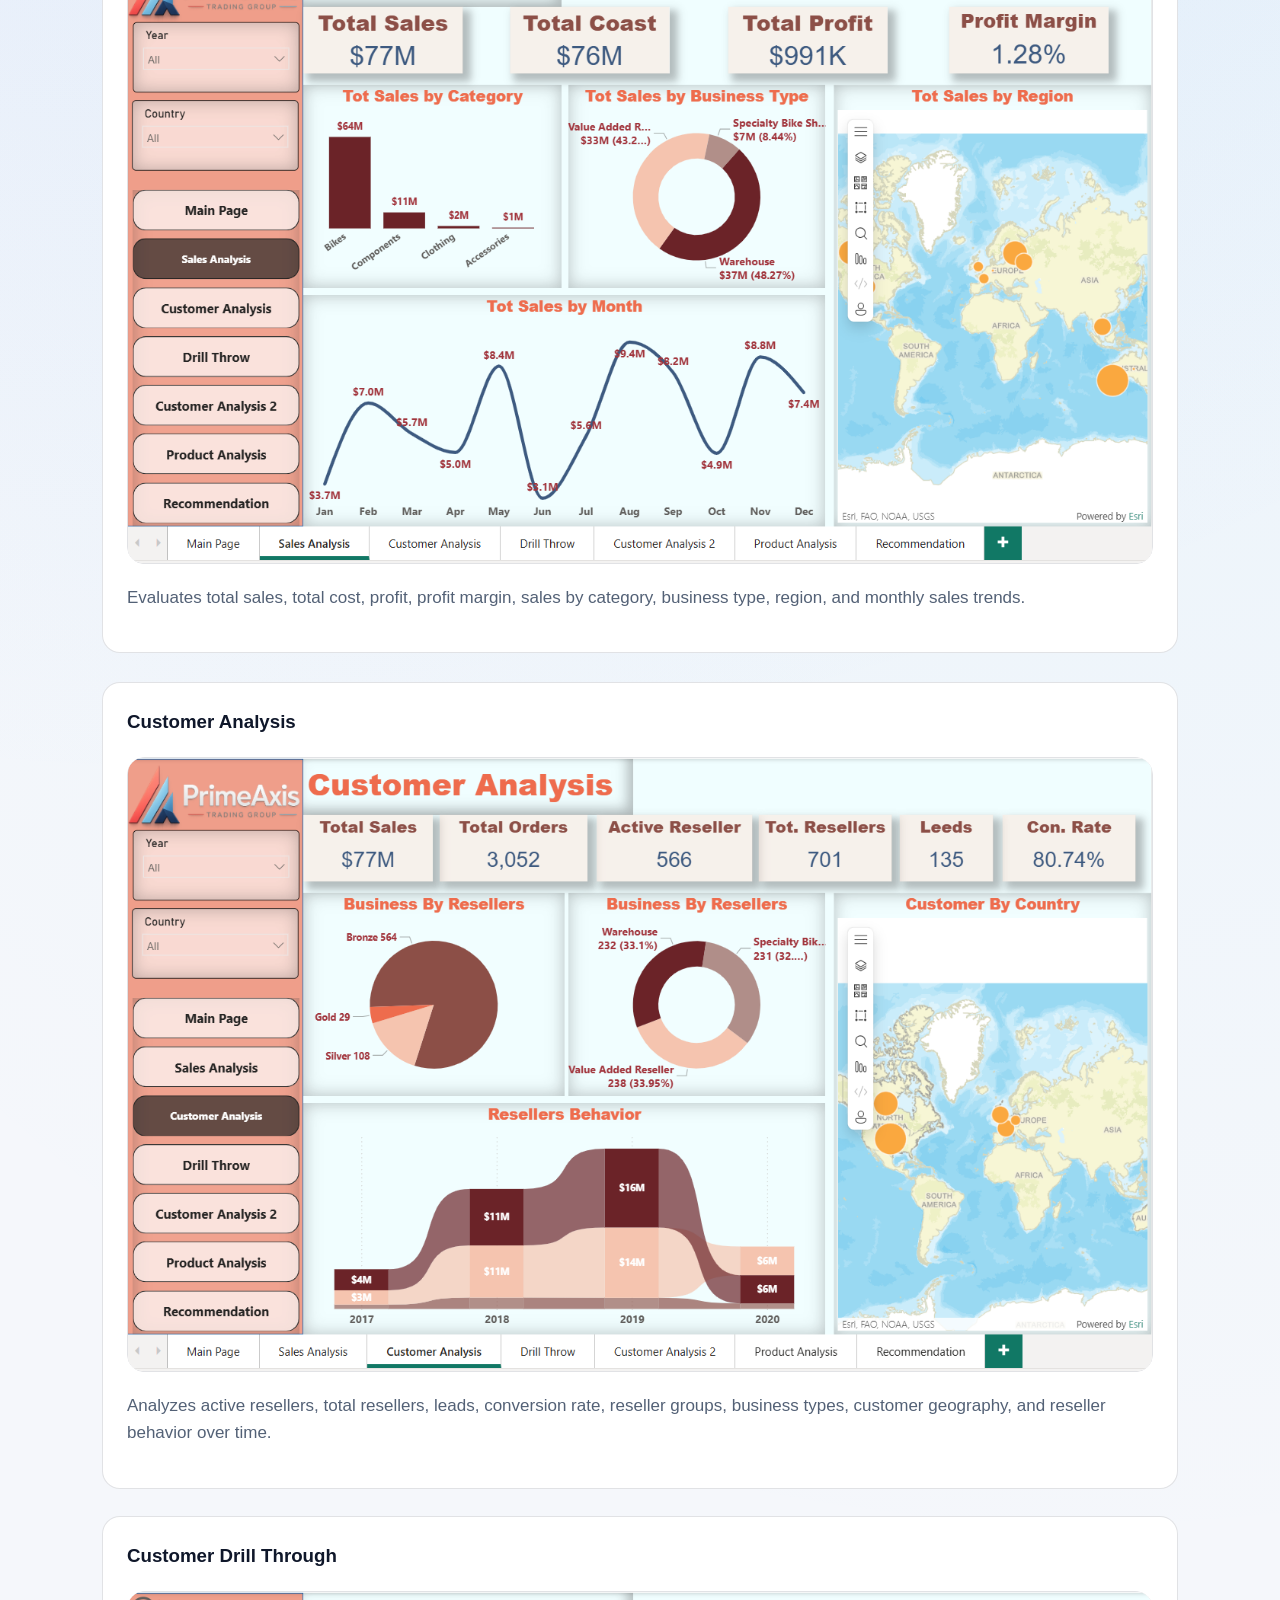
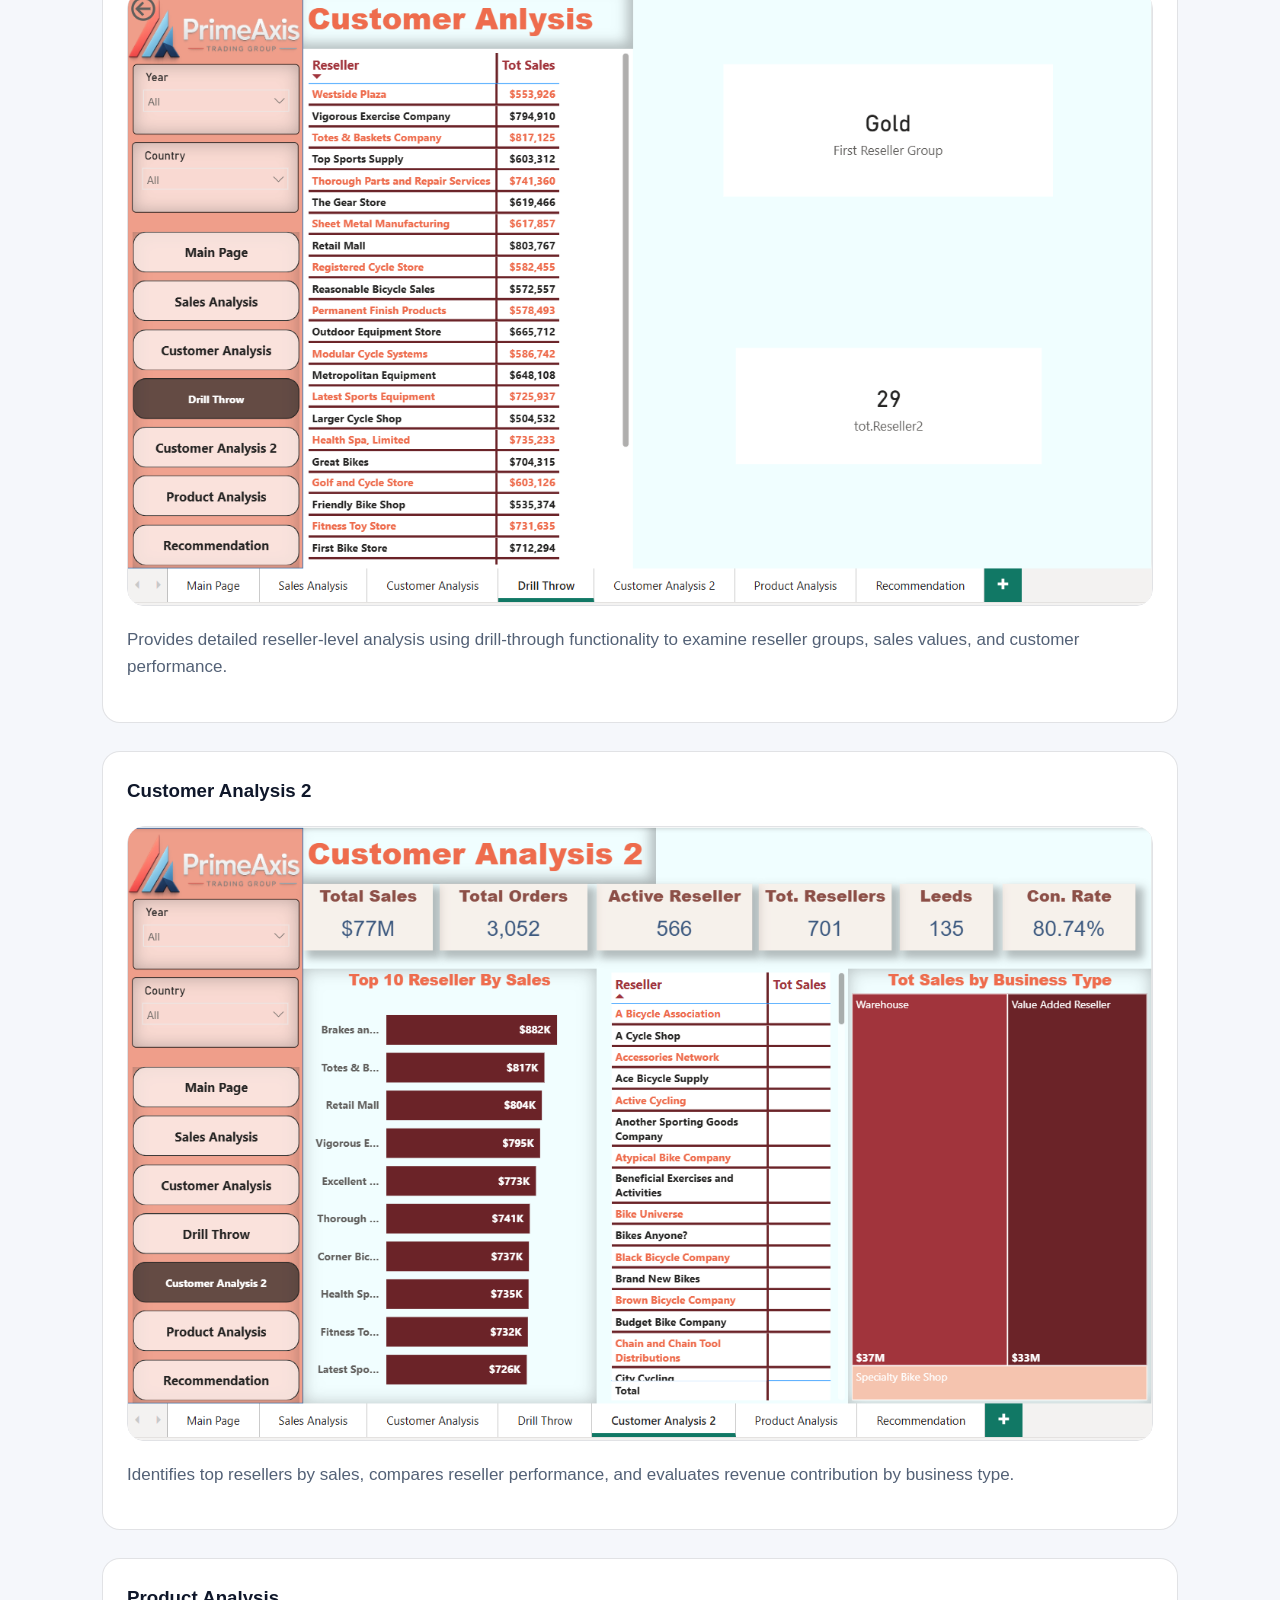
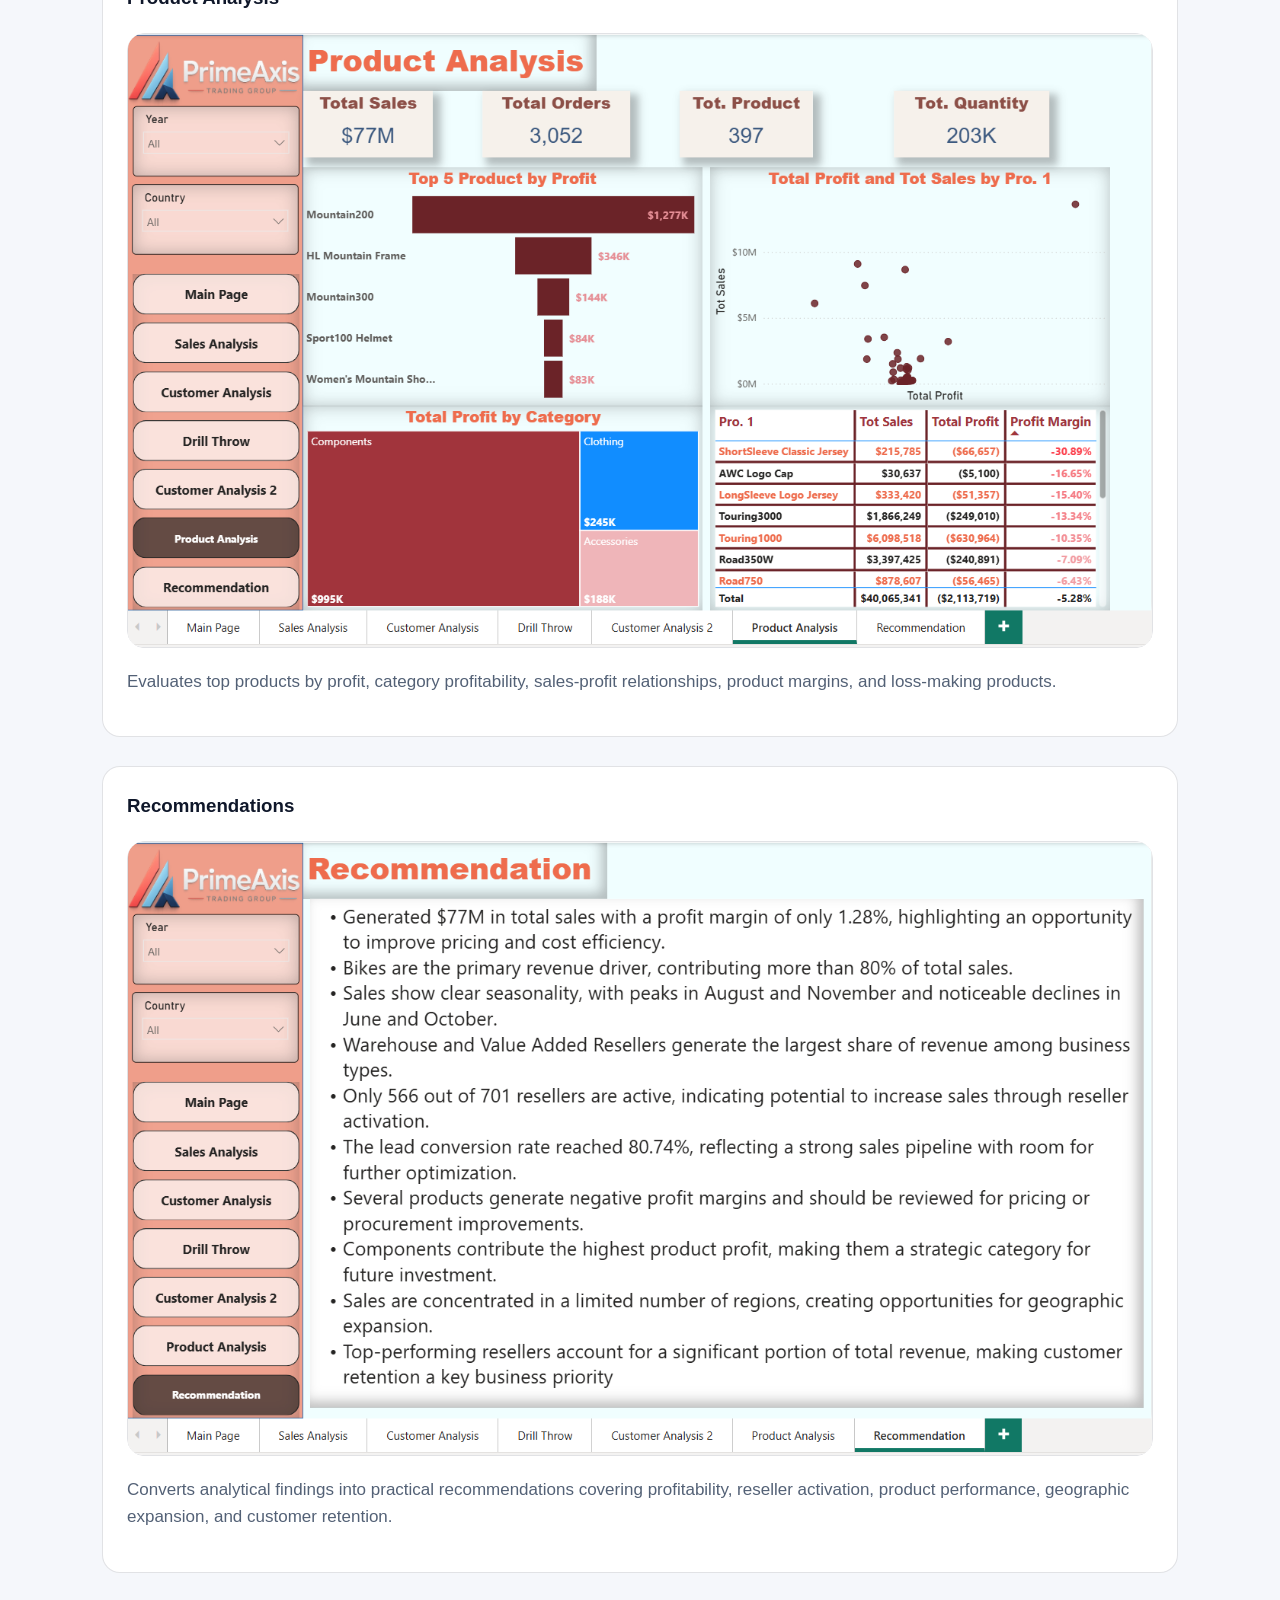
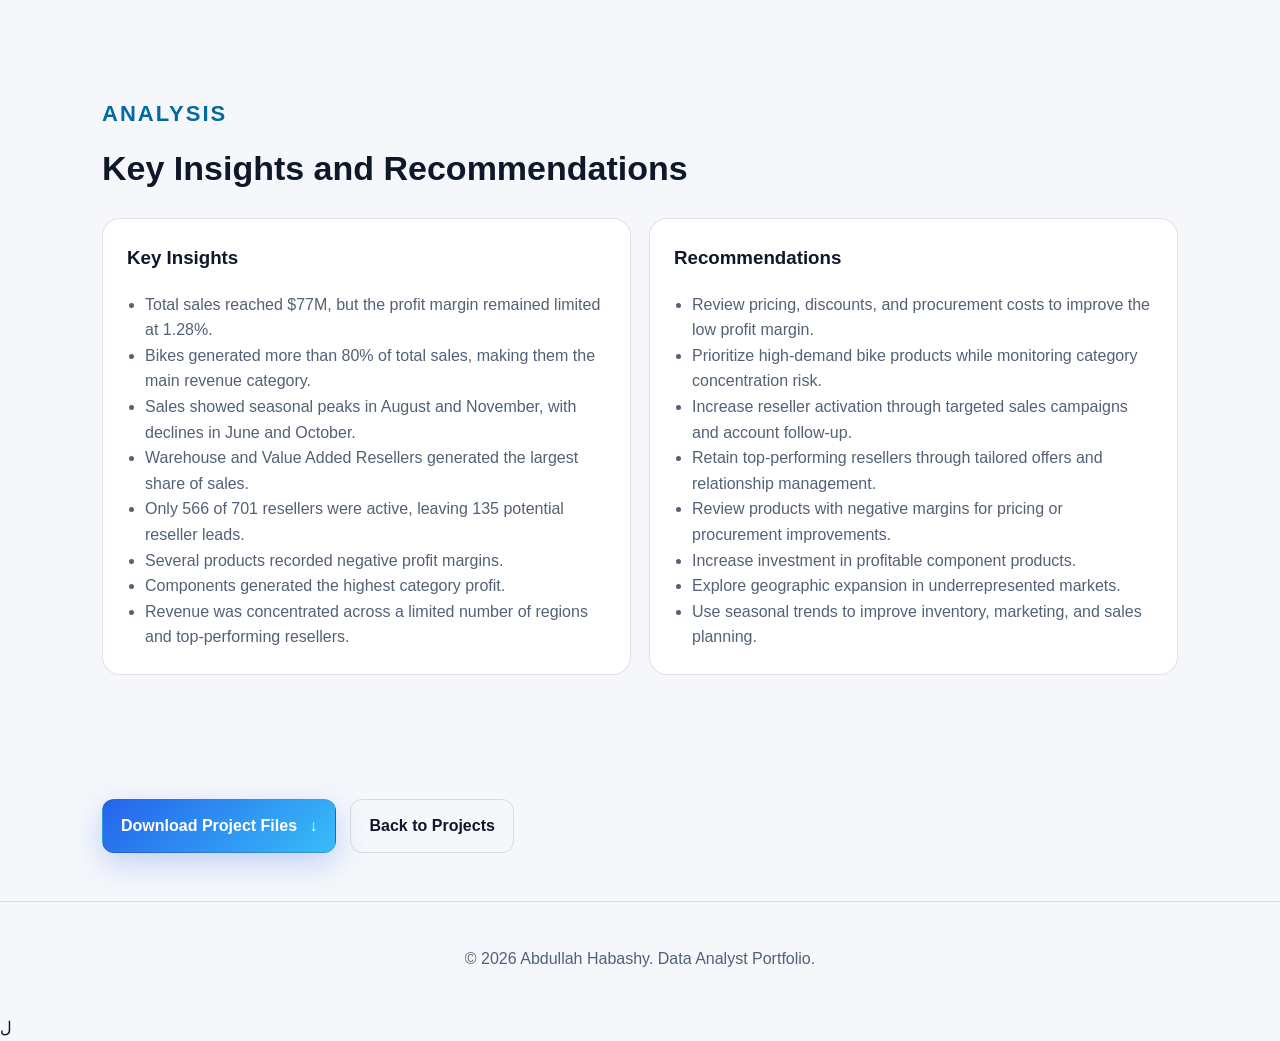
<file: project-primeaxis-sales-performance.html>
<!DOCTYPE html>
<html lang="en">
<head>
  <meta charset="UTF-8" />
  <meta name="viewport" content="width=device-width, initial-scale=1.0" />

  <title>PrimeAxis Sales Performance Analysis | Abdullah Habashy</title>

  <meta
    name="description"
    content="PrimeAxis Trading Group Power BI sales performance case study by Abdullah Habashy."
  />

  <link rel="icon" type="image/png" href="favicon.png" />
  <link rel="stylesheet" href="style.css" />
</head>

<body>

  <header class="site-header">
    <nav class="nav">

      <a class="logo" href="index.html" aria-label="Home">
        <img src="favicon.png" alt="Abdullah Habashy Logo" />
      </a>

      <div class="nav-links">
        <a href="index.html">Home</a>
        <a href="#overview">Overview</a>
        <a href="#dashboards">Dashboards</a>
        <a href="#insights">Insights</a>
      </div>

    </nav>
  </header>


  <main>

    <section class="section" id="overview">

      <div class="section-title">
        <p>Power BI Case Study</p>
        <h1>PrimeAxis Trading Group Sales Performance Analysis</h1>
      </div>

      <div class="card wide">

        <h3>Project Overview</h3>

        <p>
          Developed a multi-page Power BI solution to evaluate sales,
          profitability, reseller performance, product performance,
          customer behavior, geographic distribution, and business trends.
        </p>

        <div class="tags">
          <span>Power BI</span>
          <span>Power Query</span>
          <span>DAX</span>
          <span>Data Modeling</span>
          <span>Sales Analytics</span>
          <span>Customer Analytics</span>
        </div>

      </div>

    </section>


    <section class="section">

      <div class="section-title">
        <p>Performance</p>
        <h2>Key KPIs</h2>
      </div>

      <div class="grid skills-grid">

        <div class="card">
          <h3>$77M</h3>
          <p>Total Sales</p>
        </div>

        <div class="card">
          <h3>$76M</h3>
          <p>Total Cost</p>
        </div>

        <div class="card">
          <h3>$991K</h3>
          <p>Total Profit</p>
        </div>

        <div class="card">
          <h3>1.28%</h3>
          <p>Profit Margin</p>
        </div>

        <div class="card">
          <h3>3,052</h3>
          <p>Total Orders</p>
        </div>

        <div class="card">
          <h3>701</h3>
          <p>Total Resellers</p>
        </div>

        <div class="card">
          <h3>566</h3>
          <p>Active Resellers</p>
        </div>

        <div class="card">
          <h3>80.74%</h3>
          <p>Conversion Rate</p>
        </div>

        <div class="card">
          <h3>397</h3>
          <p>Total Products</p>
        </div>

        <div class="card">
          <h3>203K</h3>
          <p>Total Quantity</p>
        </div>

      </div>

    </section>


    <section class="section" id="dashboards">

      <div class="section-title">
        <p>Dashboard Gallery</p>
        <h2>Power BI Analysis Pages</h2>
      </div>


      <div class="card wide">

        <h3>Sales Analysis</h3>

        <img
          class="case-study-image"
          src="primeaxis-sales-analysis.png"
          alt="PrimeAxis Sales Analysis Dashboard"
        />

        <p>
          Evaluates total sales, total cost, profit, profit margin,
          sales by category, business type, region, and monthly sales trends.
        </p>

      </div>


      <div class="card wide">

        <h3>Customer Analysis</h3>

        <img
          class="case-study-image"
          src="primeaxis-customer-analysis.png"
          alt="PrimeAxis Customer Analysis Dashboard"
        />

        <p>
          Analyzes active resellers, total resellers, leads,
          conversion rate, reseller groups, business types,
          customer geography, and reseller behavior over time.
        </p>

      </div>


      <div class="card wide">

        <h3>Customer Drill Through</h3>

        <img
          class="case-study-image"
          src="primeaxis-customer-drillthrough.png"
          alt="PrimeAxis Customer Drill Through Dashboard"
        />

        <p>
          Provides detailed reseller-level analysis using drill-through
          functionality to examine reseller groups, sales values,
          and customer performance.
        </p>

      </div>


      <div class="card wide">

        <h3>Customer Analysis 2</h3>

        <img
          class="case-study-image"
          src="primeaxis-customer-analysis-2.png"
          alt="PrimeAxis Customer Analysis 2 Dashboard"
        />

        <p>
          Identifies top resellers by sales, compares reseller performance,
          and evaluates revenue contribution by business type.
        </p>

      </div>


      <div class="card wide">

        <h3>Product Analysis</h3>

        <img
          class="case-study-image"
          src="primeaxis-product-analysis.png"
          alt="PrimeAxis Product Analysis Dashboard"
        />

        <p>
          Evaluates top products by profit, category profitability,
          sales-profit relationships, product margins,
          and loss-making products.
        </p>

      </div>


      <div class="card wide">

        <h3>Recommendations</h3>

        <img
          class="case-study-image"
          src="primeaxis-recommendations.png"
          alt="PrimeAxis Recommendations Dashboard"
        />

        <p>
          Converts analytical findings into practical recommendations
          covering profitability, reseller activation, product performance,
          geographic expansion, and customer retention.
        </p>

      </div>

    </section>


    <section class="section" id="insights">

      <div class="section-title">
        <p>Analysis</p>
        <h2>Key Insights and Recommendations</h2>
      </div>

      <div class="grid two-col">

        <div class="card">

          <h3>Key Insights</h3>

          <ul>
            <li>
              Total sales reached $77M, but the profit margin remained
              limited at 1.28%.
            </li>

            <li>
              Bikes generated more than 80% of total sales,
              making them the main revenue category.
            </li>

            <li>
              Sales showed seasonal peaks in August and November,
              with declines in June and October.
            </li>

            <li>
              Warehouse and Value Added Resellers generated
              the largest share of sales.
            </li>

            <li>
              Only 566 of 701 resellers were active,
              leaving 135 potential reseller leads.
            </li>

            <li>
              Several products recorded negative profit margins.
            </li>

            <li>
              Components generated the highest category profit.
            </li>

            <li>
              Revenue was concentrated across a limited number
              of regions and top-performing resellers.
            </li>
          </ul>

        </div>


        <div class="card">

          <h3>Recommendations</h3>

          <ul>
            <li>
              Review pricing, discounts, and procurement costs
              to improve the low profit margin.
            </li>

            <li>
              Prioritize high-demand bike products while monitoring
              category concentration risk.
            </li>

            <li>
              Increase reseller activation through targeted
              sales campaigns and account follow-up.
            </li>

            <li>
              Retain top-performing resellers through tailored
              offers and relationship management.
            </li>

            <li>
              Review products with negative margins
              for pricing or procurement improvements.
            </li>

            <li>
              Increase investment in profitable component products.
            </li>

            <li>
              Explore geographic expansion in underrepresented markets.
            </li>

            <li>
              Use seasonal trends to improve inventory,
              marketing, and sales planning.
            </li>
          </ul>

        </div>

      </div>

    </section>


    <section class="section">

      <div class="hero-actions">

        <a
          class="btn primary"
          href="projects/primeaxis/PrimeAxis-Trading-Group-Project.zip"
          download
        >
          Download Project Files
        </a>

        <a
          class="btn secondary"
          href="index.html#projects"
        >
          Back to Projects
        </a>

      </div>

    </section>

  </main>


  <footer>
    <p>
      © 2026 Abdullah Habashy. Data Analyst Portfolio.
    </p>
  </footer>
  
 <script src="script.js"></script>ل
</body>
</html>
</file>
<file: style.css>
:root {
  --bg: #080d16;
  --bg-soft: #0d1420;
  --card: #111b2b;
  --card-hover: #162338;

  --text: #f8fafc;
  --muted: #94a3b8;

  --accent: #3b82f6;
  --accent-2: #38bdf8;
  --accent-soft: rgba(59, 130, 246, 0.12);

  --line: rgba(148, 163, 184, 0.14);
}

* { box-sizing: border-box; }
html { scroll-behavior: smooth; }
body {
  margin: 0;
  font-family: Arial, Helvetica, sans-serif;
  background:
    radial-gradient(
      circle at 15% 0%,
      rgba(37, 99, 235, 0.12),
      transparent 32%
    ),
    radial-gradient(
      circle at 85% 20%,
      rgba(56, 189, 248, 0.06),
      transparent 28%
    ),
    var(--bg);

  color: var(--text);
  line-height: 1.6;
}
a { color: inherit; text-decoration: none; }
.site-header {
  position: sticky;
  top: 0;
  z-index: 10;

  background: rgba(8, 13, 22, 0.88);
  backdrop-filter: blur(18px);

  border-bottom: 1px solid var(--line);
}
.nav {
  max-width: 1120px;
  margin: auto;
  padding: 16px 22px;
  display: flex;
  justify-content: space-between;
  align-items: center;
}
.logo {
  width: 48px;
  height: 48px;
  display: block;
  border-radius: 12px;
  overflow: hidden;
  flex-shrink: 0;
  box-shadow: 0 8px 24px rgba(37, 99, 235, 0.20);
}

.logo img {
  width: 100%;
  height: 100%;
  display: block;
  object-fit: cover;
}
.nav-links {
  display: flex;
  gap: 22px;
  color: var(--muted);
  font-size: 14px;
}
.nav-links a:hover { color: var(--text); }
.hero {
  max-width: 1120px;
  margin: auto;
  padding: 86px 22px 54px;
  display: grid;
  grid-template-columns: 1.35fr 0.65fr;
  gap: 32px;
  align-items: center;
}
.eyebrow, .section-title p {
  color: var(--accent-2);
  text-transform: uppercase;
  letter-spacing: 2px;
  font-size: 22px;
  font-weight: 700;
  margin: 0 0 10px;
}
h1 {
  font-size: clamp(38px, 6vw, 72px);
  line-height: 0.95;
  margin: 0 0 22px;
}
.hero-text {
  max-width: 680px;
  color: var(--muted);
  font-size: 18px;
}
.hero-actions {
  display: flex;
  gap: 14px;
  margin-top: 28px;
  flex-wrap: wrap;
}
.btn {
  padding: 13px 18px;
  border-radius: 12px;
  font-weight: 700;
  border: 1px solid var(--line);
}
.primary {
  background: linear-gradient(
    135deg,
    #2563eb,
    #38bdf8
  );

  color: #ffffff;

  box-shadow:
    0 10px 30px rgba(37, 99, 235, 0.25);
}
.secondary { color: var(--text); }

.hero-card { padding: 24px; }
.profile-img {
  width: 100%;
  border-radius: 20px;
  aspect-ratio: 1 / 1.12;
  object-fit: cover;
  margin-bottom: 18px;
  border: 1px solid var(--line);
}
.hero-card h2 {
  margin: 14px 0 0;
  font-size: 30px;
}
.hero-card p {
  margin: 4px 0 12px;
  color: var(--muted);
}
.section {
  max-width: 1120px;
  margin: auto;
  padding: 48px 22px;
}
.section-title { margin-bottom: 22px; }
.section-title h2 {
  font-size: 34px;
  margin: 0;
}
.card { padding: 24px; }
.card p, .card li, .project-body p, .timeline-item li, .muted { color: var(--muted); }
.wide p { font-size: 17px; }
.grid {
  display: grid;
  gap: 18px;
}
.skills-grid { grid-template-columns: repeat(4, 1fr); }
.two-col { grid-template-columns: repeat(2, 1fr); }
.card h3, .project-card h3, .timeline-item h3 { margin-top: 0; }
ul {
  padding-left: 18px;
  margin-bottom: 0;
}
.projects-grid { grid-template-columns: repeat(2, 1fr); }
.project-card { overflow: hidden; }
.project-image {
  width: 100%;
  min-height: 230px;
  display: grid;
  place-items: center;
  border-bottom: 1px solid var(--line);
  object-fit: cover;
}
.placeholder {
  background: linear-gradient(135deg, rgba(75,179,253,0.18), rgba(114,228,209,0.12));
  color: var(--muted);
  font-weight: 700;
}
.project-body { padding: 22px; }
.tags {
  display: flex;
  flex-wrap: wrap;
  gap: 8px;
  margin: 16px 0;
}
.tags span {
  font-size: 12px;
  padding: 7px 9px;
  background: rgba(75,179,253,0.12);
  border: 1px solid var(--line);
  border-radius: 999px;
  color: #d8f2ff;
}
.project-link {
  color: var(--accent-2);
  font-weight: 700;
}
.timeline {
  display: grid;
  gap: 18px;
}
.timeline-item {
  padding: 24px;
  border-left: 4px solid var(--accent);
}
.contact-section { padding-bottom: 78px; }
.contact-card {
  padding: 26px;
  display: flex;
  flex-wrap: wrap;
  gap: 16px;
  align-items: center;
}
.contact-card a, .contact-card p {
  padding: 12px 14px;
  background: rgba(255,255,255,0.05);
  border-radius: 12px;
  margin: 0;
  color: var(--text);
}
footer {
  border-top: 1px solid var(--line);
  color: var(--muted);
  text-align: center;
  padding: 28px 18px;
}
@media (max-width: 900px) {
  .hero { grid-template-columns: 1fr; padding-top: 56px; }
  .skills-grid, .projects-grid, .two-col { grid-template-columns: 1fr; }
  .nav-links { display: none; }
  .hero-card { max-width: 420px; }
}

.card,
.project-card,
.timeline-item {
  transition:
    transform 0.25s ease,
    border-color 0.25s ease,
    box-shadow 0.25s ease;
}

.card:hover,
.project-card:hover,
.timeline-item:hover {
  transform: translateY(-4px);

  border-color:
    rgba(59, 130, 246, 0.35);

  box-shadow:
    0 24px 70px rgba(0, 0, 0, 0.34);
}

.nav-links a {
  transition: color 0.2s ease;
}

.nav-links a:hover {
  color: var(--accent-2);
}
.case-study-image {
  width: 100%;
  height: auto;
  display: block;
  margin: 20px 0;
  border-radius: 16px;
  border: 1px solid var(--line);
}

.case-study-image:hover {
  transform: scale(1.01);
  transition: transform 0.25s ease;
}

.section .wide {
  margin-bottom: 28px;
}
/* Smooth scroll reveal animation */

.reveal {
  opacity: 0;
  transform: translateY(38px);
  transition:
    opacity 0.8s ease,
    transform 0.8s cubic-bezier(0.22, 1, 0.36, 1);
  will-change: opacity, transform;
}

.reveal.reveal-left {
  transform: translateX(-42px);
}

.reveal.reveal-right {
  transform: translateX(42px);
}

.reveal.reveal-scale {
  transform: scale(0.94);
}

.reveal.is-visible {
  opacity: 1;
  transform: translateX(0) translateY(0) scale(1);
}

/* حركة متدرجة للكروت */

.reveal-delay-1 {
  transition-delay: 0.08s;
}

.reveal-delay-2 {
  transition-delay: 0.16s;
}

.reveal-delay-3 {
  transition-delay: 0.24s;
}

.reveal-delay-4 {
  transition-delay: 0.32s;
}

/* حركة الأزرار */

.btn {
  transition:
    transform 0.25s ease,
    box-shadow 0.25s ease,
    border-color 0.25s ease;
}

.btn:hover {
  transform: translateY(-3px);
}

/* حركة صور المشاريع */

.project-image,
.case-study-image {
  transition:
    transform 0.45s ease,
    filter 0.45s ease;
}

.project-card:hover .project-image {
  transform: scale(1.025);
}

.case-study-image:hover {
  transform: scale(1.01);
}

/* احترام إعدادات تقليل الحركة */

@media (prefers-reduced-motion: reduce) {
  html {
    scroll-behavior: auto;
  }

  .reveal,
  .reveal.reveal-left,
  .reveal.reveal-right,
  .reveal.reveal-scale {
    opacity: 1;
    transform: none;
    transition: none;
  }
}

/* ========================================
   ADVANCED PORTFOLIO ANIMATIONS
======================================== */

/* Page loading screen */

.site-loader {
  position: fixed;
  inset: 0;
  z-index: 99999;
  display: flex;
  align-items: center;
  justify-content: center;
  background: var(--bg);
  transition:
    opacity 0.55s ease,
    visibility 0.55s ease;
}

.site-loader.loader-hidden {
  opacity: 0;
  visibility: hidden;
  pointer-events: none;
}

.loader-content {
  width: min(280px, 75vw);
  text-align: center;
}

.loader-logo {
  width: 76px;
  height: 76px;
  margin: 0 auto 18px;
  border-radius: 20px;
  object-fit: cover;
  animation: loaderPulse 1.4s ease-in-out infinite;
}

.loader-name {
  margin: 0 0 18px;
  color: var(--text);
  font-size: 17px;
  font-weight: 700;
  letter-spacing: 0.5px;
}

.loader-track {
  height: 4px;
  overflow: hidden;
  background: rgba(255, 255, 255, 0.08);
  border-radius: 999px;
}

.loader-bar {
  width: 45%;
  height: 100%;
  border-radius: 999px;
  background: linear-gradient(
    90deg,
    var(--accent),
    var(--accent-2)
  );
  animation: loaderMove 1.1s ease-in-out infinite;
}

@keyframes loaderPulse {
  0%,
  100% {
    transform: scale(1);
    box-shadow: 0 10px 30px rgba(59, 130, 246, 0.18);
  }

  50% {
    transform: scale(1.07);
    box-shadow: 0 16px 42px rgba(59, 130, 246, 0.36);
  }
}

@keyframes loaderMove {
  0% {
    transform: translateX(-110%);
  }

  100% {
    transform: translateX(240%);
  }
}

/* Scroll progress bar */

.scroll-progress {
  position: fixed;
  top: 0;
  left: 0;
  z-index: 10000;
  width: 0;
  height: 3px;
  background: linear-gradient(
    90deg,
    var(--accent),
    var(--accent-2)
  );
  box-shadow: 0 0 14px rgba(56, 189, 248, 0.55);
  transition: width 0.08s linear;
}

/* Back to top button */

.back-to-top {
  position: fixed;
  right: 24px;
  bottom: 24px;
  z-index: 1000;

  width: 48px;
  height: 48px;

  display: grid;
  place-items: center;

  color: #ffffff;
  background: linear-gradient(
    135deg,
    var(--accent),
    var(--accent-2)
  );

  border: 0;
  border-radius: 15px;
  cursor: pointer;

  font-size: 21px;
  font-weight: 700;

  opacity: 0;
  visibility: hidden;
  transform: translateY(20px);

  box-shadow: 0 12px 35px rgba(37, 99, 235, 0.3);

  transition:
    opacity 0.3s ease,
    visibility 0.3s ease,
    transform 0.3s ease,
    box-shadow 0.3s ease;
}

.back-to-top.is-visible {
  opacity: 1;
  visibility: visible;
  transform: translateY(0);
}

.back-to-top:hover {
  transform: translateY(-4px);
  box-shadow: 0 17px 42px rgba(37, 99, 235, 0.45);
}

/* Page entry and exit */

body {
  opacity: 1;
  transition: opacity 0.35s ease;
}

body.page-exit {
  opacity: 0;
}

/* Navigation logo */

.logo {
  transition:
    transform 0.3s ease,
    filter 0.3s ease;
}

.logo:hover {
  transform: scale(1.08) rotate(-2deg);
  filter: brightness(1.08);
}

/* Project cards */

.project-card {
  position: relative;
  overflow: hidden;
}

.project-card .project-image {
  transition:
    transform 0.55s cubic-bezier(0.22, 1, 0.36, 1),
    filter 0.4s ease;
}

.project-card:hover .project-image {
  transform: scale(1.045);
  filter: brightness(0.82);
}

.project-card::after {
  content: "";
  position: absolute;
  inset: 0;

  background: linear-gradient(
    180deg,
    transparent 25%,
    rgba(5, 10, 18, 0.32) 55%,
    rgba(5, 10, 18, 0.7) 100%
  );

  opacity: 0;
  pointer-events: none;

  transition: opacity 0.4s ease;
}

.project-card:hover::after {
  opacity: 1;
}

.project-card .project-body {
  position: relative;
  z-index: 2;
}

.project-link {
  display: inline-flex;
  align-items: center;
  gap: 7px;
  transition:
    transform 0.3s ease,
    color 0.3s ease;
}

.project-link::after {
  content: "→";
  transition: transform 0.3s ease;
}

.project-link:hover {
  transform: translateY(-2px);
}

.project-link:hover::after {
  transform: translateX(5px);
}

/* Download buttons */

a[download] {
  position: relative;
  overflow: hidden;
}

a[download]::after {
  content: "↓";
  margin-left: 8px;
  display: inline-block;
  transition: transform 0.3s ease;
}

a[download]:hover::after {
  animation: downloadArrow 0.7s ease infinite;
}

@keyframes downloadArrow {
  0%,
  100% {
    transform: translateY(0);
  }

  50% {
    transform: translateY(4px);
  }
}

/* Alternating dashboard image animation */

.case-study-image.reveal-from-left {
  opacity: 0;
  transform: translateX(-50px) scale(0.97);
}

.case-study-image.reveal-from-right {
  opacity: 0;
  transform: translateX(50px) scale(0.97);
}

.case-study-image.reveal-from-left.is-visible,
.case-study-image.reveal-from-right.is-visible {
  opacity: 1;
  transform: translateX(0) scale(1);
}

.case-study-image {
  transition:
    opacity 0.85s ease,
    transform 0.85s cubic-bezier(0.22, 1, 0.36, 1),
    box-shadow 0.4s ease;
}

.case-study-image:hover {
  transform: scale(1.012);
  box-shadow: 0 22px 65px rgba(0, 0, 0, 0.35);
}

/* Counter animation */

.counter-number {
  display: inline-block;
  font-variant-numeric: tabular-nums;
}

/* Mobile adjustments */

@media (max-width: 700px) {
  .back-to-top {
    right: 16px;
    bottom: 16px;
    width: 44px;
    height: 44px;
  }

  .case-study-image.reveal-from-left,
  .case-study-image.reveal-from-right {
    transform: translateY(35px) scale(0.97);
  }
}

/* Accessibility */

@media (prefers-reduced-motion: reduce) {
  .site-loader {
    display: none;
  }

  body {
    opacity: 1;
    transition: none;
  }

  .scroll-progress {
    transition: none;
  }

  .case-study-image,
  .case-study-image.reveal-from-left,
  .case-study-image.reveal-from-right {
    opacity: 1;
    transform: none;
    transition: none;
  }
}

/* ========================================
   LIGHT / DARK THEME
======================================== */
:root {
  color-scheme: dark;
  --header-bg: rgba(8, 13, 22, 0.88);
  --surface-soft: rgba(255, 255, 255, 0.05);
  --tag-text: #d8f2ff;
  --shadow: rgba(0, 0, 0, 0.34);
}

html[data-theme="light"] {
  color-scheme: light;
  --bg: #f5f7fb;
  --bg-soft: #eef3f9;
  --card: #ffffff;
  --card-hover: #f8fbff;
  --text: #0f172a;
  --muted: #536176;
  --accent: #2563eb;
  --accent-2: #0369a1;
  --accent-soft: rgba(37, 99, 235, 0.10);
  --line: rgba(15, 23, 42, 0.12);
  --header-bg: rgba(245, 247, 251, 0.88);
  --surface-soft: rgba(15, 23, 42, 0.05);
  --tag-text: #075985;
  --shadow: rgba(15, 23, 42, 0.14);
}

body,
.site-header,
.card,
.project-card,
.timeline-item,
.contact-card,
.theme-toggle {
  transition:
    background-color 0.3s ease,
    color 0.3s ease,
    border-color 0.3s ease,
    box-shadow 0.3s ease;
}

.site-header {
  background: var(--header-bg);
}

.card,
.project-card,
.timeline-item,
.contact-card {
  background-color: var(--card);
  border: 1px solid var(--line);
  border-radius: 18px;
}

.contact-card a,
.contact-card p {
  background: var(--surface-soft);
}

.tags span {
  color: var(--tag-text);
}

.card:hover,
.project-card:hover,
.timeline-item:hover {
  background-color: var(--card-hover);
  box-shadow: 0 24px 70px var(--shadow);
}

.nav-actions {
  display: flex;
  align-items: center;
  gap: 14px;
}

.theme-toggle {
  width: 44px;
  height: 44px;
  display: inline-grid;
  place-items: center;
  flex-shrink: 0;
  border: 1px solid var(--line);
  border-radius: 12px;
  background: var(--surface-soft);
  color: var(--text);
  font-size: 20px;
  line-height: 1;
  cursor: pointer;
}

.theme-toggle:hover {
  transform: translateY(-2px);
  border-color: rgba(59, 130, 246, 0.45);
  box-shadow: 0 10px 25px var(--shadow);
}

.theme-toggle:focus-visible {
  outline: 3px solid var(--accent-soft);
  outline-offset: 3px;
}

.theme-toggle-icon {
  display: inline-block;
  transition: transform 0.3s ease;
}

.theme-toggle:hover .theme-toggle-icon {
  transform: rotate(18deg);
}

@media (max-width: 900px) {
  .nav-actions {
    margin-left: auto;
  }
}

@media (prefers-reduced-motion: reduce) {
  body,
  .site-header,
  .card,
  .project-card,
  .timeline-item,
  .contact-card,
  .theme-toggle,
  .theme-toggle-icon {
    transition: none;
  }
}

/* ========================================
   FIX: KEEP REVEAL ANIMATIONS WITH THEME TRANSITIONS
======================================== */
.reveal.card,
.reveal.project-card,
.reveal.timeline-item,
.reveal.contact-card {
  transition:
    opacity 0.8s ease,
    transform 0.8s cubic-bezier(0.22, 1, 0.36, 1),
    background-color 0.3s ease,
    color 0.3s ease,
    border-color 0.3s ease,
    box-shadow 0.3s ease;
}

@media (prefers-reduced-motion: reduce) {
  .reveal.card,
  .reveal.project-card,
  .reveal.timeline-item,
  .reveal.contact-card {
    opacity: 1;
    transform: none;
    transition: none;
  }
}

/* ========================================
   LIGHT MODE: DISTINCT REVEAL ANIMATION
   Dark mode keeps the original slide animation.
======================================== */
html[data-theme="light"] .reveal {
  opacity: 0;
  filter: blur(8px);
  transform: translateY(24px) scale(0.985);
  transition:
    opacity 0.72s ease,
    transform 0.85s cubic-bezier(0.16, 1, 0.3, 1),
    filter 0.72s ease;
}

html[data-theme="light"] .reveal.reveal-left {
  transform: translate(-18px, 20px) rotate(-0.5deg) scale(0.985);
}

html[data-theme="light"] .reveal.reveal-right {
  transform: translate(18px, 20px) rotate(0.5deg) scale(0.985);
}

html[data-theme="light"] .reveal.reveal-scale {
  transform: translateY(18px) scale(0.94);
}

html[data-theme="light"] .reveal.is-visible {
  opacity: 1;
  filter: blur(0);
  transform: translate(0, 0) rotate(0) scale(1);
}

/* Preserve theme color transitions on reveal cards in light mode. */
html[data-theme="light"] .reveal.card,
html[data-theme="light"] .reveal.project-card,
html[data-theme="light"] .reveal.timeline-item,
html[data-theme="light"] .reveal.contact-card {
  transition:
    opacity 0.72s ease,
    transform 0.85s cubic-bezier(0.16, 1, 0.3, 1),
    filter 0.72s ease,
    background-color 0.3s ease,
    color 0.3s ease,
    border-color 0.3s ease,
    box-shadow 0.3s ease;
}

/* Dashboard images use a soft reveal/wipe in light mode. */
html[data-theme="light"] .case-study-image.reveal-from-left,
html[data-theme="light"] .case-study-image.reveal-from-right {
  opacity: 0;
  filter: blur(7px);
  transform: translateY(22px) scale(0.975);
  clip-path: inset(0 0 18% 0 round 18px);
  transition:
    opacity 0.75s ease,
    transform 0.9s cubic-bezier(0.16, 1, 0.3, 1),
    filter 0.75s ease,
    clip-path 0.9s cubic-bezier(0.16, 1, 0.3, 1);
}

html[data-theme="light"] .case-study-image.reveal-from-left.is-visible,
html[data-theme="light"] .case-study-image.reveal-from-right.is-visible {
  opacity: 1;
  filter: blur(0);
  transform: translateY(0) scale(1);
  clip-path: inset(0 0 0 0 round 18px);
}

@media (prefers-reduced-motion: reduce) {
  html[data-theme="light"] .reveal,
  html[data-theme="light"] .case-study-image.reveal-from-left,
  html[data-theme="light"] .case-study-image.reveal-from-right {
    opacity: 1;
    filter: none;
    transform: none;
    clip-path: none;
    transition: none;
  }
}

/* ========================================
   PREMIUM HERO SECTION
======================================== */
.hero-premium {
  position: relative;
  isolation: isolate;
  min-height: calc(100vh - 81px);
  padding-top: 72px;
  padding-bottom: 92px;
  grid-template-columns: minmax(0, 1.12fr) minmax(340px, 0.88fr);
  gap: clamp(42px, 6vw, 78px);
  overflow: hidden;
}

.hero-premium::before {
  content: "";
  position: absolute;
  inset: 18px 8px;
  z-index: -3;
  border-radius: 48px;
  background:
    linear-gradient(135deg, rgba(59, 130, 246, 0.055), transparent 42%),
    linear-gradient(315deg, rgba(56, 189, 248, 0.035), transparent 48%);
  border: 1px solid rgba(148, 163, 184, 0.09);
  pointer-events: none;
}

.hero-orb {
  position: absolute;
  z-index: -2;
  border-radius: 50%;
  filter: blur(8px);
  pointer-events: none;
  animation: heroOrbFloat 9s ease-in-out infinite;
}

.hero-orb-one {
  width: 260px;
  height: 260px;
  top: 8%;
  left: -80px;
  background: rgba(37, 99, 235, 0.13);
}

.hero-orb-two {
  width: 210px;
  height: 210px;
  right: 0;
  bottom: 7%;
  background: rgba(56, 189, 248, 0.09);
  animation-delay: -4.5s;
}

.hero-status {
  width: fit-content;
  display: inline-flex;
  align-items: center;
  gap: 9px;
  margin-bottom: 20px;
  padding: 8px 12px;
  border: 1px solid rgba(56, 189, 248, 0.2);
  border-radius: 999px;
  background: rgba(56, 189, 248, 0.07);
  color: #c8f2ff;
  font-size: 13px;
  font-weight: 700;
  letter-spacing: 0.2px;
}

.status-dot {
  width: 8px;
  height: 8px;
  border-radius: 50%;
  background: #22c55e;
  box-shadow: 0 0 0 5px rgba(34, 197, 94, 0.12);
  animation: statusPulse 2s ease-out infinite;
}

.hero-premium .eyebrow {
  margin-bottom: 12px;
  font-size: clamp(15px, 1.65vw, 20px);
}

.hero-premium .hero-content {
  padding-left: clamp(18px, 2.2vw, 34px);
}

.hero-premium h1 {
  max-width: 680px;
  margin-bottom: 30px;
  font-size: clamp(40px, 5vw, 64px);
  line-height: 1.06;
  letter-spacing: -2.2px;
}

.hero-gradient-text {
  display: block;
  width: fit-content;
  padding-bottom: 5px;
  color: transparent;
  background: linear-gradient(100deg, #60a5fa 4%, #38bdf8 45%, #a5f3fc 72%, #60a5fa 96%);
  background-size: 220% auto;
  background-clip: text;
  -webkit-background-clip: text;
  animation: heroGradient 6s linear infinite;
}

.hero-premium .hero-text {
  max-width: 640px;
  margin: 0;
  font-size: clamp(16px, 1.25vw, 18px);
  line-height: 1.85;
}

.hero-primary-btn,
.hero-secondary-btn {
  min-height: 52px;
  display: inline-flex;
  align-items: center;
  justify-content: center;
  gap: 12px;
  padding-inline: 22px;
  transition: transform 0.25s ease, box-shadow 0.25s ease, border-color 0.25s ease, background-color 0.25s ease;
}

.hero-primary-btn:hover {
  transform: translateY(-3px);
  box-shadow: 0 16px 38px rgba(37, 99, 235, 0.38);
}

.hero-primary-btn span {
  font-size: 20px;
  transition: transform 0.25s ease;
}

.hero-primary-btn:hover span { transform: translateX(4px); }

.hero-secondary-btn:hover {
  transform: translateY(-3px);
  border-color: rgba(56, 189, 248, 0.4);
  background: rgba(56, 189, 248, 0.07);
}

.hero-proof {
  display: flex;
  align-items: stretch;
  gap: 18px;
  margin-top: 38px;
}

.hero-proof-item {
  min-width: 105px;
  display: flex;
  flex-direction: column;
  gap: 2px;
}

.hero-proof-item strong {
  color: var(--text);
  font-size: 25px;
  line-height: 1;
}

.hero-proof-item span {
  color: var(--muted);
  font-size: 12px;
  line-height: 1.35;
}

.hero-proof-divider {
  width: 1px;
  background: var(--line);
}

.hero-visual {
  position: relative;
  min-width: 0;
  padding: 0;
  background: transparent;
  border: 0;
  box-shadow: none;
}

.hero-visual:hover {
  transform: none;
  border-color: transparent;
  box-shadow: none;
}

.hero-image-shell {
  position: relative;
  max-width: 440px;
  margin-inline: auto;
  padding: 13px;
  border: 1px solid rgba(96, 165, 250, 0.22);
  border-radius: 34px;
  background: linear-gradient(145deg, rgba(255, 255, 255, 0.075), rgba(255, 255, 255, 0.015));
  box-shadow: 0 34px 90px rgba(0, 0, 0, 0.38);
}

.hero-image-shell::before {
  content: "";
  position: absolute;
  inset: -1px;
  z-index: -1;
  border-radius: inherit;
  background: linear-gradient(135deg, rgba(96, 165, 250, 0.24), transparent 45%, rgba(56, 189, 248, 0.16));
  filter: blur(18px);
  opacity: 0.75;
}

.hero-image-glow {
  position: absolute;
  inset: 18% 12% 5%;
  z-index: -1;
  border-radius: 50%;
  background: rgba(37, 99, 235, 0.25);
  filter: blur(55px);
}

.hero-premium .profile-img {
  width: 100%;
  min-height: 480px;
  margin: 0;
  aspect-ratio: 0.84 / 1;
  border-radius: 24px;
  object-position: center top;
  box-shadow: inset 0 0 0 1px rgba(255,255,255,0.05);
}

.hero-floating-card {
  position: absolute;
  display: flex;
  align-items: center;
  gap: 11px;
  max-width: 220px;
  padding: 12px 15px;
  border: 1px solid rgba(148, 163, 184, 0.18);
  border-radius: 16px;
  background: rgba(13, 20, 32, 0.82);
  backdrop-filter: blur(18px);
  box-shadow: 0 18px 42px rgba(0, 0, 0, 0.3);
  animation: floatingCard 4.8s ease-in-out infinite;
}

.hero-floating-card-top { top: 11%; left: 10px; }
.hero-floating-card-bottom { right: 10px; bottom: 11%; animation-delay: -2.4s; }

.floating-icon {
  width: 34px;
  height: 34px;
  flex: 0 0 34px;
  display: grid;
  place-items: center;
  border-radius: 10px;
  background: var(--accent-soft);
  color: var(--accent-2);
  font-weight: 900;
}

.hero-floating-card div { min-width: 0; }
.hero-floating-card strong,
.hero-floating-card span { display: block; }
.hero-floating-card strong { font-size: 13px; color: var(--text); white-space: nowrap; }
.hero-floating-card span { margin-top: 2px; font-size: 11px; color: var(--muted); white-space: nowrap; }

.hero-tool-strip {
  max-width: 440px;
  margin: 18px auto 0;
  display: flex;
  justify-content: center;
  flex-wrap: wrap;
  gap: 8px;
}

.hero-tool-strip span {
  padding: 7px 10px;
  border: 1px solid var(--line);
  border-radius: 999px;
  background: rgba(255,255,255,0.025);
  color: var(--muted);
  font-size: 11px;
  font-weight: 700;
}

html[data-theme="light"] .hero-premium::before {
  background:
    linear-gradient(135deg, rgba(59, 130, 246, 0.045), transparent 45%),
    linear-gradient(315deg, rgba(14, 165, 233, 0.035), transparent 50%),
    rgba(255, 255, 255, 0.28);
  border-color: rgba(15, 23, 42, 0.075);
}

html[data-theme="light"] .hero-status {
  background: rgba(14, 165, 233, 0.075);
  border-color: rgba(14, 165, 233, 0.2);
  color: #075985;
}

html[data-theme="light"] .hero-gradient-text {
  background-image: linear-gradient(100deg, #1d4ed8, #0284c7 48%, #0f766e 72%, #1d4ed8);
}

html[data-theme="light"] .hero-image-shell {
  background: rgba(255, 255, 255, 0.74);
  border-color: rgba(37, 99, 235, 0.16);
  box-shadow: 0 24px 58px rgba(15, 23, 42, 0.12);
}

html[data-theme="light"] .hero-floating-card {
  background: rgba(255, 255, 255, 0.86);
  border-color: rgba(15, 23, 42, 0.09);
  box-shadow: 0 13px 30px rgba(15, 23, 42, 0.11);
}

html[data-theme="light"] .hero-tool-strip span {
  background: rgba(255, 255, 255, 0.7);
}

@keyframes heroGradient {
  to { background-position: 220% center; }
}

@keyframes heroOrbFloat {
  0%, 100% { transform: translate3d(0, 0, 0) scale(1); }
  50% { transform: translate3d(18px, -16px, 0) scale(1.08); }
}

@keyframes statusPulse {
  0% { box-shadow: 0 0 0 0 rgba(34, 197, 94, 0.32); }
  70% { box-shadow: 0 0 0 8px rgba(34, 197, 94, 0); }
  100% { box-shadow: 0 0 0 0 rgba(34, 197, 94, 0); }
}

@keyframes floatingCard {
  0%, 100% { transform: translateY(0); }
  50% { transform: translateY(-9px); }
}

@media (max-width: 1040px) {
  .hero-premium {
    grid-template-columns: minmax(0, 1fr) minmax(315px, 0.72fr);
    gap: 38px;
  }
  .hero-premium h1 { letter-spacing: -2.4px; }
  .hero-floating-card-top { left: 8px; }
  .hero-floating-card-bottom { right: 8px; }
}

@media (max-width: 900px) {
  .hero-premium {
    min-height: auto;
    grid-template-columns: 1fr;
    padding-top: 58px;
    text-align: center;
  }
  .hero-premium::before { inset-inline: 12px; }
  .hero-content { display: flex; flex-direction: column; align-items: center; }
  .hero-premium .hero-content { padding-left: 0; }
  .hero-gradient-text { margin-inline: auto; }
  .hero-premium .hero-text { max-width: 700px; }
  .hero-proof { justify-content: center; }
  .hero-visual { max-width: 480px; width: 100%; margin-inline: auto; }
}

@media (max-width: 560px) {
  .hero-premium { padding-inline: 16px; padding-top: 42px; gap: 42px; }
  .hero-premium h1 { font-size: clamp(39px, 12vw, 54px); letter-spacing: -2px; }
  .hero-status { font-size: 11px; }
  .hero-actions { width: 100%; }
  .hero-actions .btn { width: 100%; }
  .hero-proof { width: 100%; gap: 10px; }
  .hero-proof-item { min-width: 0; flex: 1; }
  .hero-proof-item strong { font-size: 21px; }
  .hero-proof-item span { font-size: 10px; }
  .hero-premium .profile-img { min-height: 400px; }
  .hero-floating-card { max-width: 175px; padding: 10px 11px; }
  .hero-floating-card-top { left: 6px; top: 8%; }
  .hero-floating-card-bottom { right: 6px; bottom: 8%; }
  .hero-floating-card strong { font-size: 11px; }
  .hero-floating-card span { font-size: 9px; }
  .floating-icon { width: 29px; height: 29px; flex-basis: 29px; }
}

@media (prefers-reduced-motion: reduce) {
  .hero-orb,
  .status-dot,
  .hero-gradient-text,
  .hero-floating-card {
    animation: none;
  }
}


/* ========================================
   FINAL HERO ENTRANCE SEQUENCE
======================================== */
.hero-premium .hero-content > *,
.hero-premium .hero-visual .hero-image-shell,
.hero-premium .hero-visual .hero-tool-strip {
  opacity: 0;
  transform: translateY(18px);
}

.hero-premium .hero-content.is-visible > *,
.hero-premium .hero-visual.is-visible .hero-image-shell,
.hero-premium .hero-visual.is-visible .hero-tool-strip {
  animation: heroElementIn 0.72s cubic-bezier(0.16, 1, 0.3, 1) forwards;
}

.hero-premium .hero-content.is-visible .hero-status { animation-delay: 0.05s; }
.hero-premium .hero-content.is-visible .eyebrow { animation-delay: 0.14s; }
.hero-premium .hero-content.is-visible h1 { animation-delay: 0.23s; }
.hero-premium .hero-content.is-visible .hero-text { animation-delay: 0.34s; }
.hero-premium .hero-content.is-visible .hero-actions { animation-delay: 0.44s; }
.hero-premium .hero-content.is-visible .hero-proof { animation-delay: 0.54s; }
.hero-premium .hero-visual.is-visible .hero-image-shell { animation-delay: 0.28s; }
.hero-premium .hero-visual.is-visible .hero-tool-strip { animation-delay: 0.48s; }

@keyframes heroElementIn {
  from {
    opacity: 0;
    transform: translateY(18px);
  }
  to {
    opacity: 1;
    transform: translateY(0);
  }
}

html[data-theme="light"] .hero-premium .hero-content > *,
html[data-theme="light"] .hero-premium .hero-visual .hero-image-shell,
html[data-theme="light"] .hero-premium .hero-visual .hero-tool-strip {
  filter: blur(5px);
}

html[data-theme="light"] .hero-premium .hero-content.is-visible > *,
html[data-theme="light"] .hero-premium .hero-visual.is-visible .hero-image-shell,
html[data-theme="light"] .hero-premium .hero-visual.is-visible .hero-tool-strip {
  animation-name: heroElementInLight;
}

@keyframes heroElementInLight {
  from {
    opacity: 0;
    filter: blur(5px);
    transform: translateY(14px) scale(0.992);
  }
  to {
    opacity: 1;
    filter: blur(0);
    transform: translateY(0) scale(1);
  }
}

@media (max-width: 900px) {
  .hero-premium::before {
    inset: 12px;
    border-radius: 34px;
  }
}

@media (prefers-reduced-motion: reduce) {
  .hero-premium .hero-content > *,
  .hero-premium .hero-visual .hero-image-shell,
  .hero-premium .hero-visual .hero-tool-strip {
    opacity: 1;
    filter: none;
    transform: none;
    animation: none !important;
  }
}

/* ========================================
   PREMIUM PROJECT CARDS — OPTION A
   Equal cards, scalable for future projects
======================================== */

#projects {
  position: relative;
  isolation: isolate;
}

#projects::before {
  content: "";
  position: absolute;
  z-index: -1;
  width: 420px;
  height: 420px;
  top: 120px;
  left: 50%;
  transform: translateX(-50%);
  border-radius: 50%;
  background: radial-gradient(circle, rgba(59, 130, 246, 0.10), transparent 68%);
  filter: blur(10px);
  pointer-events: none;
}

.projects-grid {
  gap: 28px;
  align-items: stretch;
}

.project-card {
  --project-card-border: rgba(96, 165, 250, 0.28);
  --project-card-border-hover: rgba(56, 189, 248, 0.78);
  --project-card-surface: linear-gradient(155deg, rgba(17, 27, 43, 0.96), rgba(10, 17, 29, 0.94));
  --project-card-shadow: 0 18px 50px rgba(0, 0, 0, 0.26);
  --project-card-shadow-hover: 0 34px 90px rgba(0, 0, 0, 0.46), 0 0 34px rgba(37, 99, 235, 0.15);
  --project-tag-bg: rgba(56, 189, 248, 0.08);
  --project-tag-border: rgba(125, 211, 252, 0.20);
  --project-tag-hover: rgba(56, 189, 248, 0.16);

  position: relative;
  display: flex;
  flex-direction: column;
  min-width: 0;
  height: 100%;
  overflow: hidden;
  border: 1px solid var(--project-card-border);
  border-radius: 26px;
  background: var(--project-card-surface);
  box-shadow: var(--project-card-shadow);
  isolation: isolate;
  transform: translateZ(0);
  transition:
    transform 0.55s cubic-bezier(0.16, 1, 0.3, 1),
    border-color 0.35s ease,
    box-shadow 0.45s ease,
    background-color 0.3s ease;
}

/* Animated gradient rim */
.project-card::before {
  content: "";
  position: absolute;
  inset: -1px;
  z-index: 4;
  padding: 1px;
  border-radius: inherit;
  background: conic-gradient(
    from 180deg at 50% 50%,
    transparent 0deg,
    rgba(56, 189, 248, 0.75) 72deg,
    transparent 145deg,
    rgba(99, 102, 241, 0.62) 238deg,
    transparent 315deg
  );
  opacity: 0;
  pointer-events: none;
  -webkit-mask: linear-gradient(#000 0 0) content-box, linear-gradient(#000 0 0);
  -webkit-mask-composite: xor;
  mask-composite: exclude;
  transition: opacity 0.4s ease;
}

/* Image overlay — limited to the visual area */
.project-card::after {
  content: "";
  position: absolute;
  inset: 0 0 auto;
  z-index: 1;
  height: 260px;
  background:
    linear-gradient(180deg, rgba(3, 7, 18, 0.02) 25%, rgba(3, 7, 18, 0.18) 64%, rgba(3, 7, 18, 0.72) 100%),
    linear-gradient(110deg, transparent 24%, rgba(255, 255, 255, 0.18) 45%, transparent 64%);
  background-size: 100% 100%, 240% 100%;
  background-position: center, 170% 0;
  opacity: 0;
  pointer-events: none;
  transition: opacity 0.4s ease, background-position 0.8s cubic-bezier(0.16, 1, 0.3, 1);
}

.project-card:hover,
.project-card:focus-within {
  transform: translateY(-9px);
  border-color: var(--project-card-border-hover);
  box-shadow: var(--project-card-shadow-hover);
}

.project-card:hover::before,
.project-card:focus-within::before {
  opacity: 1;
}

.project-card:hover::after,
.project-card:focus-within::after {
  opacity: 1;
  background-position: center, -80% 0;
}

.project-card .project-image {
  position: relative;
  z-index: 0;
  width: 100%;
  height: 260px;
  min-height: 260px;
  display: block;
  object-fit: cover;
  object-position: center;
  border: 0;
  border-bottom: 1px solid rgba(148, 163, 184, 0.12);
  filter: saturate(0.94) contrast(1.02);
  transform: scale(1.001);
  transition:
    transform 0.75s cubic-bezier(0.16, 1, 0.3, 1),
    filter 0.45s ease;
}

.project-card:hover .project-image,
.project-card:focus-within .project-image {
  transform: scale(1.065);
  filter: saturate(1.08) contrast(1.05) brightness(0.86);
}

.project-card .project-body {
  position: relative;
  z-index: 2;
  display: flex;
  flex: 1;
  flex-direction: column;
  padding: 28px;
}

.project-card .project-body h3 {
  margin: 0 0 14px;
  color: var(--text);
  font-size: clamp(20px, 2vw, 25px);
  line-height: 1.25;
  letter-spacing: -0.025em;
  transition: color 0.3s ease, transform 0.4s cubic-bezier(0.16, 1, 0.3, 1);
}

.project-card:hover .project-body h3,
.project-card:focus-within .project-body h3 {
  color: var(--accent-2);
  transform: translateY(-3px);
}

.project-card .project-body > p {
  margin: 0 0 16px;
  line-height: 1.72;
}

.project-card .project-body > p:first-of-type {
  font-size: 15.5px;
}

.project-card .project-body strong {
  color: var(--text);
  font-weight: 750;
}

.project-card .tags {
  margin: 4px 0 20px;
  gap: 9px;
}

.project-card .tags span {
  position: relative;
  overflow: hidden;
  padding: 7px 11px;
  color: var(--tag-text);
  background: var(--project-tag-bg);
  border: 1px solid var(--project-tag-border);
  border-radius: 999px;
  backdrop-filter: blur(10px);
  -webkit-backdrop-filter: blur(10px);
  font-size: 11.5px;
  font-weight: 700;
  letter-spacing: 0.02em;
  transition:
    transform 0.28s ease,
    border-color 0.28s ease,
    background-color 0.28s ease,
    box-shadow 0.28s ease;
}

.project-card .tags span:hover {
  transform: translateY(-2px);
  border-color: rgba(56, 189, 248, 0.55);
  background: var(--project-tag-hover);
  box-shadow: 0 8px 20px rgba(37, 99, 235, 0.13);
}

.project-card .project-link {
  position: relative;
  display: inline-flex;
  align-items: center;
  justify-content: center;
  gap: 10px;
  align-self: flex-start;
  min-height: 46px;
  margin-top: auto;
  padding: 12px 18px;
  overflow: hidden;
  color: #ffffff;
  background: linear-gradient(135deg, #2563eb, #0ea5e9);
  border: 1px solid rgba(125, 211, 252, 0.42);
  border-radius: 13px;
  box-shadow: 0 12px 28px rgba(37, 99, 235, 0.24);
  font-size: 14px;
  font-weight: 800;
  letter-spacing: 0.01em;
  transition:
    transform 0.32s cubic-bezier(0.16, 1, 0.3, 1),
    box-shadow 0.32s ease,
    filter 0.32s ease;
}

.project-card .project-link::before {
  content: "";
  position: absolute;
  inset: 0;
  background: linear-gradient(110deg, transparent 20%, rgba(255, 255, 255, 0.28) 46%, transparent 70%);
  transform: translateX(-140%);
  transition: transform 0.7s cubic-bezier(0.16, 1, 0.3, 1);
}

.project-card .project-link::after {
  content: "→";
  position: relative;
  transition: transform 0.32s cubic-bezier(0.16, 1, 0.3, 1);
}

.project-card .project-link:hover,
.project-card .project-link:focus-visible {
  transform: translateY(-3px);
  filter: brightness(1.06);
  box-shadow: 0 17px 38px rgba(37, 99, 235, 0.36);
}

.project-card .project-link:hover::before,
.project-card .project-link:focus-visible::before {
  transform: translateX(140%);
}

.project-card .project-link:hover::after,
.project-card .project-link:focus-visible::after {
  transform: translateX(5px);
}

.project-card .project-link:focus-visible {
  outline: 3px solid rgba(56, 189, 248, 0.26);
  outline-offset: 4px;
}

/* Light mode gets a clean, editorial surface rather than dark glow. */
html[data-theme="light"] #projects::before {
  background: radial-gradient(circle, rgba(37, 99, 235, 0.07), transparent 68%);
}

html[data-theme="light"] .project-card {
  --project-card-border: rgba(15, 23, 42, 0.10);
  --project-card-border-hover: rgba(37, 99, 235, 0.48);
  --project-card-surface: linear-gradient(155deg, rgba(255, 255, 255, 0.98), rgba(248, 251, 255, 0.98));
  --project-card-shadow: 0 14px 42px rgba(15, 23, 42, 0.09);
  --project-card-shadow-hover: 0 28px 64px rgba(15, 23, 42, 0.15), 0 0 0 1px rgba(37, 99, 235, 0.08);
  --project-tag-bg: rgba(37, 99, 235, 0.055);
  --project-tag-border: rgba(37, 99, 235, 0.14);
  --project-tag-hover: rgba(37, 99, 235, 0.10);
}

html[data-theme="light"] .project-card::before {
  background: conic-gradient(
    from 180deg at 50% 50%,
    transparent 0deg,
    rgba(37, 99, 235, 0.52) 76deg,
    transparent 155deg,
    rgba(14, 165, 233, 0.42) 245deg,
    transparent 320deg
  );
}

html[data-theme="light"] .project-card::after {
  background:
    linear-gradient(180deg, rgba(15, 23, 42, 0) 28%, rgba(15, 23, 42, 0.08) 68%, rgba(15, 23, 42, 0.34) 100%),
    linear-gradient(110deg, transparent 24%, rgba(255, 255, 255, 0.44) 45%, transparent 64%);
  background-size: 100% 100%, 240% 100%;
  background-position: center, 170% 0;
}

html[data-theme="light"] .project-card:hover::after,
html[data-theme="light"] .project-card:focus-within::after {
  background-position: center, -80% 0;
}

html[data-theme="light"] .project-card:hover .project-image,
html[data-theme="light"] .project-card:focus-within .project-image {
  filter: saturate(1.04) contrast(1.025) brightness(0.96);
}

html[data-theme="light"] .project-card .project-link {
  box-shadow: 0 11px 25px rgba(37, 99, 235, 0.19);
}

/* Six-card stagger now scales to future cards through an inline CSS variable. */
.project-card.reveal {
  transition-delay: var(--project-reveal-delay, 0ms);
}

@media (max-width: 900px) {
  .projects-grid {
    gap: 22px;
  }

  .project-card .project-image {
    height: 240px;
    min-height: 240px;
  }

  .project-card::after {
    height: 240px;
  }
}

@media (max-width: 560px) {
  .project-card {
    border-radius: 21px;
  }

  .project-card .project-image {
    height: 210px;
    min-height: 210px;
  }

  .project-card::after {
    height: 210px;
  }

  .project-card .project-body {
    padding: 22px 19px;
  }

  .project-card .project-body h3 {
    font-size: 21px;
  }

  .project-card .project-link {
    width: 100%;
  }
}

@media (hover: none) {
  .project-card:hover {
    transform: none;
  }

  .project-card::before,
  .project-card::after {
    opacity: 0;
  }
}

@media (prefers-reduced-motion: reduce) {
  .project-card,
  .project-card::before,
  .project-card::after,
  .project-card .project-image,
  .project-card .project-body h3,
  .project-card .tags span,
  .project-card .project-link,
  .project-card .project-link::before,
  .project-card .project-link::after {
    transition: none !important;
    animation: none !important;
  }

  .project-card:hover,
  .project-card:focus-within,
  .project-card:hover .project-image,
  .project-card:focus-within .project-image,
  .project-card:hover .project-body h3,
  .project-card:focus-within .project-body h3 {
    transform: none;
  }
}

/* ========================================
   PREMIUM CERTIFICATE CARDS
======================================== */

.cert-grid {
  gap: 28px;
  align-items: stretch;
}

.cert-card {
  position: relative;
  display: flex;
  flex-direction: column;
  padding: 0;
  overflow: hidden;
  border-radius: 24px;
  border: 1px solid var(--line);
  transition: transform 0.35s cubic-bezier(0.16, 1, 0.3, 1), box-shadow 0.35s ease, border-color 0.35s ease;
}

.cert-card:hover {
  transform: translateY(-8px);
  border-color: rgba(56, 189, 248, 0.55);
  box-shadow: 0 24px 60px rgba(0, 0, 0, 0.38);
}

/* Golden A+ Badge */
.cert-badge {
  position: absolute;
  top: 16px;
  right: 16px;
  z-index: 3;
  padding: 6px 14px;
  border-radius: 999px;
  font-size: 13px;
  font-weight: 800;
  letter-spacing: 0.5px;
  color: #1a1300;
  background: linear-gradient(135deg, #facc15, #f59e0b);
  box-shadow: 0 8px 20px rgba(245, 158, 11, 0.45);
  border: 1px solid rgba(255, 255, 255, 0.4);
}

.cert-image-shell {
  position: relative;
  width: 100%;
  height: 220px;
  background: var(--bg-soft);
  border-bottom: 1px solid var(--line);
  overflow: hidden;
  display: flex;
  align-items: center;
  justify-content: center;
}

.cert-preview-img {
  width: 100%;
  height: 100%;
  object-fit: cover;
  object-position: center top;
  transition: transform 0.5s ease, filter 0.3s ease;
}

.cert-card:hover .cert-preview-img {
  transform: scale(1.05);
  filter: brightness(1.03);
}

.cert-body {
  padding: 24px;
  display: flex;
  flex-direction: column;
  flex: 1;
}

.cert-meta {
  display: flex;
  justify-content: space-between;
  align-items: center;
  margin-bottom: 10px;
  font-size: 12px;
}

.cert-issuer {
  color: var(--accent-2);
  font-weight: 700;
  text-transform: uppercase;
  letter-spacing: 1px;
}

.cert-id {
  color: var(--muted);
  font-family: monospace;
  background: var(--surface-soft);
  padding: 3px 8px;
  border-radius: 6px;
  border: 1px solid var(--line);
}

.cert-title {
  margin: 0 0 16px;
  font-size: 21px;
  line-height: 1.3;
  color: var(--text);
}

/* Specs Row */
.cert-specs {
  display: flex;
  align-items: center;
  justify-content: space-between;
  background: var(--surface-soft);
  border: 1px solid var(--line);
  border-radius: 14px;
  padding: 12px 16px;
  margin-bottom: 16px;
}

.spec-item {
  display: flex;
  flex-direction: column;
  align-items: center;
  text-align: center;
  flex: 1;
}

.spec-item strong {
  font-size: 16px;
  color: var(--text);
  line-height: 1.1;
}

.spec-item span {
  font-size: 11px;
  color: var(--muted);
  margin-top: 3px;
}

.spec-divider {
  width: 1px;
  height: 28px;
  background: var(--line);
}

.cert-desc {
  font-size: 14.5px;
  line-height: 1.6;
  color: var(--muted);
  margin: 0 0 18px;
}

/* Accreditations tags */
.cert-accreditations {
  display: flex;
  flex-wrap: wrap;
  gap: 8px;
  margin-bottom: 22px;
}

.cert-accreditations span {
  font-size: 11px;
  font-weight: 700;
  padding: 5px 10px;
  border-radius: 8px;
  background: var(--accent-soft);
  color: var(--accent-2);
  border: 1px solid rgba(56, 189, 248, 0.2);
}

/* Buttons */
.cert-actions {
  display: flex;
  gap: 12px;
  margin-top: auto;
}

.cert-btn {
  flex: 1;
  padding: 11px 14px;
  font-size: 13px;
  text-align: center;
  justify-content: center;
}

/* Academic Card Bottom Row */
.academic-card {
  display: flex;
  align-items: center;
  gap: 20px;
  padding: 24px 28px;
}

.academic-icon {
  font-size: 38px;
  line-height: 1;
  padding: 16px;
  background: var(--accent-soft);
  border-radius: 18px;
  border: 1px solid var(--line);
}

@media (max-width: 700px) {
  .cert-specs { padding: 10px 8px; }
  .spec-item strong { font-size: 14px; }
  .cert-actions { flex-direction: column; }
  .academic-card { flex-direction: column; text-align: center; }
}
</file>
